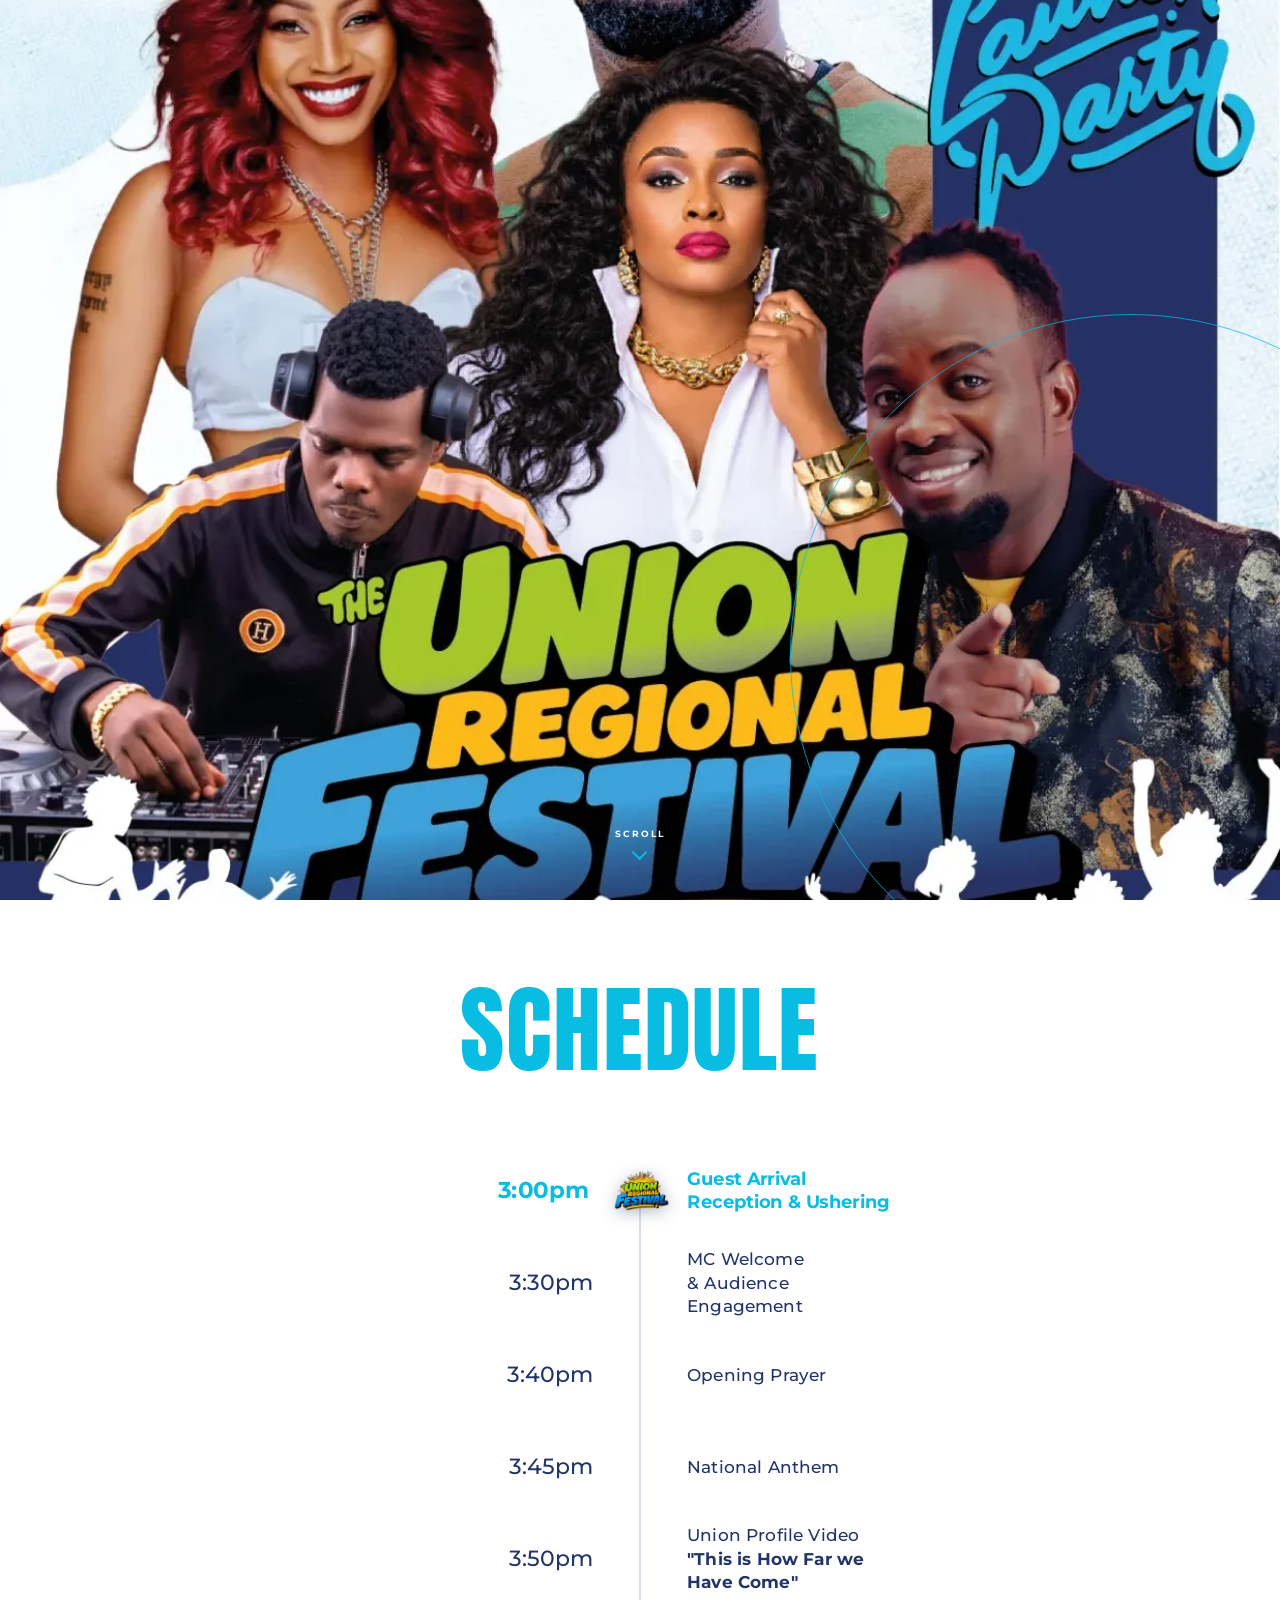
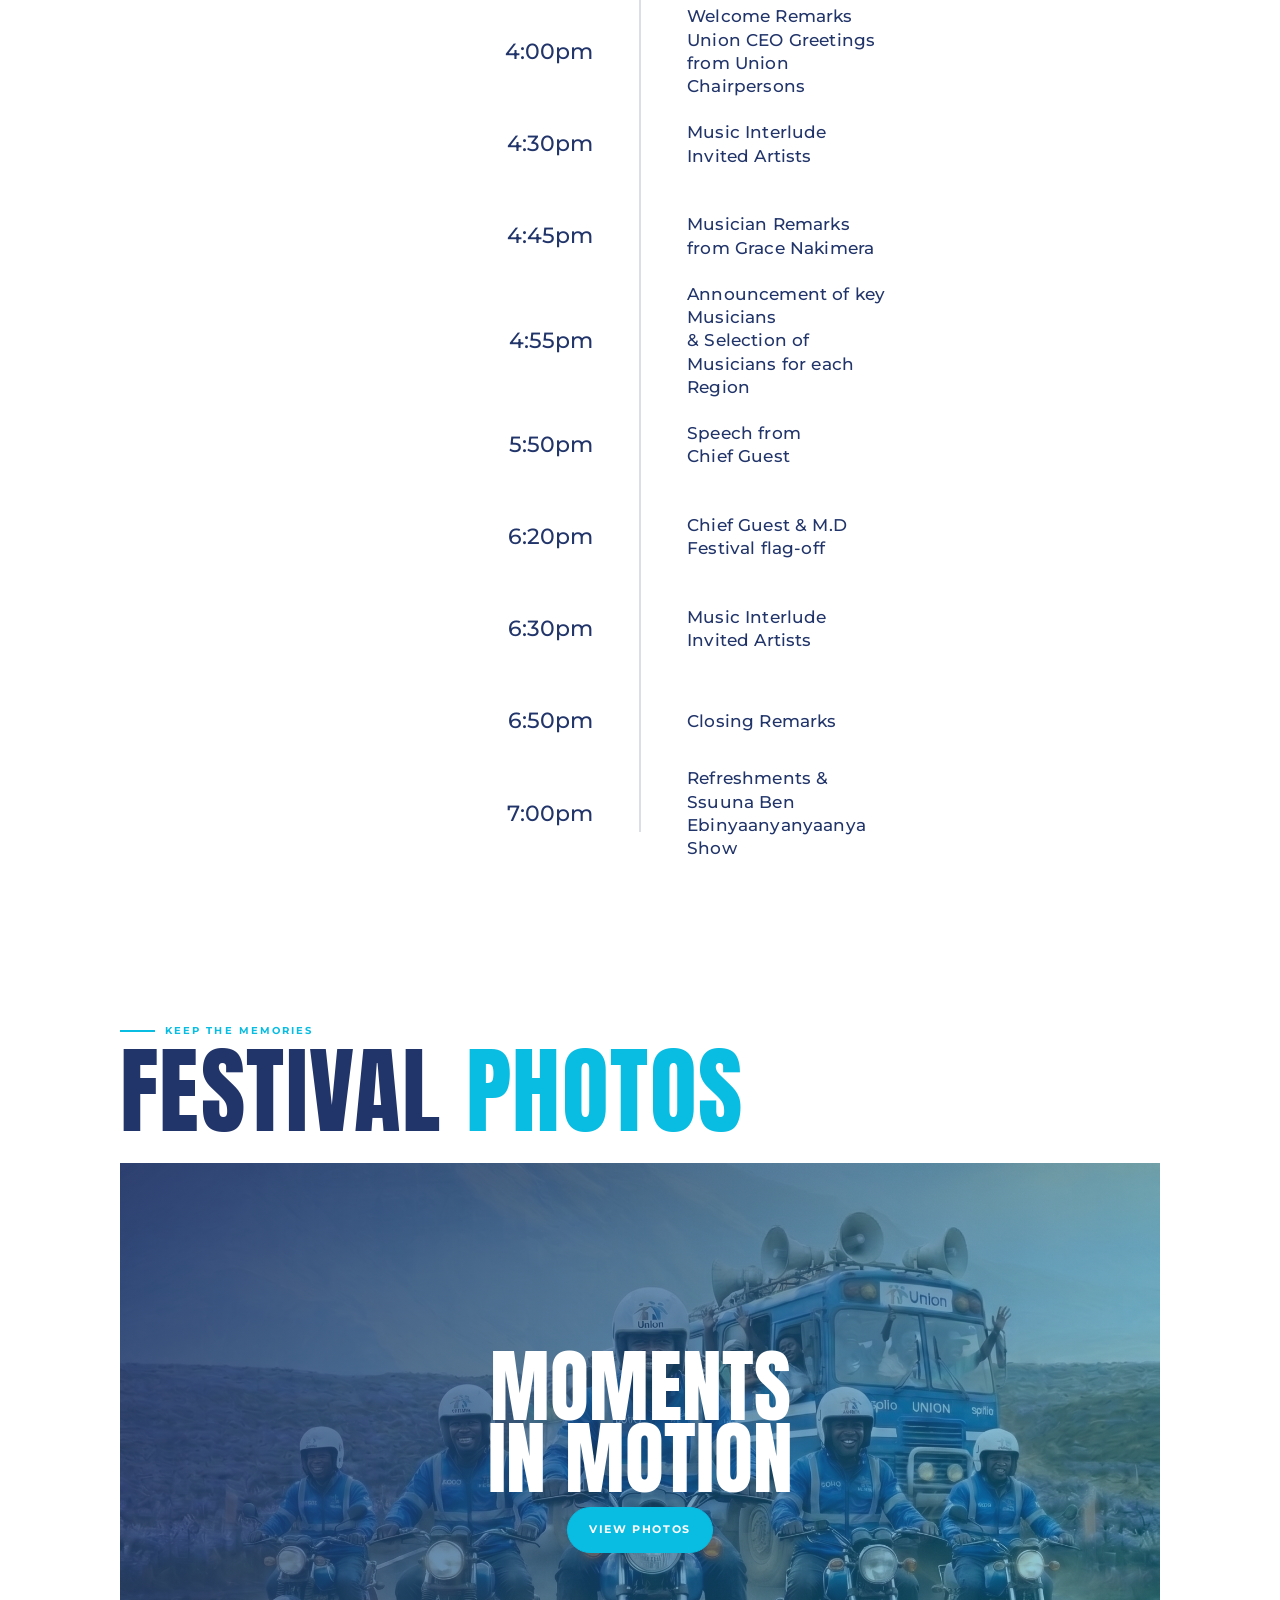
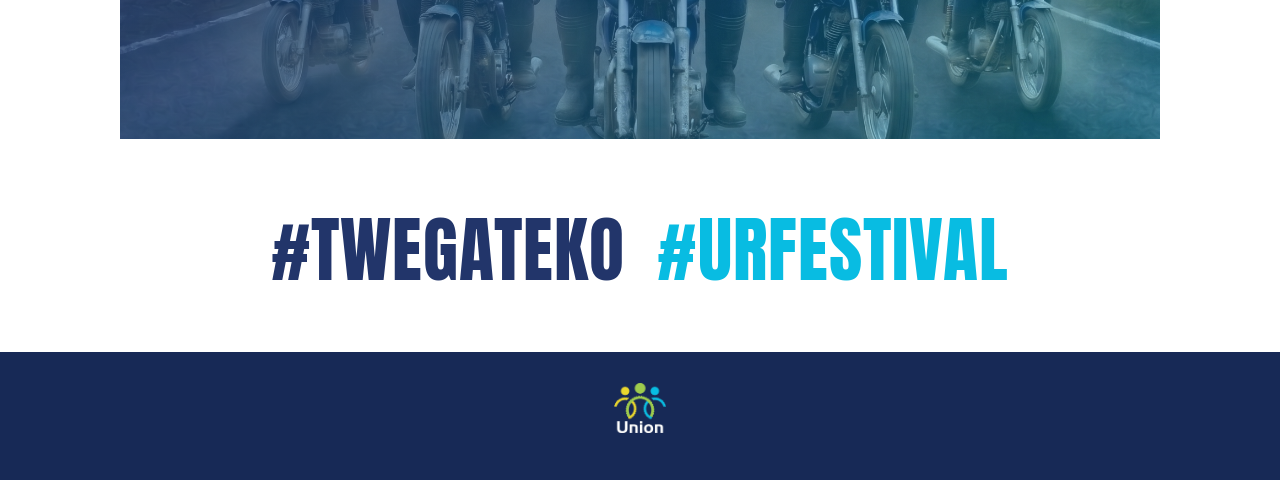
<file: Invitations/index.html>
<!doctype html>
<html lang="en">
<head>
  <meta charset="utf-8">
  <meta name="viewport" content="width=device-width, initial-scale=1">
  <meta name="theme-color" content="#22356A">
  <meta name="description" content="Celebrate Uganda's regions at the Union Regional Festival, an evening of live music, DJs and performances bringing people together.">
  <title>Union | Regional Festival</title>
  <link rel="icon" type="image/png" href="./regional%20festival%20logo.png">
  <link rel="apple-touch-icon" href="./regional%20festival%20logo.png">
  <link rel="canonical" href="https://www.kaizensuppliesltd.com/Invitations/">
  <meta property="og:type" content="website">
  <meta property="og:site_name" content="Union Regional Festival">
  <meta property="og:title" content="Union Regional Festival | One Union, One Festival">
  <meta property="og:description" content="Celebrate Uganda's regions at the Union Regional Festival, an evening of live music, DJs and performances bringing people together.">
  <meta property="og:url" content="https://www.kaizensuppliesltd.com/Invitations/">
  <meta property="og:image" content="https://www.kaizensuppliesltd.com/Invitations/union-festival-hero.webp">
  <meta property="og:image:alt" content="Union Regional Festival poster featuring musicians and live performances">
  <meta name="twitter:card" content="summary_large_image">
  <meta name="twitter:title" content="Union Regional Festival | One Union, One Festival">
  <meta name="twitter:description" content="Celebrate Uganda's regions at the Union Regional Festival, an evening of live music, DJs and performances bringing people together.">
  <meta name="twitter:image" content="https://www.kaizensuppliesltd.com/Invitations/union-festival-hero.webp">
  <link rel="preconnect" href="https://fonts.googleapis.com">
  <link rel="preconnect" href="https://fonts.gstatic.com" crossorigin>
  <link href="https://fonts.googleapis.com/css2?family=Anton&family=Montserrat:wght@400;500;600;700&display=swap" rel="stylesheet">
  <!-- Google Tag Manager -->
  <script>(function(w,d,s,l,i){w[l]=w[l]||[];w[l].push({'gtm.start':
  new Date().getTime(),event:'gtm.js'});var f=d.getElementsByTagName(s)[0],
  j=d.createElement(s),dl=l!='dataLayer'?'&l='+l:'';j.async=true;j.src=
  'https://www.googletagmanager.com/gtm.js?id='+i+dl;f.parentNode.insertBefore(j,f);
  })(window,document,'script','dataLayer','GTM-N6D3N4JN');</script>
  <!-- Google Analytics -->
  <script async src="https://www.googletagmanager.com/gtag/js?id=G-TTNT13X4R1"></script>
  <script>
    window.dataLayer = window.dataLayer || [];
    function gtag(){dataLayer.push(arguments);}
    gtag('js', new Date());
    gtag('config', 'G-TTNT13X4R1');
  </script>
  <style>
    :root { --navy:#22356A; --cyan:#08BCE2; --white:#fff; --ink:#14234e; --soft:#edf8fc; --ease:cubic-bezier(.22,.8,.24,1); }
    * { box-sizing:border-box; }
    html { scroll-behavior:smooth; background:var(--navy); }
    body { margin:0; overflow-x:hidden; color:var(--navy); font-family:Montserrat,Arial,sans-serif; background:var(--white); }
    a { font:inherit; touch-action:manipulation; }
    .hero { position:relative; display:grid; min-height:100svh; place-items:end center; padding:80px clamp(20px,6vw,80px) max(42px,env(safe-area-inset-bottom)); overflow:hidden; color:var(--white); background:var(--navy); isolation:isolate; }
    .hero::before { position:absolute; z-index:-2; inset:0; background:url('./union-festival-hero.webp') center/cover no-repeat; content:""; animation:hero-enter 1.1s var(--ease) both; }
    .hero::after { position:absolute; z-index:-1; inset:auto -15% -6rem auto; width:min(78vw,680px); aspect-ratio:1; border:1px solid rgba(8,188,226,.75); border-radius:50%; content:""; }
    @keyframes hero-enter { from { transform:scale(1.05); opacity:.2; } to { transform:scale(1); opacity:1; } }
    .hero-content { width:min(100%,1100px); text-align:center; animation:rise .75s .18s var(--ease) both; }
    @keyframes rise { from { opacity:0; transform:translateY(24px); } to { opacity:1; transform:none; } }
    .eyebrow { margin:24px 0 10px; color:var(--cyan); font-size:.66rem; font-weight:700; letter-spacing:.22em; text-transform:uppercase; }
    h1,h2,h3,p { margin-top:0; }
    .hero h1 { max-width:700px; margin:0 auto; font:400 clamp(3.25rem,15vw,8.5rem)/.83 Anton,sans-serif; letter-spacing:.02em; text-transform:uppercase; }
    .hero h1 em { display:block; color:var(--cyan); font-style:normal; }
    .hero-copy { max-width:440px; margin:20px auto 0; font-size:clamp(.77rem,2.5vw,1rem); font-weight:500; line-height:1.7; }
    .scroll-cue { display:inline-grid; justify-items:center; gap:8px; margin-top:30px; color:var(--white); font-size:.58rem; font-weight:700; letter-spacing:.2em; text-decoration:none; text-transform:uppercase; }
    .scroll-cue::after { width:9px; height:9px; border-right:2px solid var(--cyan); border-bottom:2px solid var(--cyan); content:""; transform:rotate(45deg); animation:bob 1.5s ease-in-out infinite; }
    @keyframes bob { 50% { transform:translateY(5px) rotate(45deg); } }
    .page { min-height:100svh; display:grid; align-items:center; padding:100px clamp(20px,6vw,92px) 68px; }
    .page-inner { width:min(100%,1040px); margin:auto; }
    .section-kicker { display:flex; align-items:center; gap:10px; margin-bottom:12px; color:var(--cyan); font-size:.65rem; font-weight:700; letter-spacing:.2em; text-transform:uppercase; }
    .section-kicker::before { width:35px; height:2px; background:currentColor; content:""; }
    .section-title { max-width:800px; margin-bottom:30px; color:var(--navy); font:400 clamp(2.65rem,10vw,6rem)/.88 Anton,sans-serif; letter-spacing:.015em; text-transform:uppercase; }
    .section-title span { color:var(--cyan); }
    .intro { max-width:560px; margin-bottom:36px; font-size:clamp(.82rem,2vw,1rem); line-height:1.8; }
    .sr-only { position:absolute; width:1px; height:1px; padding:0; margin:-1px; overflow:hidden; clip:rect(0,0,0,0); white-space:nowrap; border:0; }
    .festival-tags-section { padding:0 20px 68px; background:var(--white); text-align:center; }
    .festival-tags { display:flex; flex-wrap:wrap; align-items:center; justify-content:center; gap:clamp(14px,5vw,32px); margin:0; padding:0 12px; font:400 clamp(2rem,7.5vw,4.5rem)/.95 Anton,sans-serif; letter-spacing:.015em; text-transform:uppercase; }
    .festival-tags-primary { color:var(--navy); }
    .festival-tags-secondary { color:var(--cyan); }
    .schedule { min-height:auto; padding-top:clamp(58px,8vw,88px); padding-bottom:clamp(34px,5vw,56px); background:var(--white); }
    .schedule .section-title { margin:0 auto clamp(42px,8vw,72px); color:var(--cyan); font:400 clamp(2.65rem,10vw,6rem)/.88 Anton,sans-serif; letter-spacing:.015em; text-align:center; text-transform:uppercase; }
    .schedule-list { position:relative; display:grid; gap:0; width:100%; max-width:520px; margin:auto; }
    .schedule-list::before { position:absolute; top:28px; bottom:28px; left:50%; width:1px; background:rgba(34,53,106,.32); content:""; transform:translateX(-50%); }
    .schedule-item { position:relative; z-index:1; display:grid; grid-template-columns:minmax(0,1fr) 54px minmax(0,1fr); align-items:center; min-height:92px; }
    .schedule-time { grid-column:1; padding-right:20px; color:var(--navy); font-size:clamp(1rem,3.4vw,1.35rem); font-weight:500; line-height:1.15; text-align:right; transition:color .28s var(--ease),transform .28s var(--ease); }
    .schedule-item.is-active .schedule-time { color:var(--cyan); font-weight:700; transform:translateX(-3px) scale(1.05); transform-origin:right center; }
    .schedule-item h3 { grid-column:3; margin:0; padding-left:20px; color:var(--navy); font-size:clamp(.88rem,2.5vw,1.08rem); font-weight:500; letter-spacing:.01em; line-height:1.35; text-transform:none; transition:color .28s var(--ease),transform .28s var(--ease); }
    .schedule-item.is-active h3 { color:var(--cyan); font-weight:700; transform:scale(1.02); transform-origin:left center; }
    .photos { background:var(--white); }
    .photo-shell { position:relative; min-height:min(64svh,620px); display:grid; place-items:center; padding:30px; overflow:hidden; background:var(--navy); color:var(--white); text-align:center; }
    .photo-shell::before { position:absolute; inset:0; background:linear-gradient(130deg,rgba(34,53,106,.88),rgba(8,188,226,.36)),url('./unionboda.jpg') center/cover; content:""; }
    .photo-shell > div { position:relative; z-index:1; }
    .photo-shell h3 { margin-bottom:13px; font:400 clamp(2.5rem,9vw,5rem)/.9 Anton,sans-serif; text-transform:uppercase; }
    .photo-shell p { max-width:430px; margin-bottom:24px; font-size:.82rem; line-height:1.7; }
    .button { display:inline-block; min-height:46px; padding:15px 21px; border:1px solid var(--cyan); border-radius:999px; color:var(--white); background:var(--cyan); font-size:.66rem; font-weight:700; letter-spacing:.15em; text-decoration:none; text-transform:uppercase; transition:color .25s,background .25s,transform .25s; }
    .button:hover,.button:focus-visible { color:var(--cyan); background:var(--white); transform:translateY(-2px); }
    .footer { padding:30px 20px max(30px,env(safe-area-inset-bottom)); color:var(--white); background:#172956; text-align:center; }
    .footer img { width:52px; height:52px; margin-bottom:12px; object-fit:contain; }
    .footer p { margin:0; font-size:.58rem; font-weight:600; letter-spacing:.14em; text-transform:uppercase; }
    :focus-visible { outline:3px solid var(--cyan); outline-offset:4px; }
    .schedule-logo-button { position:absolute; z-index:2; top:28px; left:50%; display:grid; width:76px; height:48px; place-items:center; padding:0; border:0; border-radius:0; background:transparent; filter:drop-shadow(0 3px 8px rgba(20,35,78,.35)); cursor:pointer; transform:translate(-50%,-50%); transition:top .55s var(--ease),filter .2s,opacity .2s; }
    .schedule-logo-button:hover,.schedule-logo-button:focus-visible { filter:drop-shadow(0 5px 11px rgba(20,35,78,.5)); }
    .schedule-logo-button:disabled { cursor:default; opacity:.72; }
    .schedule-logo-button img { display:block; width:100%; height:100%; object-fit:contain; }
    @media (max-width:699px) {
      .hero { min-height:100vh; min-height:100svh; padding:clamp(24px,7vh,56px) 20px max(32px,env(safe-area-inset-bottom)); }
      .page { min-height:auto; padding:68px 20px 44px; }
      .schedule { padding-top:50px; padding-bottom:32px; }
      .schedule .section-title { margin-bottom:32px; font-size:clamp(2.4rem,11vw,3.4rem); }
      .schedule-list { max-width:420px; }
      .schedule-list::before { left:50%; }
      .schedule-item { grid-template-columns:minmax(0,1fr) 44px minmax(0,1fr); column-gap:0; min-height:0; align-items:center; padding:10px 0; }
      .schedule-time { grid-column:1; padding:0 8px 0 0; font-size:.82rem; text-align:right; white-space:nowrap; }
      .schedule-item.is-active .schedule-time { transform:none; }
      .schedule-item h3 { grid-column:3; padding:0 0 0 8px; font-size:.86rem; line-height:1.35; }
      .schedule-item.is-active h3 { transform:none; }
      .schedule-logo-button { left:50%; width:68px; height:44px; }
      .photos.page { min-height:auto; padding:56px 20px 40px; }
      .photo-shell { min-height:min(56svh,440px); padding:24px 18px; }
      .photo-shell h3 { font-size:clamp(2.25rem,10vw,3.2rem); }
      .button { min-height:48px; padding:15px 22px; font-size:.72rem; }
      .festival-tags-section { padding:0 18px 36px; }
      .festival-tags { gap:12px 18px; padding:0; font-size:clamp(2rem,9vw,3rem); }
      .footer { padding:24px 20px max(24px,env(safe-area-inset-bottom)); }
    }
    @media (max-width:360px) {
      .schedule-item { grid-template-columns:minmax(0,1fr) 40px minmax(0,1fr); }
      .schedule-logo-button { width:62px; height:40px; }
    }
    @media (min-width:700px) {
      /* Keep the scroll cue in its original lower-centre position. */
      .hero { place-items:end center; padding:80px 7vw max(42px,env(safe-area-inset-bottom)); }
      .hero-content { display:flex; flex-direction:column; align-items:center; text-align:center; }
      .hero h1,.hero-copy { margin-left:auto; margin-right:auto; }
      .scroll-cue { margin:8px auto 0; }
    }
    @media (prefers-reduced-motion:reduce) { *,*::before,*::after { scroll-behavior:auto!important; animation-duration:.01ms!important; transition-duration:.01ms!important; } }
  </style>
</head>
<body>
  <!-- Google Tag Manager (noscript) -->
  <noscript><iframe src="https://www.googletagmanager.com/ns.html?id=GTM-N6D3N4JN"
  height="0" width="0" style="display:none;visibility:hidden"></iframe></noscript>
  <main>
    <section class="hero" id="home">
      <div class="hero-content">
        <a class="scroll-cue" href="#schedule">Scroll</a>
      </div>
    </section>
    <section class="page schedule" id="schedule" aria-labelledby="scheduleTitle">
      <div class="page-inner">
        <h2 class="section-title" id="scheduleTitle">Schedule</h2>
        <div class="schedule-list">
          <article class="schedule-item"><time class="schedule-time">3:00pm</time><h3>Guest Arrival<br>Reception & Ushering</h3></article>
          <article class="schedule-item"><time class="schedule-time">3:30pm</time><h3>MC Welcome<br>& Audience Engagement</h3></article>
          <article class="schedule-item"><time class="schedule-time">3:40pm</time><h3>Opening Prayer</h3></article>
          <article class="schedule-item"><time class="schedule-time">3:45pm</time><h3>National Anthem</h3></article>
          <article class="schedule-item"><time class="schedule-time">3:50pm</time><h3>Union Profile Video<br><b>"This is How Far we Have Come"</b></h3></article>
          <article class="schedule-item"><time class="schedule-time">4:00pm</time><h3>Welcome Remarks<br>Union CEO Greetings from Union Chairpersons</h3></article>
          <article class="schedule-item"><time class="schedule-time">4:30pm</time><h3>Music Interlude<br>Invited Artists</h3></article>
          <article class="schedule-item"><time class="schedule-time">4:45pm</time><h3>Musician Remarks<br>from Grace Nakimera</h3></article>
          <article class="schedule-item"><time class="schedule-time">4:55pm</time><h3>Announcement of key Musicians<br>& Selection of Musicians for each Region</h3></article>
          <article class="schedule-item"><time class="schedule-time">5:50pm</time><h3>Speech from <br>Chief Guest</h3></article>
          <article class="schedule-item"><time class="schedule-time">6:20pm</time><h3>Chief Guest & M.D<br> Festival flag-off</h3></article>
          <article class="schedule-item"><time class="schedule-time">6:30pm</time><h3>Music Interlude<br>Invited Artists</h3></article>
           <article class="schedule-item"><time class="schedule-time">6:50pm</time><h3>Closing Remarks</h3></article>
          <article class="schedule-item"><time class="schedule-time">7:00pm</time><h3>Refreshments & Ssuuna Ben<br>Ebinyaanyanyaanya Show</h3></article>
          <button class="schedule-logo-button" type="button" aria-label="Scroll to the next schedule item"><img src="./regional-festival-logo.webp" alt=""></button>
        </div>
      </div>
    </section>
    <section class="page photos" id="photos" aria-labelledby="photosTitle">
      <div class="page-inner">
        <p class="section-kicker">Keep the memories</p>
        <h2 class="section-title" id="photosTitle">Festival <span>photos</span></h2>
        <div class="photo-shell"><div><h3>Moments<br>in motion</h3>
          <a class="button" href="https://drive.google.com/drive/folders/1r0lBHB5t6grol3BiIU1wCbMouaXEBq83?usp=sharing" target="_blank" rel="noopener noreferrer">View Photos</a></div></div>
      </div>
    </section>
    <section class="festival-tags-section" aria-label="Festival hashtags">
      <p class="festival-tags"><span class="festival-tags-primary">#Twegateko</span><span class="festival-tags-secondary">#URFestival</span></p>
    </section>
  </main>
  <footer class="footer"><img src="./Union_logo_reversed.png" alt="Union logo"></footer>
  <script>
    const scheduleList=document.querySelector('.schedule-list');
    const scheduleLogoButton=scheduleList.querySelector('.schedule-logo-button');
    let scheduleFrame;
    const updateScheduleMarker=()=>{
      scheduleFrame=undefined;
      const items=[...scheduleList.querySelectorAll('.schedule-item')];
      const listRect=scheduleList.getBoundingClientRect();
      const progress=Math.min(1,Math.max(0,(innerHeight*.7-listRect.top)/scheduleList.offsetHeight));
      const activeIndex=Math.round(progress*(items.length-1));
      items.forEach((item,index)=>item.classList.toggle('is-active',index===activeIndex));
      scheduleLogoButton.style.top=`${items[activeIndex].offsetTop+items[activeIndex].offsetHeight/2}px`;
      scheduleLogoButton.disabled=activeIndex===items.length-1;
    };
    const requestScheduleMarker=()=>{if(!scheduleFrame)scheduleFrame=requestAnimationFrame(updateScheduleMarker);};
    scheduleLogoButton.addEventListener('click',()=>{
      const items=[...scheduleList.querySelectorAll('.schedule-item')];
      const activeIndex=items.findIndex(item=>item.classList.contains('is-active'));
      items[Math.min(activeIndex+1,items.length-1)].scrollIntoView({behavior:matchMedia('(prefers-reduced-motion: reduce)').matches?'auto':'smooth',block:'center'});
    });
    requestScheduleMarker();
    addEventListener('scroll',requestScheduleMarker,{passive:true});
    addEventListener('resize',requestScheduleMarker);
  </script>
</body>
</html>
</file>
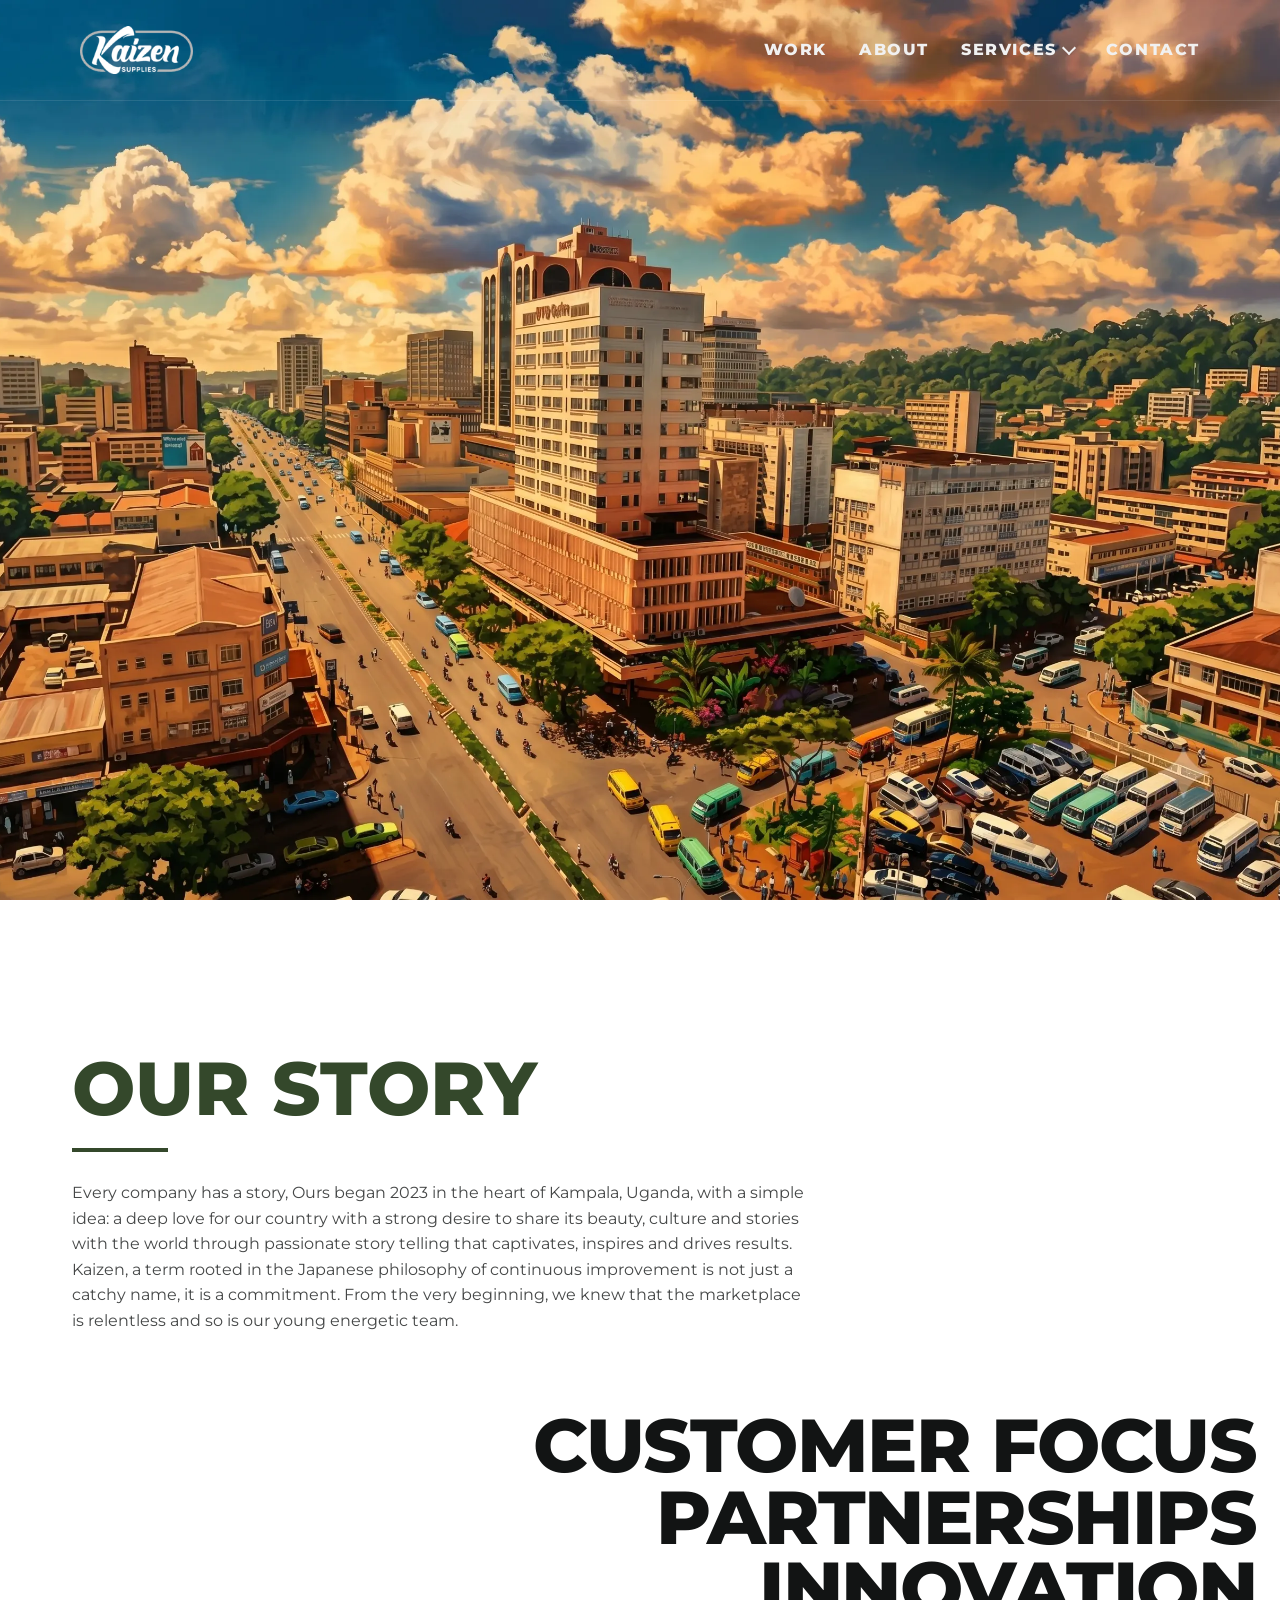
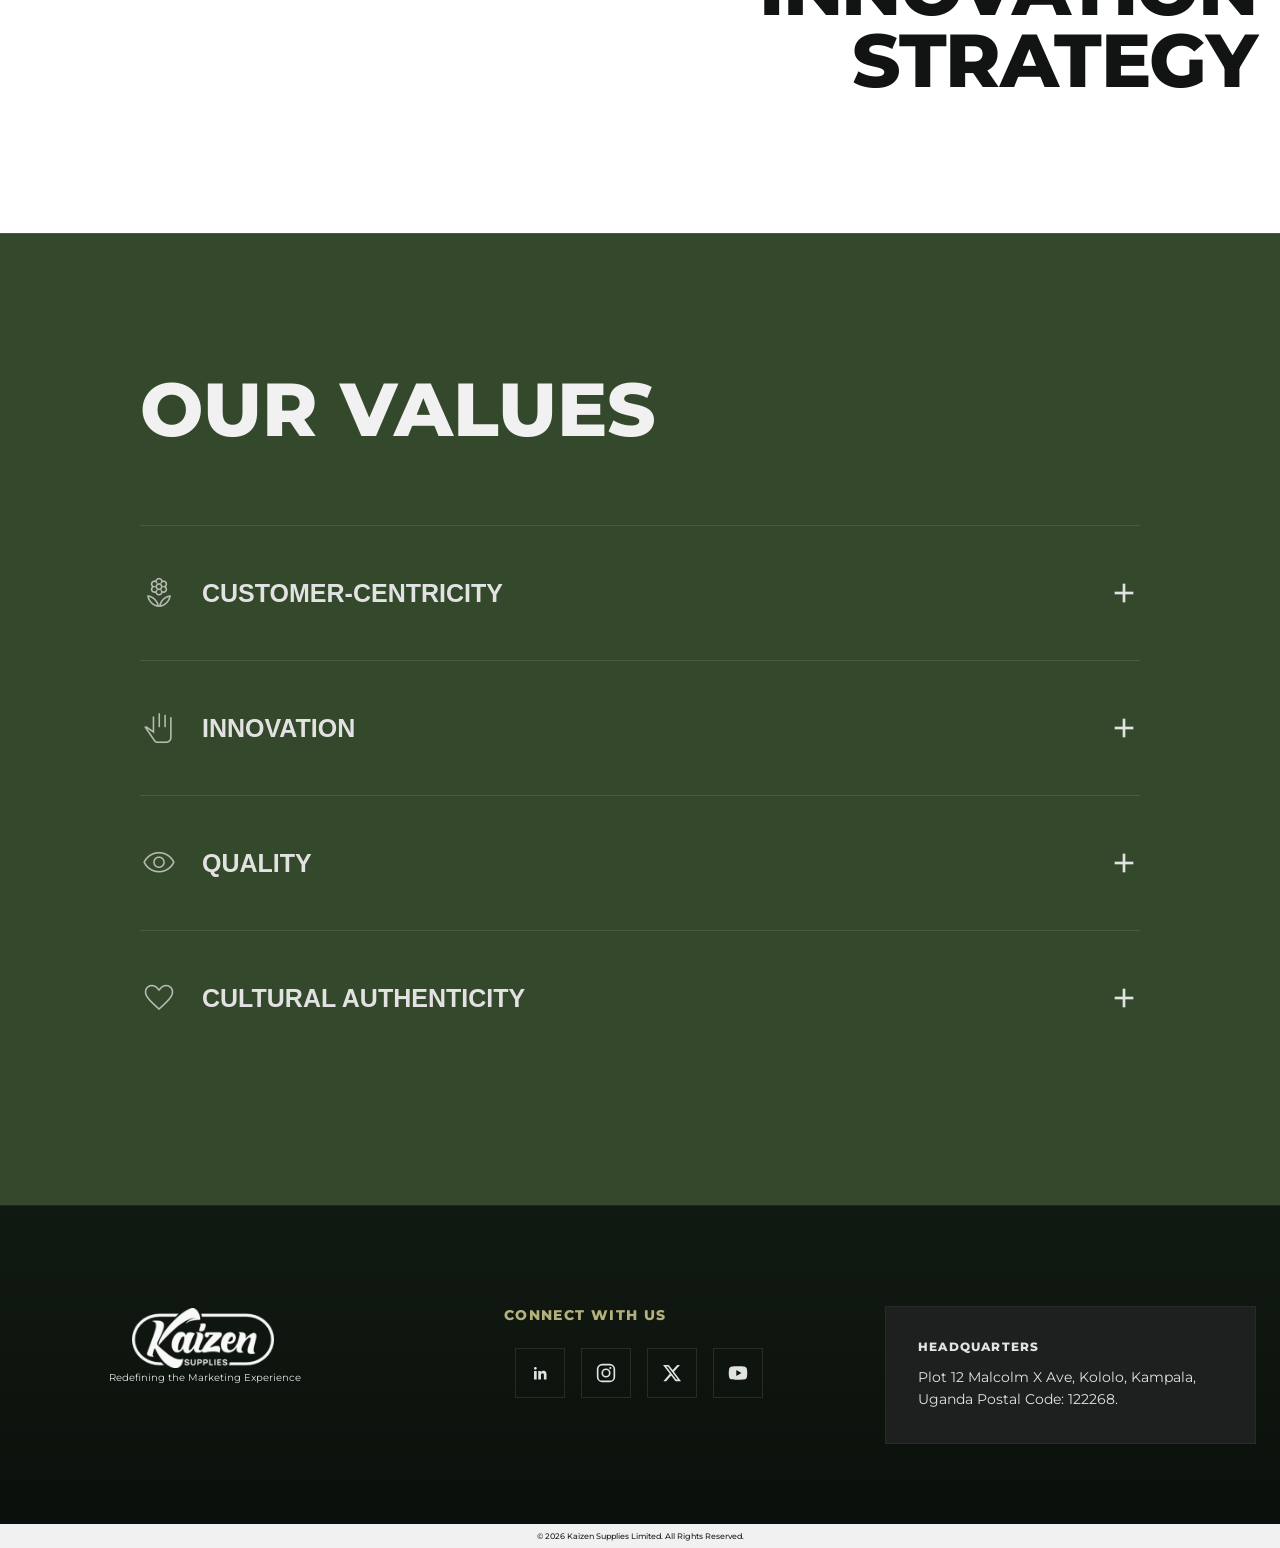
<file: about.html>
<!doctype html>
<html lang="en">
  <head>
    <!-- Google Tag Manager -->
<script>(function(w,d,s,l,i){w[l]=w[l]||[];w[l].push({'gtm.start':
new Date().getTime(),event:'gtm.js'});var f=d.getElementsByTagName(s)[0],
j=d.createElement(s),dl=l!='dataLayer'?'&l='+l:'';j.async=true;j.src=
'https://www.googletagmanager.com/gtm.js?id='+i+dl;f.parentNode.insertBefore(j,f);
})(window,document,'script','dataLayer','GTM-N6D3N4JN');</script>
<!-- End Google Tag Manager -->
    <meta charset="utf-8" />
    <meta content="width=device-width, initial-scale=1.0" name="viewport" />
    <meta
  name="description"
  content="Kaizen Supplies is a Kampala-based creative agency founded in 2023 on a passion for
  Ugandan culture and storytelling. We deliver innovative branding, media, and marketing solutions
  rooted in authenticity, quality, and continuous improvement."
/>
<meta
  name="keywords"
  content="Ugandan creative agency, storytelling agency Kampala, African visual storytelling,
  customer-focused marketing agency, innovative branding agency Africa, culturally authentic marketing Uganda,
  homegrown agency Uganda, brand storytelling Uganda, East Africa marketing agency,
  purpose-driven agency Kampala, Ugandan culture and creativity, reliable branding partner Uganda,
  African creative studio, agency for startups Uganda, NGO marketing agency Uganda,
  celebrating Ugandan stories, top creative agency Kampala, brand growth Uganda"
/>
    <meta name="author" content="Kaizen Supplies Ltd"/>
    <meta name="robots" content="index, follow, max-image-preview:large, max-snippet:-1, max-video-preview:-1"/>
    <link rel="canonical" href="https://www.kaizensuppliesltd.com/about.html"/>
    <meta property="og:image:type" content="image/webp"/>
<meta property="og:image:width" content="1200"/>
<meta property="og:image:height" content="630"/>
    <meta property="og:type" content="website"/>
    <meta property="og:site_name" content="Kaizen Supplies Ltd"/>
    <meta property="og:title" content="About Kaizen Supplies Ltd | Creative Agency in Kampala"/>
    <meta property="og:description" content="Discover Kaizen Supplies Ltd, a Kampala creative agency founded in 2023 and rooted in Ugandan culture, storytelling and continuous improvement."/>
    <meta property="og:url" content="https://www.kaizensuppliesltd.com/about.html"/>
    <meta property="og:image" content="https://www.kaizensuppliesltd.com/kaizensuppliesltd_image04.webp"/>
    <meta property="og:image:alt" content="About Kaizen Supplies Ltd"/>
    <meta property="og:locale" content="en_UG"/>
    <meta name="twitter:card" content="summary_large_image"/>
    <meta name="twitter:title" content="About Kaizen Supplies Ltd | Creative Agency in Kampala"/>
    <meta name="twitter:description" content="A Kampala creative agency rooted in Ugandan culture, storytelling and continuous improvement."/>
    <meta name="twitter:image" content="https://www.kaizensuppliesltd.com/kaizensuppliesltd_image04.webp"/>
    <meta name="twitter:image:alt" content="Kaizen Supplies Ltd team and company story"/>
    <title>About Kaizen Supplies Ltd | Creative Agency in Kampala</title>
    <script type="application/ld+json">
    {
  "@context":"https://schema.org",
  "@type":"AboutPage",
  "@id":"https://www.kaizensuppliesltd.com/about.html#webpage",
  "url":"https://www.kaizensuppliesltd.com/about.html",
  "name":"About Kaizen Supplies Ltd",
  "description":"Learn about Kaizen Supplies Ltd, a creative marketing agency in Kampala, Uganda founded in 2023 and dedicated to helping brands grow through storytelling, branding and strategic marketing.",
  "isPartOf":{
    "@type":"WebSite",
    "@id":"https://www.kaizensuppliesltd.com/#website",
    "name":"Kaizen Supplies Ltd",
    "url":"https://www.kaizensuppliesltd.com"
  },
  "about":{
    "@id":"https://www.kaizensuppliesltd.com/#organization"
  },
  "primaryImageOfPage":{
    "@type":"ImageObject",
    "url":"https://www.kaizensuppliesltd.com/kaizensuppliesltd_image04.webp"
  },
  "inLanguage":"en-UG"
}
    </script>
    <script type="application/ld+json">
    {
  "@context":"https://schema.org",
  "@type":"Organization",
  "@id":"https://www.kaizensuppliesltd.com/#organization",
  "name":"Kaizen Supplies Ltd",
  "alternateName":"Kaizen Supplies Limited",
  "url":"https://www.kaizensuppliesltd.com",
  "logo":"https://www.kaizensuppliesltd.com/logoblackfull.webp",
  "image":"https://www.kaizensuppliesltd.com/kaizensuppliesltd_image04.webp",
  "description":"Kaizen Supplies Ltd is a creative marketing agency based in Kampala, Uganda that helps brands grow through storytelling, branding, digital marketing, content creation and media production.",
  "slogan":"Beyond Marketing, Building Legacies",
  "foundingDate":"2023",
  "foundingLocation":{
    "@type":"Place",
    "name":"Kampala, Uganda"
  },
  "address":{
    "@type":"PostalAddress",
    "streetAddress":"Plot 12 Malcolm X Avenue, Kololo",
    "addressLocality":"Kampala",
    "addressCountry":"UG"
  },
  "areaServed":{
    "@type":"Country",
    "name":"Uganda"
  },
  "knowsAbout":[
    "Brand Strategy",
    "Digital Marketing",
    "Social Media Marketing",
    "Content Creation",
    "Media Production",
    "Experiential Marketing",
    "Creative Campaigns",
    "Marketing Strategy"
  ],
  "sameAs":[
    "https://www.linkedin.com/company/kaizen-supplies-limited/posts/?feedView=all",
    "https://www.instagram.com/kaizensuppliesltd?igsi=Z2dsNjZ2a2cycmlv",
    "https://www.tiktok.com/@kaizensuppliesltd?_r=1&_t=ZS-99OXgsoG3k5"
    "https://x.com/kaizensupplies"
  ]
}
</script>
<script type="application/ld+json">
{
  "@context":"https://schema.org",
  "@type":"ProfessionalService",
  "@id":"https://www.kaizensuppliesltd.com/about.html#service",
  "name":"Kaizen Supplies Ltd Creative Marketing Services",
  "url":"https://www.kaizensuppliesltd.com/about.html",
  "provider":{
    "@id":"https://www.kaizensuppliesltd.com/#organization"
  },
  "industry":"Marketing and Advertising",
  "serviceArea":{
    "@type":"Country",
    "name":"Uganda"
  },
  "hasOfferCatalog":{
    "@type":"OfferCatalog",
    "name":"Creative Marketing Services",
    "itemListElement":[
      {
        "@type":"Offer",
        "itemOffered":{
          "@type":"Service",
          "name":"Brand Strategy"
        }
      },
      {
        "@type":"Offer",
        "itemOffered":{
          "@type":"Service",
          "name":"Social Media Marketing"
        }
      },
      {
        "@type":"Offer",
        "itemOffered":{
          "@type":"Service",
          "name":"Content Creation"
        }
      },
      {
        "@type":"Offer",
        "itemOffered":{
          "@type":"Service",
          "name":"Media Production"
        }
      },
      {
        "@type":"Offer",
        "itemOffered":{
          "@type":"Service",
          "name":"Experiential Marketing"
        }
      }
    ]
  }
}
</script>
<script type="application/ld+json">
  {
  "@context":"https://schema.org",
  "@type":"BreadcrumbList",
  "itemListElement":[
    {
      "@type":"ListItem",
      "position":1,
      "name":"Home",
      "item":"https://www.kaizensuppliesltd.com/"
    },
    {
      "@type":"ListItem",
      "position":2,
      "name":"About",
      "item":"https://www.kaizensuppliesltd.com/about.html"
    }
  ]
}
</script>
    <link rel="icon" type="image/png" href="Newfavicon.PNG">
    <link rel="stylesheet" href="projects-menu.css?v=20261102-2" />
    <script src="projects-menu.js?v=20261024-2" defer></script>
    <link href="https://fonts.googleapis.com" rel="preconnect" />
    <link crossorigin="" href="https://fonts.gstatic.com" rel="preconnect" />
    <link
      href="https://fonts.googleapis.com/css2?family=Caveat:wght@400;700&family=Cinzel:wght@400;700;800&family=Montserrat:wght@400;600;700;800;900&family=Nuosu+SIL&family=Ribeye+Marrow&display=swap"
      rel="stylesheet"
    />
    <link
      href="https://fonts.googleapis.com/css2?family=Material+Symbols+Outlined:wght,FILL@100..700,0..1&display=swap"
      rel="stylesheet"
    />
    <style>
      ::selection {
        background: #ffb2be;
        color: #660025;
      }

      main img {
        border-radius: 16px;
      }

      .material-symbols-outlined {
        font-variation-settings:
          "FILL" 0,
          "wght" 400,
          "GRAD" 0,
          "opsz" 24;
      }

      .brand-link:hover {
        opacity: 0.8;
      }

      .brand-link img {
        height: 48px;
        width: auto;
        object-fit: contain;
        display: block;
        box-sizing: border-box;
      }

      .brand-link:active,
      .nav-link:active,
      .menu-button:active {
        transform: scale(0.95);
      }

      .nav-link {
        position: relative;
        text-decoration: none;
        color: #080f05;
      }

      .nav-link::after {
        content: "";
        position: absolute;
        left: 0;
        bottom: 8px;
        width: 0;
        height: 2px;
        background: #ffffff;
        transition: width 0.3s ease;
      }

      .nav-link:hover::after {
        width: 100%;
      }

      .nav-link:hover {
        color: #080f05;
      }

      .accordion-header:hover {
        color: #ffdade;
      }

      .accordion-content {
        max-height: 0;
        overflow: hidden;
        transition: max-height 0.45s ease;
      }

      .accordion-item.active .accordion-content {
        max-height: 220px;
      }

      .accordion-item.active .icon-plus {
        transform: rotate(45deg);
      }

      .site-header.menu-open .nav-list {
        display: flex;
        opacity: 1;
        visibility: visible;
        pointer-events: auto;
        transform: translateY(0);
      }

      .footer-link {
        width: 48px;
        height: 48px;
        border: 1px solid rgba(255, 255, 255, 0.1);
        display: inline-flex;
        align-items: center;
        justify-content: center;
        color: #EFE6DC;
        text-decoration: none;
        transition: color 0.25s ease, border-color 0.25s ease;
      }

      .footer-link:hover {
        color: #435334;
        border-color: #435334;
      }

      .footer-heading {
        color: #B3B07B;
      }

      .footer-text {
        color: #EFE6DC;
      }

      .text-reveal {
        opacity: 0;
        transform: translateY(22px);
        transition:
          opacity 0.75s cubic-bezier(0.22, 1, 0.36, 1),
          transform 0.75s cubic-bezier(0.22, 1, 0.36, 1);
        will-change: opacity, transform;
      }

      .text-reveal.is-visible {
        opacity: 1;
        transform: translateY(0);
      }

      @media (max-width: 767px) {
        .nav-list {
          display: none !important;
        }

        .site-header.menu-open .nav-list {
          display: flex !important;
          background: #ffffff !important;
        }

        .site-header.menu-open .nav-link,
        .site-header.menu-open .nav-link:hover {
          color: #080F05 !important;
        }

    .about-intro-copy {
      margin-left: 0 !important;
      max-width: 100% !important;
    }

    .about-intro-title {
      font-size: clamp(32px, 11vw, 48px) !important;
      line-height: 1 !important;
    }

    .about-intro-title > span:first-child {
      border-bottom-width: 3px !important;
      padding-bottom: 10px !important;
    }

    .about-capabilities {
      text-align: right !important;
    }

    .about-capabilities .capabilities-text {
      display: block !important;
      width: fit-content !important;
      margin-left: auto !important;
      margin-right: 0 !important;
      margin-bottom: 8px !important;
      font-size: clamp(30px, 10.5vw, 48px) !important;
      line-height: 0.92 !important;
      letter-spacing: -0.01em !important;
      overflow-wrap: anywhere;
      text-align: right !important;
    }

    .about-values-section {
      padding: 88px 24px !important;
    }

    .about-values-title {
      margin: 0 0 44px !important;
      font-size: clamp(32px, 11vw, 48px) !important;
      line-height: 1 !important;
    }

    .about-values-wrap .accordion-item {
      padding: 0 !important;
    }

    .about-values-wrap .accordion-header {
      padding: 24px 0 !important;
      align-items: flex-start !important;
    }

    .about-values-wrap .accordion-header > span:first-child {
      gap: 12px !important;
      align-items: flex-start !important;
      text-align: left !important;
      padding-right: 12px;
    }

    .about-values-wrap .accordion-header > span:first-child .material-symbols-outlined {
      font-size: 28px !important;
      margin-top: 2px;
    }

    .about-values-wrap .accordion-header > span:first-child span:last-child {
      font-size: clamp(18px, 6vw, 22px) !important;
      line-height: 1.2 !important;
    }

    .about-values-wrap .accordion-header .icon-plus {
      font-size: 26px !important;
      margin-top: 2px;
    }

    .about-values-wrap .accordion-item.active .accordion-content {
      max-height: 520px !important;
    }

    .about-values-wrap .accordion-content p {
      margin: 0 0 24px 0 !important;
      max-width: 100% !important;
      font-size: 16px !important;
      line-height: 1.6 !important;
    }

    .footer-container {
      grid-template-columns: 1fr !important;
    }

    .footer-left,
    .footer-center,
    .footer-right {
      margin-left: 0 !important;
      align-items: center !important;
      text-align: center !important;
    }

    .footer-left .brand-link {
      margin: 0 auto !important;
    }

    .footer-left .brand-link img {
      margin-left: 0 !important;
      margin-right: 0 !important;
    }

    .footer-center h4 {
      margin-left: 0 !important;
      text-align: center !important;
    }

    .footer-center > div {
      justify-content: center !important;
    }

    .footer-right > div {
      margin: 0 auto !important;
      text-align: center !important;
    }
      }

      @media (min-width: 768px) {
        .nav-inner {
          padding-left: 80px !important;
          padding-right: 80px !important;
        }

        .nav-list {
          display: flex !important;
          position: static !important;
          flex-direction: row !important;
          align-items: center !important;
          gap: 32px !important;
          height: 100% !important;
          padding: 0 !important;
          border-radius: 0 !important;
          border: 0 !important;
          background: transparent !important;
          backdrop-filter: none !important;
          opacity: 1 !important;
          visibility: visible !important;
          pointer-events: auto !important;
          transform: none !important;
        }

        .menu-button {
          display: none !important;
        }
      }

      @media (min-width: 768px) and (max-width: 1024px) {
        .footer-container {
          grid-template-columns: repeat(3, minmax(0, 1fr)) !important;
          gap: 32px !important;
          align-items: start !important;
        }

        .footer-left,
        .footer-center,
        .footer-right {
          margin-left: 0 !important;
        }

        .footer-left,
        .footer-center {
          align-items: flex-start !important;
          text-align: left !important;
        }

        .footer-center h4 {
          margin-left: 0 !important;
        }

        .footer-center > div {
          justify-content: flex-start !important;
        }

        .footer-right > div {
          max-width: 100% !important;
        }
      }
    </style>
    <meta name="google-site-verification" content="CziN4nMhD2KWVHaNMqKFvBrfwTxyIlvimkBKSoyJ2Bk" />
  </head>
  <!-- Google tag (gtag.js) -->
<script async src="https://www.googletagmanager.com/gtag/js?id=G-TTNT13X4R1"></script>
<script>
  window.dataLayer = window.dataLayer || [];
  function gtag(){dataLayer.push(arguments);}
  gtag('js', new Date());

  gtag('config', 'G-TTNT13X4R1');
</script>

  <body
  google-site-verification: googlefecbc433db5e83aa.html
    style="
      margin: 0;
      min-height: 100vh;
      display: flex;
      flex-direction: column;
      font-family: Montserrat, sans-serif;
      background: transparent;
      color: #e2e2e2;
      -webkit-font-smoothing: antialiased;
      overflow-x: hidden;
      position: relative;
      box-sizing: border-box;
    "
  >
    <div
      aria-hidden="true"
      style="
        position: fixed;
        inset: 0;
        z-index: 0;
        background-image: url('kaizensuppliesltd_bg.webp');
        background-repeat: no-repeat;
        background-size: cover;
        background-position: center;
        pointer-events: none;
      "
    ></div>

    <div
      aria-hidden="true"
      style="
        position: absolute;
        top: 0;
        left: 0;
        right: 0;
        height: calc(100vh);
        z-index: 1;
        background-image: url('kaizensuppliesltd_image04.webp');
        background-repeat: no-repeat;
        background-size: cover;
        background-position: center;
        pointer-events: none;
      "
    ></div>

    <header
      class="site-header"
      id="siteHeader"
      style="
        width: 100%;
        border-bottom: 1px solid rgba(255, 255, 255, 0.1);
        background: transparent;
        position: relative;
        z-index: 20;
        overflow: visible;
        box-sizing: border-box;
      "
    >
      <nav
        aria-label="Primary"
        class="nav-inner"
        style="
          width: 100%;
          max-width: 1440px;
          margin: 0 auto;
          height: 100px;
          padding: 8px 24px;
          display: flex;
          align-items: center;
          justify-content: space-between;
          gap: 20px;
          position: relative;
          box-sizing: border-box;
        "
      >
        <a
          aria-label="Kaizen Supplies home"
          class="brand-link"
          href="home.html"
          style="
            display: inline-flex;
            align-items: center;
            height: 100%;
            transition:
              opacity 0.3s,
              transform 0.15s;
            box-sizing: border-box;
          "
        >
          <img
            alt="Kaizen Supplies logo"
            src="logoblackfull.webp"
          />
        </a>
        <ul
          class="nav-list"
          id="primaryNavList"
          style="
            list-style: none;
            margin: 0;
            position: absolute;
            top: calc(100% + 10px);
            left: 24px;
            right: 24px;
            display: flex;
            flex-direction: column;
            align-items: flex-start;
            gap: 0;
            height: auto;
            padding: 10px 16px;
            border-radius: 12px;
            border: 1px solid rgba(255, 255, 255, 0.14);
            background: transparent;
            backdrop-filter: none;
            opacity: 0;
            visibility: hidden;
            pointer-events: none;
            transform: translateY(-8px);
            transition:
              opacity 0.2s ease,
              transform 0.2s ease,
              visibility 0.2s ease;
            z-index: 30;
            box-sizing: border-box;
          "
        >
          <li style="box-sizing: border-box">
            <a
              class="nav-link"
              href="work.html"
              style="
                text-decoration: none;
                color: #f1f1f1;
                text-transform: uppercase;
                letter-spacing: 0.1em;
                font-size: 16px;
                line-height: 20px;
                font-weight: 800;
                display: inline-flex;
                align-items: center;
                height: auto;
                width: 100%;
                padding: 12px 0px;
                transition:
                  color 0.2s,
                  transform 0.15s;
                box-sizing: border-box;
              "
              >WORK</a
            >
          </li>
          <li style="box-sizing: border-box">
            <a
              class="nav-link"
              href="about.html"
              style="
                text-decoration: none;
                color: #f1f1f1;
                text-transform: uppercase;
                letter-spacing: 0.1em;
                font-size: 16px;
                line-height: 20px;
                font-weight: 800;
                display: inline-flex;
                align-items: center;
                height: auto;
                width: 100%;
                padding: 12px 0px;
                transition:
                  color 0.2s,
                  transform 0.15s;
                box-sizing: border-box;
              "
              >ABOUT</a
            >
          </li>
          <li class="projects-menu" style="box-sizing: border-box">
            <button
              class="nav-link projects-trigger"
              type="button"
              aria-expanded="false"
              aria-controls="projectsDropdown"
              style="color: #f1f1f1; text-transform: uppercase; letter-spacing: 0.1em; font-size: 16px; line-height: 20px; font-weight: 800; display: inline-flex; align-items: center; width: 100%; padding: 12px 0"
            >SERVICES<span class="projects-chevron" aria-hidden="true"></span></button>
            <ul class="projects-dropdown" id="projectsDropdown" aria-label="Projects">
              <li><a class="project-link" href="Kaizen-Chat/">Kaizen Chat</a></li>
              <li><a class="project-link" href="work.html#kaizen-invitations">Kaizen Invitations</a></li>
            </ul>
          </li>
          <li style="box-sizing: border-box">
            <a
              class="nav-link"
              href="contact.html"
              style="
                text-decoration: none;
                color: #f1f1f1;
                text-transform: uppercase;
                letter-spacing: 0.1em;
                font-size: 16px;
                line-height: 20px;
                font-weight: 800;
                display: inline-flex;
                align-items: center;
                height: auto;
                width: 100%;
                padding: 12px 0px;
                transition:
                  color 0.2s,
                  transform 0.15s;
                box-sizing: border-box;
              "
              >CONTACT</a
            >
          </li>
        </ul>
        <button
          aria-controls="primaryNavList"
          aria-expanded="false"
          aria-label="Open menu"
          class="menu-button"
          id="menuButton"
          style="
            border: 0px;
            background: transparent;
            color: #080F05;
            display: inline-flex;
            align-items: center;
            justify-content: center;
            cursor: pointer;
            padding: 0px;
            transition: transform 0.15s;
            box-sizing: border-box;
          "
          type="button"
        >
          <span
            class="material-symbols-outlined"
            id="menuIcon"
            style="font-size: 32px; box-sizing: border-box"
            >menu</span
          >
        </button>
      </nav>
    </header>

    <main style="position: relative; z-index: 10; flex: 1; display: flex; flex-direction: column;">
      <section
        style="
          position: relative;
          min-height: calc(100vh - 100px);
          display: flex;
          flex-direction: column;
          justify-content: center;
          align-items: center;
          text-align: center;
          padding: 0 24px;
          box-sizing: border-box;
        "
      >
        <div
          aria-hidden="true"
          style="
            position: absolute;
            inset: 0;
            background: transparent;
            z-index: 0;
          "
        ></div>


      </section>

      <section
        style="
          position: relative;
          z-index: 10;
          color: #121414;
          padding: 140px 24px;
          box-sizing: border-box;
        "
      >
        <div
          style="
            max-width: 1440px;
            margin: 0 auto;
            display: grid;
            grid-template-columns: 1fr;
            gap: 80px;
            align-items: center;
          "
        >
          <div class="about-intro-copy" style="max-width: 980px; margin-left: 48px; text-align: left">
            <h2
              class="about-intro-title"
              style="
                margin: 12px 0 24px;
                font-family: Montserrat, sans-serif;
                font-size: clamp(42px, 10vw, 75px);
                line-height: 0.95;
                text-transform: uppercase;
                font-weight: 800;
              "
            >
              <span style="color: #34482B">OUR STORY</span>
            </h2>
            <div
              style="
                width: 96px;
                height: 4px;
                background: #34482B;
                margin-bottom: 28px;
              "
            ></div>
            <p
              style="
                margin: 0;
                max-width: 745px;
                font-family: Montserrat, sans-serif;
                font-size: 16px;
                line-height: 1.6;
                color: #454747;
              "
            >
              Every company has a story, Ours began 2023 in the heart of Kampala, Uganda, with a simple idea: a deep love for our country with a strong desire to share its beauty, culture and stories with the world through passionate story telling that captivates, inspires and drives results.

Kaizen, a term rooted in the Japanese philosophy of continuous improvement is not just a catchy name, it is a commitment. From the very beginning, we knew that the marketplace <br> is relentless and so is our young energetic team.

            </p>
          </div>

          <div class="about-capabilities" style="text-align: right;">
            <h3
              class="capabilities-text"
              data-hover-font="Caveat, cursive"
              style="
                margin: 0 0 8px;
                font-family: Montserrat, sans-serif;
                font-size: clamp(42px, 10vw, 75px);
                line-height: 0.85;
                text-transform: uppercase;
                font-weight: 800;
                letter-spacing: -0.02em;
                transition: letter-spacing 0.3s ease;
              "
            >
              CUSTOMER FOCUS
            </h3>
            <h3 class="capabilities-text" data-hover-font="Cinzel, serif" style="margin: 0 0 8px; font-family: Montserrat, sans-serif; font-size: clamp(42px, 10vw, 75px); line-height: 0.85; text-transform: uppercase; font-weight: 800; letter-spacing: -0.02em; transition: letter-spacing 0.3s ease;">PARTNERSHIPS</h3>
            <h3 class="capabilities-text" data-hover-font="Ribeye Marrow, cursive" style="margin: 0 0 8px; margin-left: auto; width: fit-content; font-family: Montserrat, sans-serif; font-size: clamp(42px, 10vw, 75px); line-height: 0.85; text-transform: uppercase; font-weight: 800; letter-spacing: -0.02em; transition: letter-spacing 0.3s ease;">INNOVATION</h3>
            <h3 class="capabilities-text" data-hover-font="Nuosu SIL, serif" style="margin: 0; font-family: Montserrat, sans-serif; font-size: clamp(42px, 10vw, 75px); line-height: 0.85; text-transform: uppercase; font-weight: 800; letter-spacing: -0.02em; transition: letter-spacing 0.3s ease;">STRATEGY</h3>
          </div>
        </div>
      </section>

      <section
        class="about-values-section"
        style="
          background: #34482B;
          border-top: 1px solid rgba(255, 255, 255, 0.1);
          padding: 140px 24px;
          box-sizing: border-box;
        "
      >
        <div class="about-values-wrap" style="max-width: 1000px; margin: 0 auto;">
          <h2
            class="about-values-title"
            style="
              margin: 0 0 80px;
              font-family: Montserrat, sans-serif;
              font-size: clamp(42px, 10vw, 75px);
              line-height: 0.95;
              text-transform: uppercase;
              color: #F1F1F1;
              font-weight: 800;
            "
          >
            OUR VALUES
          </h2>

          <div class="accordion-item" style="border-top: 1px solid rgba(255, 255, 255, 0.1); padding: 8px 0;">
            <button class="accordion-header" onclick="toggleAccordion(this)" type="button" style="width: 100%; display: flex; justify-content: space-between; align-items: center; padding: 40px 0; border: 0; background: transparent; color: #e2e2e2; cursor: pointer; transition: color 0.3s;">
              <span style="display: flex; align-items: center; gap: 24px;"><span class="material-symbols-outlined" style="font-size: 38px; opacity: 0.75; font-variation-settings: 'FILL' 0, 'wght' 200, 'GRAD' 0, 'opsz' 24;">local_florist</span><span style="font-size: clamp(24px, 4.5vw, 25px); text-transform: uppercase; font-weight: 700;">Customer-Centricity</span></span>
              <span class="icon-plus material-symbols-outlined" style="font-size: 32px; transition: transform 0.3s;">add</span>
            </button>
            <div class="accordion-content">
              <p style="margin: 0 0 40px 62px; max-width: 760px; font-size: 18px; line-height: 1.6; color: #F1F1F1;">We prioritize understanding our clients' needs and delivering solutions that surpass their expectations by building strong and lasting relationships with our clients, actively listening to our clients' goals, objectives, and feedback</p>
            </div>
          </div>

          <div class="accordion-item" style="border-top: 1px solid rgba(255, 255, 255, 0.1); padding: 8px 0;">
            <button class="accordion-header" onclick="toggleAccordion(this)" type="button" style="width: 100%; display: flex; justify-content: space-between; align-items: center; padding: 40px 0; border: 0; background: transparent; color: #e2e2e2; cursor: pointer; transition: color 0.3s;">
              <span style="display: flex; align-items: center; gap: 24px;"><span class="material-symbols-outlined" style="font-size: 38px; opacity: 0.75; font-variation-settings: 'FILL' 0, 'wght' 200, 'GRAD' 0, 'opsz' 24;">pan_tool</span><span style="font-size: clamp(24px, 4.5vw, 25px); text-transform: uppercase; font-weight: 700">Innovation</span></span>
              <span class="icon-plus material-symbols-outlined" style="font-size: 32px; transition: transform 0.3s;">add</span>
            </button>
            <div class="accordion-content">
              <p style="margin: 0 0 40px 62px; max-width: 760px; font-size: 18px; line-height: 1.6; color: #F1F1F1;">We embrace cutting-edge technologies, creative approaches, and forward-thinking strategies to deliver innovative media solutions by staying at the forefront of media trends and technological advancements</p>
            </div>
          </div>

          <div class="accordion-item" style="border-top: 1px solid rgba(255, 255, 255, 0.1); padding: 8px 0;">
            <button class="accordion-header" onclick="toggleAccordion(this)" type="button" style="width: 100%; display: flex; justify-content: space-between; align-items: center; padding: 40px 0; border: 0; background: transparent; color: #e2e2e2; cursor: pointer; transition: color 0.3s;">
              <span style="display: flex; align-items: center; gap: 24px;"><span class="material-symbols-outlined" style="font-size: 38px; opacity: 0.75; font-variation-settings: 'FILL' 0, 'wght' 200, 'GRAD' 0, 'opsz' 24;">visibility</span><span style="font-size: clamp(24px, 4.5vw, 25px); text-transform: uppercase; font-weight: 700">Quality</span></span>
              <span class="icon-plus material-symbols-outlined" style="font-size: 32px; transition: transform 0.3s;">add</span>
            </button>
            <div class="accordion-content">
              <p style="margin: 0 0 40px 62px; max-width: 760px; font-size: 18px; line-height: 1.6; color: #F1F1F1;">We adhere to the highest standards of production quality and strive for excellence in every project we undertake by delivering media products that meet or exceed industry benchmarks, employing skilled professionals and utilizing state-of-the-art equipment, paying meticulous attention to detail in all aspects of production</p>
            </div>
          </div>

          <div class="accordion-item" style="border-top: 1px solid rgba(255, 255, 255, 0.1); padding: 8px 0;">
            <button class="accordion-header" onclick="toggleAccordion(this)" type="button" style="width: 100%; display: flex; justify-content: space-between; align-items: center; padding: 40px 0; border: 0; background: transparent; color: #e2e2e2; cursor: pointer; transition: color 0.3s;">
              <span style="display: flex; align-items: center; gap: 24px;"><span class="material-symbols-outlined" style="font-size: 38px; opacity: 0.75; font-variation-settings: 'FILL' 0, 'wght' 200, 'GRAD' 0, 'opsz' 24;">favorite</span><span style="font-size: clamp(24px, 4.5vw, 25px); text-transform: uppercase; font-weight: 700">Cultural Authenticity</span></span>
              <span class="icon-plus material-symbols-outlined" style="font-size: 32px; transition: transform 0.3s;">add</span>
            </button>
            <div class="accordion-content">
              <p style="margin: 0 0 40px 62px; max-width: 760px; font-size: 18px; line-height: 1.6; color: #F1F1F1;">We are deeply committed to presrving and promoting the rich cultural heritage of Uganda through our media productions, signifing a dedication to representing Ugandan stories and traditions</p>
            </div>
          </div>
        </div>
    </main>

    <footer
      style="
        background: linear-gradient(180deg, #111a12 0%, #0a100b 100%);
        color: #e2e2e2;
        padding: 100px 24px 80px;
        border-top: 1px solid rgba(255, 255, 255, 0.1);
        position: relative;
        z-index: 20;
        box-sizing: border-box;
      "
    >
      <div
        class="footer-container"
        style="
          max-width: 1440px;
          margin: 0 auto;
          display: grid;
          grid-template-columns: repeat(auto-fit, minmax(300px, 1fr));
          gap: 60px;
          align-items: start;
          box-sizing: border-box;
        "
      >
        <div
          class="footer-left"
          style="
            display: flex;
            flex-direction: column;
            gap: 10px;
            margin-left: 85px;
            box-sizing: border-box;
          "
        >
          <a
            class="brand-link"
            href="#"
            style="display: block; width: fit-content"
            ><img
              alt="Kaizen Supplies logo"
              src="logoblackfull.webp"
              style="
                height: 60px;
                margin-left: 23px;
                margin-top: 2px;
                width: auto;
                object-fit: contain;
                filter: brightness(0) saturate(100%) invert(95%) sepia(0%) saturate(0%) hue-rotate(0deg) brightness(108%) contrast(95%);
              "
          /></a>
          <p
            style="
              margin: 0;
              font-family: Montserrat, sans-serif;
              font-size: 10px;
              line-height: 0.01;
              color: #e2e2e2;
              max-width: 320px;
            "
          >
            Redefining the Marketing Experience
          </p>
        </div>
        <div
          class="footer-center"
          style="
            display: flex;
            flex-direction: column;
            gap: 24px;
            margin-left: 60px;
            box-sizing: border-box;
          "
        >
          <h4
            style="
              margin: 0;
              text-align: center;
              transform: translateX(-85px);
              font-family: Montserrat, sans-serif;
              font-size: 14px;
              font-weight: 800;
              letter-spacing: 0.1em;
              text-transform: uppercase;
              color: #b3b07b;
            "
          >
            CONNECT WITH US
          </h4>
          <div style="display: flex; gap: 16px">
            <a class="linkedinAbout"
              href="https://www.linkedin.com/company/kaizen-supplies-limited/posts/?feedView=all"
              target="_blank"
              rel="noopener noreferrer"
              style="
                width: 48px;
                height: 48px;
                border: 1px solid rgba(255, 255, 255, 0.1);
                display: flex;
                align-items: center;
                justify-content: center;
                color: #e2e2e2;
                text-decoration: none;
              "
              ><svg aria-hidden="true" viewBox="0 0 24 24" width="22" height="22" fill="currentColor"><path d="M6.94 8.5A1.56 1.56 0 1 1 6.94 5.38a1.56 1.56 0 0 1 0 3.12zM5.5 9.8h2.88V19H5.5V9.8zm4.6 0h2.76v1.26h.04c.38-.73 1.33-1.5 2.74-1.5 2.93 0 3.46 1.93 3.46 4.43V19h-2.88v-4.43c0-1.06-.02-2.42-1.47-2.42-1.47 0-1.7 1.15-1.7 2.34V19H10.1V9.8z"/></svg></a
            ><a class="instagramAbout"
              href="https://www.instagram.com/kaizensuppliesltd?utm_source=qr"
              target="_blank"
              rel="noopener noreferrer"
              style="
                width: 48px;
                height: 48px;
                border: 1px solid rgba(255, 255, 255, 0.1);
                display: flex;
                align-items: center;
                justify-content: center;
                color: #e2e2e2;
                text-decoration: none;
              "
              ><svg aria-hidden="true" viewBox="0 0 24 24" width="22" height="22" fill="currentColor"><path d="M7.75 2h8.5A5.75 5.75 0 0 1 22 7.75v8.5A5.75 5.75 0 0 1 16.25 22h-8.5A5.75 5.75 0 0 1 2 16.25v-8.5A5.75 5.75 0 0 1 7.75 2Zm0 1.8A3.95 3.95 0 0 0 3.8 7.75v8.5a3.95 3.95 0 0 0 3.95 3.95h8.5a3.95 3.95 0 0 0 3.95-3.95v-8.5a3.95 3.95 0 0 0-3.95-3.95h-8.5Zm8.95 1.55a1.2 1.2 0 1 1 0 2.4 1.2 1.2 0 0 1 0-2.4ZM12 7a5 5 0 1 1 0 10 5 5 0 0 1 0-10Zm0 1.8A3.2 3.2 0 1 0 12 15.2 3.2 3.2 0 0 0 12 8.8Z"/></svg></a
            ><a class="xAbout"
              href="https://x.com/kaizensupplies"
              target="_blank"
              rel="noopener noreferrer"
              aria-label="Kaizen Supplies on X"
              style="
                width: 48px;
                height: 48px;
                border: 1px solid rgba(255, 255, 255, 0.1);
                display: flex;
                align-items: center;
                justify-content: center;
                color: #e2e2e2;
                text-decoration: none;
              "
              ><svg aria-hidden="true" viewBox="0 0 24 24" width="20" height="20" fill="currentColor"><path d="M18.244 2.25h3.308l-7.227 8.26 8.502 11.24H16.17l-5.214-6.817L4.99 21.75H1.68l7.73-8.835L1.254 2.25H8.08l4.713 6.231 5.45-6.231Zm-1.161 17.52h1.833L7.084 4.126H5.117L17.083 19.77Z"/></svg></a
            ><a class="youtubeAbout"
              href="https://www.youtube.com/@kaizensuppliesltd"
              target="_blank"
              rel="noopener noreferrer"
              style="
                width: 48px;
                height: 48px;
                border: 1px solid rgba(255, 255, 255, 0.1);
                display: flex;
                align-items: center;
                justify-content: center;
                color: #e2e2e2;
                text-decoration: none;
              "
              ><svg aria-hidden="true" viewBox="0 0 24 24" width="22" height="22" fill="currentColor"><path d="M21.58 7.19a2.9 2.9 0 0 0-2.04-2.06C17.72 4.6 12 4.6 12 4.6s-5.72 0-7.54.53A2.9 2.9 0 0 0 2.42 7.2 30.25 30.25 0 0 0 1.9 12c0 1.63.18 3.25.52 4.8a2.9 2.9 0 0 0 2.04 2.06c1.82.53 7.54.53 7.54.53s5.72 0 7.54-.53a2.9 2.9 0 0 0 2.04-2.06c.34-1.55.52-3.17.52-4.8 0-1.63-.18-3.25-.52-4.81ZM10.17 15.15V8.85L15.74 12l-5.57 3.15Z"/></svg></a
            >
          </div>
        </div>
        <div class="footer-right" style="box-sizing: border-box">
          <div
            style="
              background: #1e2020;
              padding: 32px;
              border: 1px solid rgba(255, 255, 255, 0.05);
              box-sizing: border-box;
            "
          >
            <h4
              style="
                margin: 0 0 12px 0;
                font-family: Montserrat, sans-serif;
                font-size: 12px;
                font-weight: 800;
                letter-spacing: 0.1em;
                text-transform: uppercase;
              "
            >HEADQUARTERS </h4>
            <p
              style="
                margin: 0;
                font-family: Montserrat, sans-serif;
                font-size: 14px;
                line-height: 1.6;
              "
            >Plot 12 Malcolm X Ave, Kololo, Kampala, Uganda
Postal Code: 122268.</p>
          </div>
        </div>
      </div>
    </footer>

    <div
      style="
        position: relative;
        z-index: 20;
        background: #f1f1f1;
        border-top: 1px solid rgba(255, 255, 255, 0.08);
        padding: 6px 24px;
        text-align: center;
        box-sizing: border-box;
      "
    >
      <p
        style="
          margin: 0;
          font-family: Montserrat, sans-serif;
          font-size: 8px;
          line-height: 1.4;
          font-weight: 500;
          color: #1e2020;
        "
      >
        © 2026 Kaizen Supplies Limited. All Rights Reserved.
      </p>
    </div>

    <script>
      (function () {
        var header = document.getElementById("siteHeader");
        var menuButton = document.getElementById("menuButton");
        var menuIcon = document.getElementById("menuIcon");
        var navList = document.getElementById("primaryNavList");

        if (!header || !menuButton || !menuIcon || !navList) {
          return;
        }

        function setOpenState(isOpen) {
          header.classList.toggle("menu-open", isOpen);
          navList.style.display = isOpen ? "flex" : "none";
          navList.style.opacity = isOpen ? "1" : "0";
          navList.style.visibility = isOpen ? "visible" : "hidden";
          navList.style.pointerEvents = isOpen ? "auto" : "none";
          navList.style.transform = isOpen ? "translateY(0)" : "translateY(-8px)";
          menuButton.setAttribute("aria-expanded", String(isOpen));
          menuButton.setAttribute(
            "aria-label",
            isOpen ? "Close menu" : "Open menu",
          );
          menuIcon.textContent = isOpen ? "close" : "menu";
        }

        setOpenState(false);

        function toggleMenu() {
          var isOpen = header.classList.contains("menu-open");
          setOpenState(!isOpen);
        }

        menuButton.addEventListener("click", toggleMenu);
        menuButton.addEventListener(
          "touchstart",
          function (event) {
            event.preventDefault();
            toggleMenu();
          },
          { passive: false },
        );

        document.addEventListener("click", function (event) {
          if (!header.classList.contains("menu-open")) {
            return;
          }

          if (event.target instanceof Element && !header.contains(event.target)) {
            setOpenState(false);
          }
        });

        document.addEventListener("keydown", function (event) {
          if (event.key === "Escape") {
            setOpenState(false);
          }
        });

        navList.addEventListener("click", function (event) {
          if (event.target instanceof Element && event.target.closest("a")) {
            setOpenState(false);
          }
        });

        window.addEventListener("resize", function () {
          if (window.innerWidth >= 768) {
            setOpenState(false);
          }
        });
      })();

      function toggleAccordion(element) {
        var parent = element.parentElement;
        var isActive = parent.classList.contains("active");

        document.querySelectorAll(".accordion-item").forEach(function (item) {
          item.classList.remove("active");
        });

        if (!isActive) {
          parent.classList.add("active");
        }
      }

      var capabilities = document.querySelectorAll(".capabilities-text");
      capabilities.forEach(function (item) {
        item.addEventListener("mouseover", function () {
          item.style.letterSpacing = "0.05em";
          item.style.fontFamily = item.dataset.hoverFont || "Montserrat, sans-serif";
          item.style.color = "#34482B";
        });
        item.addEventListener("mouseout", function () {
          item.style.letterSpacing = "-0.02em";
          item.style.fontFamily = "Montserrat, sans-serif";
          item.style.color = "";
        });
      });

      (function initTextReveal() {
        var textNodes = document.querySelectorAll(
          "main h2, main h3, main p, footer h4, footer p"
        );

        if (!textNodes.length) {
          return;
        }

        textNodes.forEach(function (node, index) {
          node.classList.add("text-reveal");
          node.style.transitionDelay = Math.min((index % 6) * 70, 350) + "ms";
        });

        if (window.matchMedia("(prefers-reduced-motion: reduce)").matches) {
          textNodes.forEach(function (node) {
            node.classList.add("is-visible");
          });
          return;
        }

        if (!("IntersectionObserver" in window)) {
          textNodes.forEach(function (node) {
            node.classList.add("is-visible");
          });
          return;
        }

        var observer = new IntersectionObserver(
          function (entries, io) {
            entries.forEach(function (entry) {
              if (entry.isIntersecting) {
                entry.target.classList.add("is-visible");
                io.unobserve(entry.target);
              }
            });
          },
          {
            threshold: 0.18,
            rootMargin: "0px 0px -8% 0px",
          }
        );

        textNodes.forEach(function (node) {
          observer.observe(node);
        });
      })();
    </script>

    <!-- Google Tag Manager (noscript) -->
<noscript><iframe src="https://www.googletagmanager.com/ns.html?id=GTM-N6D3N4JN"
height="0" width="0" style="display:none;visibility:hidden"></iframe></noscript>
<!-- End Google Tag Manager (noscript) -->
  </body>
</html>
</file>
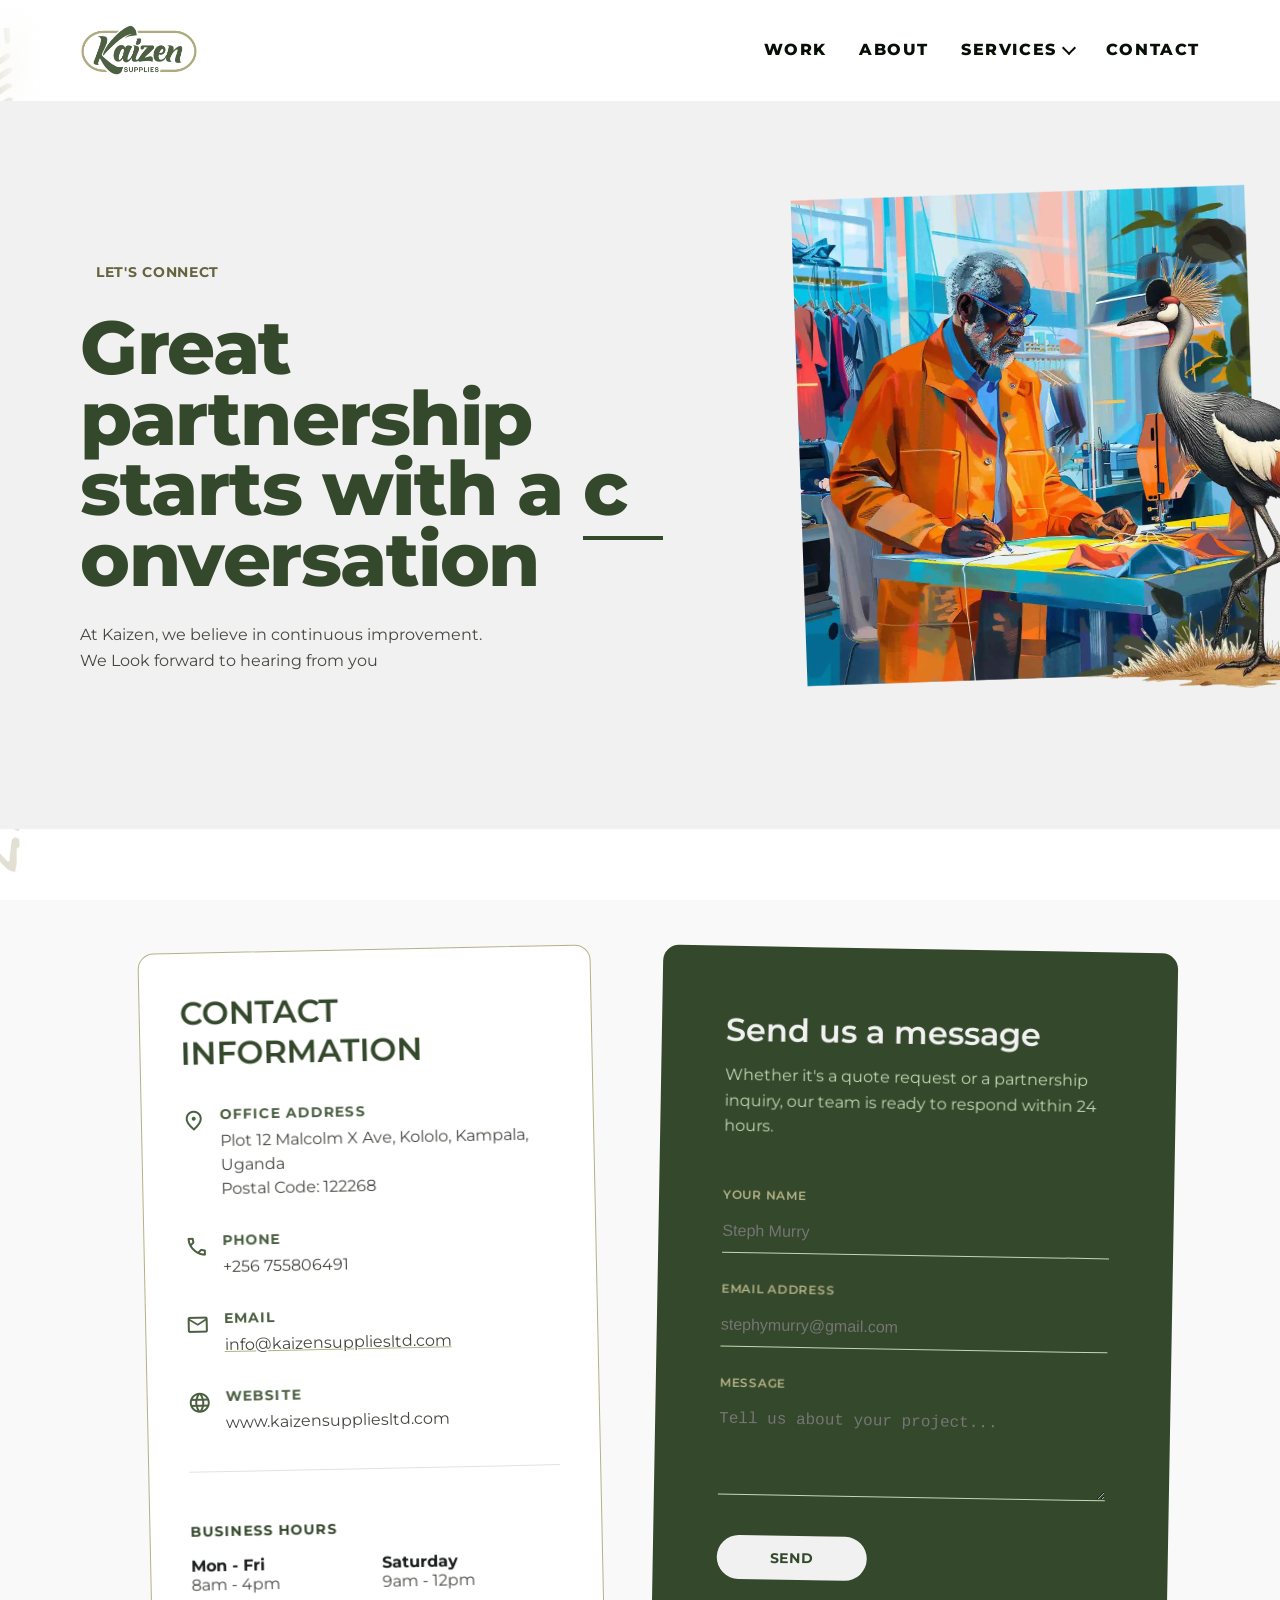
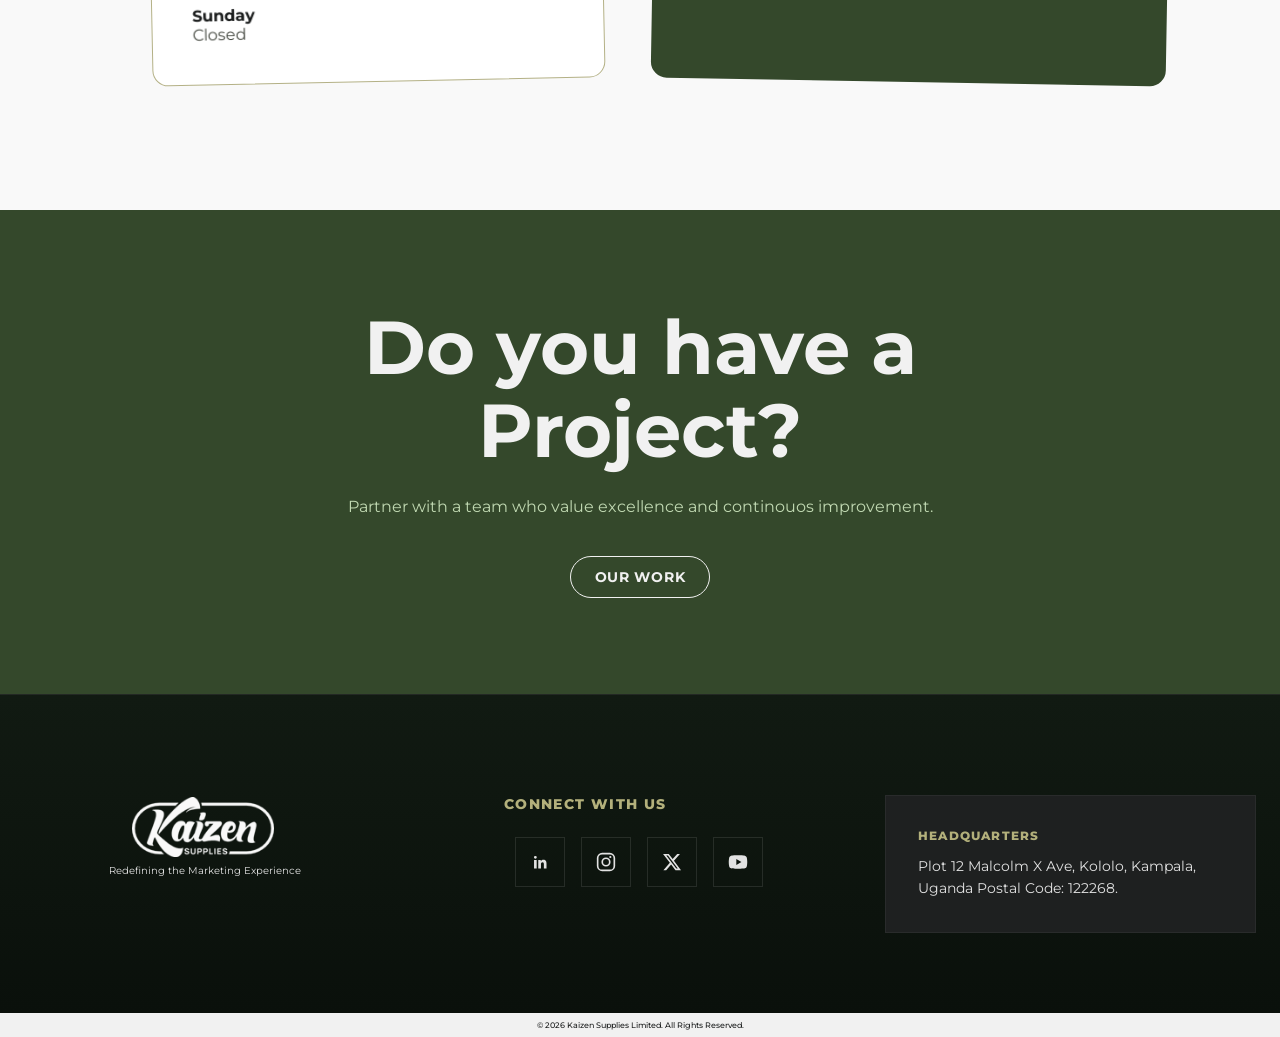
<file: contact.html>
<!doctype html>

<html lang="en">
	<head>
		<!-- Google Tag Manager -->
<script>(function(w,d,s,l,i){w[l]=w[l]||[];w[l].push({'gtm.start':
new Date().getTime(),event:'gtm.js'});var f=d.getElementsByTagName(s)[0],
j=d.createElement(s),dl=l!='dataLayer'?'&l='+l:'';j.async=true;j.src=
'https://www.googletagmanager.com/gtm.js?id='+i+dl;f.parentNode.insertBefore(j,f);
})(window,document,'script','dataLayer','GTM-N6D3N4JN');</script>
<!-- End Google Tag Manager -->
		<meta charset="utf-8" />
		<meta content="width=device-width, initial-scale=1.0" name="viewport" />
		<meta
          name="description"
          content="Contact Kaizen Supplies Limited in Kololo, Kampala, Uganda for branding,
		   digital marketing, content creation, photography, videography, livestream production,
		    graphic design, website design, printing and advertising services."/>
		<meta
           name="keywords"
           content="Kaizen Supplies, Kaizen Uganda, branding agency Uganda, branding company Kampala, 
		   digital marketing Uganda, digital marketing agency Kampala, creative agency Uganda, 
		   content creation Uganda, content creator Kampala, social media management Uganda, 
		   livestream production Uganda, livestream services Kampala, commercial photography Uganda, 
		   videography Uganda, corporate video production, promotional video production, 
		   printing services Uganda, graphic design Uganda, logo design Kampala, website design Uganda, 
		   SEO Uganda, search engine optimization Uganda, advertising agency Uganda, marketing company Uganda,
		   storytelling agency, visual storytelling, creative marketing, media production Uganda, 
		   event coverage Uganda, corporate branding, brand strategy Uganda"
>
		<meta name="author" content="Kaizen Supplies Ltd"/>
		<meta name="robots" content="index, follow, max-image-preview:large, max-snippet:-1, max-video-preview:-1"/>
		<link rel="canonical" href="https://www.kaizensuppliesltd.com/contact.html"/>
		<meta property="og:type" content="website"/>
		<meta property="og:site_name" content="Kaizen Supplies Ltd"/>
		<meta property="og:title" content="Contact Kaizen Supplies Ltd | Kampala, Uganda"/>
		<meta property="og:description" content="Contact Kaizen Supplies Ltd in Kololo, Kampala for branding, digital marketing, content creation, photography, video and media production."/>
		<meta property="og:url" content="https://www.kaizensuppliesltd.com/contact.html"/>
		<meta property="og:image" content="https://www.kaizensuppliesltd.com/coloredkaizenlogo.png"/>
		<meta property="og:image:alt" content="Kaizen Supplies Ltd logo"/>
		<meta property="og:locale" content="en_UG"/>
		<meta name="twitter:card" content="summary_large_image"/>
		<meta name="twitter:title" content="Contact Kaizen Supplies Ltd | Kampala, Uganda"/>
		<meta name="twitter:description" content="Talk to our Kampala team about branding, digital marketing, content creation and media production."/>
		<meta name="twitter:image" content="https://www.kaizensuppliesltd.com/coloredkaizenlogo.png"/>
		<title>Contact Kaizen Supplies Ltd | Kampala, Uganda</title>
		<script type="application/ld+json">
{
  "@context": "https://schema.org",
  "@type": "ContactPage",
  "@id": "https://www.kaizensuppliesltd.com/contact.html#webpage",
  "url": "https://www.kaizensuppliesltd.com/contact.html",
  "name": "Contact Kaizen Supplies Ltd",
  "description": "Contact Kaizen Supplies Ltd in Kololo, Kampala, Uganda for branding, digital marketing, content creation, photography, videography, livestream production, graphic design, website design, printing and advertising services.",
  "isPartOf": {
    "@id": "https://www.kaizensuppliesltd.com/#website"
  },
  "about": {
    "@id": "https://www.kaizensuppliesltd.com/#organization"
  },
  "mainEntity": {
    "@id": "https://www.kaizensuppliesltd.com/contact.html#contactpoint"
  },
  "inLanguage": "en-UG"
}
</script>

<script type="application/ld+json">
{
  "@context": "https://schema.org",
  "@type": "Organization",
  "@id": "https://www.kaizensuppliesltd.com/#organization",
  "name": "Kaizen Supplies Limited",
  "alternateName": "Kaizen Supplies Ltd",
  "url": "https://www.kaizensuppliesltd.com/",
  "logo": "https://www.kaizensuppliesltd.com/coloredkaizenlogo.png",
  "image": "https://www.kaizensuppliesltd.com/coloredkaizenlogo.png",
  "description": "Kaizen Supplies Limited is a creative agency based in Kampala, Uganda offering branding, digital marketing, content creation, livestream production, photography, videography, graphic design, website design, printing, advertising and visual storytelling services.",
  "address": {
    "@type": "PostalAddress",
    "streetAddress": "Plot 12 Malcolm X Ave",
    "addressLocality": "Kololo",
    "addressRegion": "Kampala",
    "addressCountry": "UG",
    "postalCode": "122268"
  },
  "telephone": "+256755806491",
  "email": "info@kaizensuppliesltd.com",
  "areaServed": {
    "@type": "Country",
    "name": "Uganda"
  },
  "knowsAbout": [
    "Branding",
    "Digital Marketing",
    "Content Creation",
    "Livestream Production",
    "Commercial Photography",
    "Videography",
    "Graphic Design",
    "Website Design",
    "Printing Services",
    "Social Media Management",
    "Advertising Campaigns",
    "Visual Storytelling"
  ],
  "sameAs": [
    "https://www.linkedin.com/company/kaizen-supplies-limited/posts/?feedView=all",
    "https://www.instagram.com/kaizensuppliesltd?igsi=Z2dsNjZ2a2cycmlv",
    "https://www.tiktok.com/@kaizensuppliesltd?_r=1&_t=ZS-99OXgsoG3k5"
    "https://x.com/kaizensupplies"
  ]
}
</script>

<script type="application/ld+json">
{
  "@context": "https://schema.org",
  "@type": "ContactPoint",
  "@id": "https://www.kaizensuppliesltd.com/contact.html#contactpoint",
  "contactType": "customer service",
  "telephone": "+256755806491",
  "email": "info@kaizensuppliesltd.com",
  "availableLanguage": [
    "English"
  ],
  "areaServed": "UG"
}
</script>
<script type="application/ld+json">
{
  "@context": "https://schema.org",
  "@type": "BreadcrumbList",
  "@id": "https://www.kaizensuppliesltd.com/contact.html#breadcrumb",
  "itemListElement": [
    {
      "@type": "ListItem",
      "position": 1,
      "name": "Home",
      "item": "https://www.kaizensuppliesltd.com/home.html"
    },
    {
      "@type": "ListItem",
      "position": 2,
      "name": "Contact",
      "item": "https://www.kaizensuppliesltd.com/contact.html"
    }
  ]
}
</script>
		<link rel="icon" type="image/png" href="Newfavicon.PNG">
		<link rel="stylesheet" href="projects-menu.css?v=20261102-2" />
		<script src="projects-menu.js?v=20261024-2" defer></script>
		<link href="https://fonts.googleapis.com" rel="preconnect" />
		<link crossorigin="" href="https://fonts.gstatic.com" rel="preconnect" />
		<link
			href="https://fonts.googleapis.com/css2?family=Montserrat:wght@400;600;700;800;900&family=Material+Symbols+Outlined:wght,FILL@100..700,0..1&display=swap"
			rel="stylesheet"
		/>
		<style>
			::selection {
				background: #d1eac2;
				color: #0d2007;
			}

			main img {
				border-radius: 16px;
			}

			.material-symbols-outlined {
				font-variation-settings:
					"FILL" 0,
					"wght" 400,
					"GRAD" 0,
					"opsz" 24;
			}

			.brand-link:hover {
				opacity: 0.8;
			}

			.brand-link:active,
			.nav-link:active,
			.menu-button:active,
			.cta-button:active {
				transform: scale(0.97);
			}

			.menu-button,
			.cta-button {
				border-radius: 999px;
			}

			.nav-link {
				position: relative;
				text-decoration: none;
			}

			.nav-link::after {
				content: "";
				position: absolute;
				left: 0;
				bottom: 8px;
				width: 0;
				height: 2px;
				background: #435334;
				transition: width 0.3s ease;
			}

			.nav-link:hover::after {
				width: 100%;
			}

			.nav-link:hover,
			.cta-button:hover,
			.social-link:hover {
				color: #34482b;
			}

			.send-button {
				position: relative;
				overflow: hidden;
			}

			.send-button::after {
				content: "";
				position: absolute;
				left: 0;
				bottom: 0;
				width: 45%;
				height: 3px;
				background: #34482b;
				opacity: 0;
				transform: translateX(-110%);
			}

			.send-button.is-loading::after {
				opacity: 1;
				animation: send-progress 1.1s ease-in-out infinite;
			}

			.send-button.is-loading {
				cursor: wait;
			}

			.bottom-fill-button {
				position: relative;
				isolation: isolate;
				overflow: hidden;
				transition: color 0.35s ease, border-color 0.35s ease, transform 0.15s ease !important;
			}

			.bottom-fill-button::before {
				content: "";
				position: absolute;
				inset: 0;
				z-index: -1;
				background: #f1f1f1;
				transform: scaleY(0);
				transform-origin: bottom;
				transition: transform 0.4s cubic-bezier(0.22, 1, 0.36, 1);
			}

			.bottom-fill-button:hover::before,
			.bottom-fill-button:focus-visible::before {
				transform: scaleY(1);
			}

			.bottom-fill-button:hover,
			.bottom-fill-button:focus-visible {
				color: #34482b !important;
				border-color: #f1f1f1 !important;
			}

			@keyframes send-progress {
				to { transform: translateX(245%); }
			}

			.site-header.menu-open .nav-list {
				display: flex;
				opacity: 1;
				visibility: visible;
				pointer-events: auto;
				transform: translateY(0);
			}

			.kaizen-pattern {
				background-image: radial-gradient(#4b6041 0.5px, transparent 0.5px);
				background-size: 24px 24px;
			}

			.fade-up {
				opacity: 0;
				transform: translateY(24px);
				transition: opacity 0.8s ease, transform 0.8s ease;
			}

			.fade-up.in-view {
				opacity: 1;
				transform: translateY(0);
			}

			.text-reveal {
				opacity: 0;
				transform: translateY(18px);
				transition:
					opacity 0.75s cubic-bezier(0.22, 1, 0.36, 1),
					transform 0.75s cubic-bezier(0.22, 1, 0.36, 1);
				will-change: opacity, transform;
			}

			.text-reveal.in-view {
				opacity: 1;
				transform: translateY(0);
			}

			.contact-hero-tilt {
				--rotation: -2deg;
				border-radius: 12px 12px 0 12px;
				transform: rotate(var(--rotation));
				transform-origin: center center;
				transition: transform 0.6s cubic-bezier(0.33, 1, 0.68, 1);
			}

			.contact-hero-tilt:hover {
				transform: rotate(0deg);
			}

			.contact-hero-tilt img {
				border-radius: 12px 12px 0 12px;
				inset: 14px -72px -14px 14px;
					transform: scale(1.1);
					transition:
					transform 0.6s cubic-bezier(0.33, 1, 0.68, 1),
					filter 0.7s;
			}

			.contact-hero-tilt:hover img {
				transform: scale(1.16);
			}

			.contact-card-tilt {
				--card-rotation: -1.2deg;
				transform: rotate(var(--card-rotation));
				transform-origin: center center;
				transition: transform 0.6s cubic-bezier(0.33, 1, 0.68, 1);
			}

			.contact-card-tilt:hover {
				transform: rotate(0deg);
			}

			@media (max-width: 767px) {
				.nav-list {
					display: none !important;
				}

				.site-header.menu-open .nav-list {
					display: flex !important;
				}

				.site-header.menu-open .nav-link,
				.site-header.menu-open .nav-link:hover {
					color: #080F05 !important;
				}

				.nav-link {
					height: auto !important;
					width: 100%;
					padding: 12px 0;
				}

				.hero-grid,
				.contact-grid,
				.footer-grid,
				.business-hours {
					grid-template-columns: 1fr !important;
				}

				.nav-inner,
				.section-shell,
				.footer-shell {
					padding-left: 24px !important;
					padding-right: 24px !important;
				}

				.hero-title {
					font-size: clamp(36px, 12vw, 56px) !important;
					line-height: 0.96 !important;
					overflow-wrap: anywhere;
				}

				main > .section-shell:first-child {
					min-height: auto !important;
					padding: 48px 24px !important;
				}

				main > .section-shell:first-child .hero-grid {
					max-width: 100% !important;
					gap: 40px !important;
				}

				main > .section-shell:first-child .fade-up {
					grid-column: span 1 !important;
					min-width: 0 !important;
				}

				main > .section-shell:first-child p {
					max-width: 100% !important;
				}

				main > .section-shell:first-child .contact-hero-tilt {
					width: min(100%, 320px) !important;
					height: clamp(220px, 70vw, 320px) !important;
					margin: 0 auto !important;
				}

				main > .section-shell:first-child .contact-hero-tilt img {
					width: 100% !important;
					height: 100% !important;
					object-fit: contain !important;
					transform: scale(1) !important;
				}

				#contact-form {
					padding: 72px 24px 88px !important;
				}

				#contact-form .contact-grid {
					gap: 20px !important;
				}

				#contact-form .fade-up {
					grid-column: span 12 !important;
				}

				#contact-form .contact-card-tilt {
					margin-left: 0 !important;
					width: 100% !important;
					padding: 24px !important;
					--card-rotation: 0deg;
				}

				#contact-form .contact-card-tilt h2 {
					font-size: 28px !important;
					line-height: 1.2 !important;
				}

				#contact-form #contactMessageForm button[type="submit"] {
					max-width: 100% !important;
				}

				.footer-container {
					grid-template-columns: 1fr !important;
				}

				.footer-left,
				.footer-center,
				.footer-right {
					margin-left: 0 !important;
					align-items: center !important;
					text-align: center !important;
				}

				.footer-left .brand-link {
					margin: 0 auto !important;
				}

				.footer-left .brand-link img {
					margin-left: 0 !important;
					margin-right: 0 !important;
				}

				.footer-center h4 {
					margin-left: 0 !important;
					text-align: center !important;
				}

				.footer-center > div {
					justify-content: center !important;
				}

				.footer-right > div {
					margin: 0 auto !important;
					text-align: center !important;
				}
			}

			@media (min-width: 768px) {
				.nav-inner,
				.section-shell,
				.footer-shell {
					padding-left: 80px !important;
					padding-right: 80px !important;
				}

				.nav-list {
					display: flex !important;
					position: static !important;
					flex-direction: row !important;
					align-items: center !important;
					gap: 32px !important;
					height: 100% !important;
					padding: 0 !important;
					border-radius: 0 !important;
					border: 0 !important;
					background: transparent !important;
					backdrop-filter: none !important;
					opacity: 1 !important;
					visibility: visible !important;
					pointer-events: auto !important;
					transform: none !important;
				}

				.menu-button {
					display: none !important;
				}

				.hero-grid {
					grid-template-columns: repeat(12, minmax(0, 1fr)) !important;
				}

				.contact-grid {
					grid-template-columns: repeat(12, minmax(0, 1fr)) !important;
				}

				.footer-grid {
					grid-template-columns: repeat(12, minmax(0, 1fr)) !important;
				}
			}

			@media (min-width: 768px) and (max-width: 900px) {
				main > .section-shell:first-child {
					min-height: auto !important;
					padding: 64px 32px 72px !important;
				}

				main > .section-shell:first-child .hero-grid {
					grid-template-columns: 1fr !important;
					gap: 44px !important;
					max-width: 100% !important;
				}

				main > .section-shell:first-child .fade-up {
					grid-column: span 1 !important;
					min-width: 0 !important;
				}

				main > .section-shell:first-child .hero-title,
				main > .section-shell:first-child p {
					max-width: 100% !important;
					overflow-wrap: anywhere;
				}

				main > .section-shell:first-child .contact-hero-tilt {
					width: min(100%, 460px) !important;
					height: clamp(280px, 56vw, 420px) !important;
					margin: 0 auto !important;
				}

				main > .section-shell:first-child .contact-hero-tilt img {
					width: 100% !important;
					height: 100% !important;
					object-fit: contain !important;
					transform: scale(1.02) !important;
				}

				#contact-form {
					padding: 80px 32px 96px !important;
				}

				#contact-form .contact-grid {
					grid-template-columns: 1fr !important;
					gap: 24px !important;
					max-width: 100% !important;
				}

				#contact-form .fade-up {
					grid-column: span 1 !important;
					min-width: 0 !important;
				}

				#contact-form .contact-card-tilt {
					margin-left: 0 !important;
					width: 100% !important;
					max-width: 100% !important;
					padding: 30px !important;
					--card-rotation: 0deg !important;
				}

				#contact-form .contact-card-tilt ul li {
					align-items: flex-start !important;
				}

				#contact-form .contact-card-tilt ul li > div,
				#contact-form .contact-card-tilt p,
				#contact-form .contact-card-tilt a {
					min-width: 0 !important;
					overflow-wrap: anywhere;
					word-break: break-word;
				}

				#contact-form .business-hours {
					grid-template-columns: 1fr !important;
				}
			}

			@media (min-width: 901px) and (max-width: 1024px) {
				main > .section-shell:first-child {
					padding: 72px 40px 84px !important;
				}

				main > .section-shell:first-child .hero-grid {
					grid-template-columns: minmax(0, 1fr) minmax(300px, 420px) !important;
					gap: 32px !important;
					align-items: center !important;
					max-width: 100% !important;
				}

				main > .section-shell:first-child .fade-up {
					min-width: 0 !important;
				}

				main > .section-shell:first-child .hero-title,
				main > .section-shell:first-child p {
					max-width: 100% !important;
					overflow-wrap: anywhere;
				}

				main > .section-shell:first-child .contact-hero-tilt {
					width: min(100%, 420px) !important;
					height: clamp(300px, 42vw, 460px) !important;
					margin-left: auto !important;
					margin-right: 0 !important;
				}

				main > .section-shell:first-child .contact-hero-tilt img {
					width: 100% !important;
					height: 100% !important;
					object-fit: contain !important;
					transform: scale(1.03) !important;
				}

				#contact-form {
					padding: 92px 40px 108px !important;
				}

				#contact-form .contact-grid {
					grid-template-columns: repeat(12, minmax(0, 1fr)) !important;
					gap: 24px !important;
					max-width: 100% !important;
				}

				#contact-form .fade-up {
					min-width: 0 !important;
				}

				#contact-form .fade-up:first-child {
					grid-column: span 6 !important;
				}

				#contact-form .fade-up:last-child {
					grid-column: span 6 !important;
				}

				#contact-form .contact-card-tilt {
					margin-left: 0 !important;
					width: 100% !important;
					max-width: 100% !important;
					padding: 32px !important;
				}

				#contact-form .contact-card-tilt ul li > div,
				#contact-form .contact-card-tilt p,
				#contact-form .contact-card-tilt a {
					min-width: 0 !important;
					overflow-wrap: anywhere;
					word-break: break-word;
				}

				#contact-form #contactMessageForm button[type="submit"] {
					max-width: 100% !important;
				}
			}

			@media (min-width: 768px) and (max-width: 1024px) {
				.footer-container {
					grid-template-columns: repeat(3, minmax(0, 1fr)) !important;
					gap: 32px !important;
					align-items: start !important;
				}

				.footer-left,
				.footer-center,
				.footer-right {
					margin-left: 0 !important;
				}

				.footer-left,
				.footer-center {
					align-items: flex-start !important;
					text-align: left !important;
				}

				.footer-center h4 {
					margin-left: 0 !important;
				}

				.footer-center > div {
					justify-content: flex-start !important;
				}

				.footer-right > div {
					max-width: 100% !important;
				}
			}
		</style>
		<meta name="google-site-verification" content="CziN4nMhD2KWVHaNMqKFvBrfwTxyIlvimkBKSoyJ2Bk" />
	</head>
	<!-- Google tag (gtag.js) -->
<script async src="https://www.googletagmanager.com/gtag/js?id=G-TTNT13X4R1"></script>
<script>
  window.dataLayer = window.dataLayer || [];
  function gtag(){dataLayer.push(arguments);}
  gtag('js', new Date());

  gtag('config', 'G-TTNT13X4R1');
</script>

	<body
	google-site-verification: googlefecbc433db5e83aa.html
		style="
			margin: 0;
			min-height: 100vh;
			display: flex;
			flex-direction: column;
			font-family: Montserrat, sans-serif;
			background: #f9f9f9;
			color: #1a1c1c;
			-webkit-font-smoothing: antialiased;
			position: relative;
			overflow-x: hidden;
			box-sizing: border-box;
		"
	>
		<div
			aria-hidden="true"
			style="
				position: fixed;
				inset: 0;
				z-index: 0;
				opacity: 1;
				background-image: url('kaizensuppliesltd_bg.webp');
				background-repeat: no-repeat;
				background-size: cover;
				background-position: center;
				pointer-events: none;
			"
		></div>

		<header
			class="site-header"
			id="siteHeader"
			style="
				width: 100%;
				border-bottom: 1px solid rgba(255, 255, 255, 0.1);
				position: relative;
				z-index: 30;
				overflow: visible;
				backdrop-filter: blur(16px);
				background: transparent;
				box-sizing: border-box;
			"
		>
			<nav
				aria-label="Primary"
				class="nav-inner"
				style="
					width: 100%;
					max-width: 1440px;
					margin: 0 auto;
					height: 100px;
					padding: 8px 24px;
					display: flex;
					align-items: center;
					justify-content: space-between;
					gap: 20px;
					position: relative;
					box-sizing: border-box;
				"
			>
				<a
					aria-label="Kaizen Supplies home"
					class="brand-link"
					href="home.html"
					style="
						display: inline-flex;
						align-items: center;
						height: 100%;
						transition: opacity 0.3s, transform 0.15s;
						box-sizing: border-box;
					"
				>
					<img
						alt="Kaizen Supplies logo"
						href="home.html"
						src="coloredkaizenlogo.png"
						style="
							height: 50px;
							width: auto;
							object-fit: contain;
							display: block;
							mix-blend-mode: screen;
							box-sizing: border-box;
						"
					/>
				</a>

				<ul
					class="nav-list"
					id="primaryNavList"
					style="
						list-style: none;
						margin: 0;
						position: absolute;
						top: calc(100% + 10px);
						left: 24px;
						right: 24px;
						display: flex;
						flex-direction: column;
						align-items: flex-start;
						gap: 0;
						height: auto;
						padding: 10px 16px;
						border-radius: 12px;
						border: 1px solid rgba(8, 15, 5, 0.2);
						background: #fff;
						backdrop-filter: none;
						opacity: 0;
						visibility: hidden;
						pointer-events: none;
						transform: translateY(-8px);
						transition: opacity 0.2s ease, transform 0.2s ease, visibility 0.2s ease;
						z-index: 30;
						box-sizing: border-box;
					"
				>
					<li style="box-sizing: border-box">
						<a
							class="nav-link"
							href="work.html"
							style="
								text-decoration: none;
								color: #080F05;
								font-family: Montserrat, sans-serif;
								text-transform: uppercase;
								letter-spacing: 0.1em;
								font-size: 16px;
								line-height: 20px;
								font-weight: 800;
								display: inline-flex;
								align-items: center;
								width: 100%;
								padding: 12px 0;
								transition: color 0.2s, transform 0.15s;
								box-sizing: border-box;
							"
							>WORK</a
						>
					</li>
					<li style="box-sizing: border-box">
						<a
							class="nav-link"
							href="about.html"
							style="
								text-decoration: none;
								color: #080F05;
								font-family: Montserrat, sans-serif;
								text-transform: uppercase;
								letter-spacing: 0.1em;
								font-size: 16px;
								line-height: 20px;
								font-weight: 800;
								display: inline-flex;
								align-items: center;
								width: 100%;
								padding: 12px 0;
								transition: color 0.2s, transform 0.15s;
								box-sizing: border-box;
							"
							>ABOUT</a
						>
					</li>
					<li class="projects-menu" style="box-sizing: border-box">
						<button
							class="nav-link projects-trigger"
							type="button"
							aria-expanded="false"
							aria-controls="projectsDropdown"
							style="color: #080F05; text-transform: uppercase; letter-spacing: 0.1em; font-size: 16px; line-height: 20px; font-weight: 800; display: inline-flex; align-items: center; width: 100%; padding: 12px 0"
						>SERVICES<span class="projects-chevron" aria-hidden="true"></span></button>
						<ul class="projects-dropdown" id="projectsDropdown" aria-label="Projects">
							<li><a class="project-link" href="Kaizen-Chat/">Kaizen Chat</a></li>
							<li><a class="project-link" href="work.html#kaizen-invitations">Kaizen Invitations</a></li>
						</ul>
					</li>
					<li style="box-sizing: border-box">
						<a
							class="nav-link"
							href="contact.html"
							style="
								text-decoration: none;
								color: #080F05;
								font-family: Montserrat, sans-serif;
								text-transform: uppercase;
								letter-spacing: 0.1em;
								font-size: 16px;
								line-height: 20px;
								font-weight: 800;
								display: inline-flex;
								align-items: center;
								width: 100%;
								padding: 12px 0;
								transition: color 0.2s, transform 0.15s;
								box-sizing: border-box;
							"
							>CONTACT</a
						>
					</li>
				</ul>

				<button
					aria-controls="primaryNavList"
					aria-expanded="false"
					aria-label="Open menu"
					class="menu-button"
					id="menuButton"
					style="
						border: 0;
						background: transparent;
						color: rgb(226, 226, 226);
						display: inline-flex;
						align-items: center;
						justify-content: center;
						cursor: pointer;
						padding: 0;
						transition: transform 0.15s;
						box-sizing: border-box;
					"
					type="button"
				>
					<span
						class="material-symbols-outlined"
						id="menuIcon"
						style="font-size: 32px; box-sizing: border-box"
						>menu</span
					>
				</button>
			</nav>
		</header>

		<main style="position: relative; z-index: 10; box-sizing: border-box">
			<section
				class="section-shell"
				style="
					min-height: 70vh;
					display: flex;
					align-items: center;
					position: relative;
					overflow: hidden;
					background: #f1f1f1;
					padding: 64px 24px;
					box-sizing: border-box;
				"
			>
				<div
					aria-hidden="true"
					class="kaizen-pattern"
					style="position: absolute; inset: 0; opacity: 0.12; z-index: 0"
				></div>
				<div
					class="hero-grid"
					style="
						max-width: 1440px;
						margin: 0 auto;
						width: 100%;
						display: grid;
						grid-template-columns: 1fr;
						gap: 120px;
						align-items: center;
						z-index: 1;
						box-sizing: border-box;
					"
				>
					<div class="fade-up" style="grid-column: span 6; box-sizing: border-box">
						<span
							style="
								display: inline-block;
								margin-bottom: 24px;
								padding: 8px 16px;
								border-radius: 999px;
								color: #66643f;
								font-family: Montserrat, sans-serif;
								font-size: 14px;
								line-height: 16px;
								font-weight: 700;
								letter-spacing: 0.05em;
								text-transform: uppercase;
							"
							>Let's Connect</span
						>
						<h1
							class="hero-title"
							style="
								margin: 0 0 28px;
								font-family: Montserrat, sans-serif;
								font-size: clamp(42px, 10vw, 75px);
								line-height: 0.94;
								letter-spacing: -0.02em;
								font-weight: 800;
								color: #34482b;
							"
						>
							Great partnership starts with a <span style="position: relative; display: inline; vertical-align: baseline">c<span aria-hidden="true" style="position: absolute; left: 0; transform: none; bottom: -6px; width: 80px; border-bottom: 4px solid currentColor"></span></span>onversation
						</h1>
						<p
							style="
								margin: 0;
								max-width: 720px;
								font-size: 16px;
								line-height: 1.6;
								color: #444840;
							"
						>
							At Kaizen, we believe in continuous improvement. <br>
							We Look forward to hearing from you
						</p>
					</div>

					<div class="fade-up" style="grid-column: span 6; box-sizing: border-box">
						<div
							class="contact-hero-tilt"
							style="
								position: relative;
								height: clamp(360px, 60vw, 600px);
								overflow: hidden;
								box-sizing: border-box;
							"
						>
							<img
								alt="Representative image of partnership"
								src="kaizensuppliesltd_image05.webp"
								style="
									position: relative;
									width: 85%;
									height: 85%;
									object-fit: cover;
									display: block;
									filter: none;
									transition: transform 0.6s cubic-bezier(0.33, 1, 0.68, 1), filter 0.7s;
								"
							/>
						</div>
					</div>
				</div>
			</section>

			<section
				class="section-shell"
				id="contact-form"
				style="
					padding: 120px 24px 128px;
					box-sizing: border-box;
					background: transparent;
				"
			>
				<div
					class="contact-grid"
					style="
						max-width: 1280px;
						margin: 0 auto;
						display: grid;
						grid-template-columns: 1fr;
						gap: 24px;
						box-sizing: border-box;
					"
				>
					<div class="fade-up" style="grid-column: span 5; box-sizing: border-box">
						<div
							class="contact-card-tilt"
							style="
								--card-rotation: -1.2deg;
								width: 100%;
								padding: 40px;
								margin-left: 65px;
								border: 1px solid #b4b186;
								background: #ffffff;
								border-radius: 16px;
								height: 100%;
								display: flex;
								flex-direction: column;
								justify-content: space-between;
								box-sizing: border-box;
							"
						>
							<div style="box-sizing: border-box">
								<h2
									style="
										margin: 0 0 32px;
										font-family: Montserrat, sans-serif;
										font-size: 32px;
										line-height: 40px;
										font-weight: 600;
										color: #34482b;
									"
								>
									CONTACT INFORMATION
								</h2>

								<ul style="list-style: none; margin: 0; padding: 0; display: grid; gap: 30px">
									<li style="display: flex; gap: 14px; align-items: flex-start">
										<span class="material-symbols-outlined" style="color: #4b6041; margin-top: 3px">location_on</span>
										<div>
											<p style="margin: 0 0 6px; font-family: Montserrat, sans-serif; font-size: 14px; font-weight: 700; letter-spacing: 0.08em; text-transform: uppercase; color: #4b6041">Office Address</p>
											<p style="margin: 0; color: #444840; font-size: 16px; line-height: 1.5">Plot 12 Malcolm X Ave, Kololo, Kampala, Uganda</p>
											<p style="margin: 0; color: #444840; font-size: 16px; line-height: 1.5">Postal Code: 122268</p>
										</div>
									</li>

									<li style="display: flex; gap: 14px; align-items: flex-start">
										<span class="material-symbols-outlined" style="color: #4b6041; margin-top: 3px">call</span>
										<div>
											<p style="margin: 0 0 6px; font-family: Montserrat, sans-serif; font-size: 14px; font-weight: 700; letter-spacing: 0.08em; text-transform: uppercase; color: #4b6041">Phone</p>
											<p style="margin: 0; color: #444840; font-size: 16px; line-height: 1.5">+256 755806491</p>
										</div>
									</li>

									<li style="display: flex; gap: 14px; align-items: flex-start">
										<span class="material-symbols-outlined" style="color: #4b6041; margin-top: 3px">mail</span>
										<div>
											<p style="margin: 0 0 6px; font-family: Montserrat, sans-serif; font-size: 14px; font-weight: 700; letter-spacing: 0.08em; text-transform: uppercase; color: #4b6041">Email</p>
											<a href="mailto:info@kaizensuppliesltd.com" style="color: #444840; font-size: 16px; line-height: 1.5; text-decoration: underline; text-decoration-color: #b4b186">info@kaizensuppliesltd.com</a>
										</div>
									</li>

									<li style="display: flex; gap: 14px; align-items: flex-start">
										<span class="material-symbols-outlined" style="color: #4b6041; margin-top: 3px">language</span>
										<div>
											<p style="margin: 0 0 6px; font-family: Montserrat, sans-serif; font-size: 14px; font-weight: 700; letter-spacing: 0.08em; text-transform: uppercase; color: #4b6041">Website</p>
											<a href="https://www.kaizensuppliesltd.com" style="color: #444840; font-size: 16px; line-height: 1.5; text-decoration: none">www.kaizensuppliesltd.com</a>
										</div>
									</li>
								</ul>
							</div>

							<div style="margin-top: 36px; padding-top: 50px; border-top: 1px solid #e2e2e2">
								<h3 style="margin: 0 0 16px; font-family: Montserrat, sans-serif; font-size: 14px; font-weight: 700; letter-spacing: 0.08em; text-transform: uppercase; color: #34482b">
									Business Hours
								</h3>
								<div class="business-hours" style="display: grid; grid-template-columns: repeat(2, minmax(0, 1fr)); gap: 12px">
									<div>
										<p style="margin: 0; font-weight: 700; color: #1a1c1c">Mon - Fri</p>
										<p style="margin: 0; color: #444840">8am - 4pm</p>
									</div>
									<div>
										<p style="margin: 0; font-weight: 700; color: #1a1c1c">Saturday</p>
										<p style="margin: 0; color: #444840">9am - 12pm</p>
									</div>
									<div>
										<p style="margin: 0; font-weight: 700; color: #1a1c1c">Sunday</p>
										<p style="margin: 0; color: #444840">Closed</p>
									</div>
								</div>
							</div>
						</div>
					</div>

					<div class="fade-up" style="grid-column: span 7; box-sizing: border-box">
						<div
							class="contact-card-tilt"
							style="
								--card-rotation: 1deg;
								background: #34482b;
								border-radius: 16px;
								margin-left: 100px;
								padding: clamp(36px, 6vw, 64px);
								width: 80%;
								height: 100%;
								position: relative;
								overflow: hidden;
								box-sizing: border-box;
							"
						>
							<div class="kaizen-pattern" style="position: absolute; top: 0; right: 0; width: 240px; height: 240px; opacity: 0.08; pointer-events: none"></div>

							<h2 style="margin: 0 0 12px; font-family: Montserrat, sans-serif; font-size: 32px; line-height: 40px; font-weight: 600; color: #f1f1f1">Send us a message</h2>
							<p style="margin: 0 0 48px; color: #c1d9b2; font-size: 16px; line-height: 1.6">
								Whether it's a quote request or a partnership inquiry, our
								team is ready to respond within 24 hours.
							</p>

							<form
								id="contactMessageForm"
								action="https://formsubmit.co/info@kaizensuppliesltd.com"
								method="POST"
								onsubmit="submitContactForm(event)"
								style="display: grid; gap: 28px; position: relative; z-index: 1"
							>
								<input type="hidden" name="_captcha" value="false" />
								<input type="hidden" name="_subject" value="New Contact Form Submission - Kaizen Supplies" />
								<div>
									<label for="nameInput" style="display: block; margin-bottom: 8px; font-family: Montserrat, sans-serif; font-size: 12px; font-weight: 600; text-transform: uppercase; letter-spacing: 0.06em; color: #b4b186">Your Name</label>
									<input
										id="nameInput"
										name="name"
										placeholder="Steph Murry"
										required
										type="text"
										style="
											width: 100%;
											background: transparent;
											border: 0;
											border-bottom: 1px solid #c1d9b2;
											color: #f1f1f1;
											padding: 12px 0;
											font-size: 16px;
											box-sizing: border-box;
											outline: none;
										"
									/>
								</div>

								<div>
									<label for="emailInput" style="display: block; margin-bottom: 8px; font-family: Montserrat, sans-serif; font-size: 12px; font-weight: 600; text-transform: uppercase; letter-spacing: 0.06em; color: #b4b186">Email Address</label>
									<input
										id="emailInput"
										name="email"
										placeholder="stephymurry@gmail.com"
										required
										type="email"
										style="
											width: 100%;
											background: transparent;
											border: 0;
											border-bottom: 1px solid #c1d9b2;
											color: #f1f1f1;
											padding: 12px 0;
											font-size: 16px;
											box-sizing: border-box;
											outline: none;
										"
									/>
								</div>

								<div>
									<label for="messageInput" style="display: block; margin-bottom: 8px; font-family: Montserrat, sans-serif; font-size: 12px; font-weight: 600; text-transform: uppercase; letter-spacing: 0.06em; color: #b4b186">Message</label>
									<textarea
										id="messageInput"
										name="message"
										placeholder="Tell us about your project..."
										required
										rows="4"
										style="
											width: 100%;
											background: transparent;
											border: 0;
											border-bottom: 1px solid #c1d9b2;
											color: #f1f1f1;
											padding: 12px 0;
											font-size: 16px;
											box-sizing: border-box;
											outline: none;
											resize: vertical;
										"
									></textarea>
								</div>

								<div style="padding-top: 8px">
									<button
										class="cta-button send-button"
										type="submit"
										style="
											width: 100%;
											max-width: 150px;
											background: #f1f1f1;
											color: #34482b;
											border: 0;
											padding: 14px 20px;
											font-family: Montserrat, sans-serif;
											font-size: 14px;
											line-height: 16px;
											font-weight: 700;
											letter-spacing: 0.05em;
											text-transform: uppercase;
											cursor: pointer;
											transition: filter 0.2s ease, transform 0.15s ease;
										"
										onmouseover="this.style.filter='brightness(1.05)'"
										onmouseout="this.style.filter='brightness(1)'"
									>
										<span class="send-button-label">Send</span>
									</button>
								</div>
							</form>
						</div>
					</div>
				</div>
			</section>

			<section
				class="fade-up"
				style="
					background: #34482b;
					padding: 96px 24px;
					text-align: center;
					box-sizing: border-box;
				"
			>
				<div style="max-width: 860px; margin: 0 auto">
					<h3 style="margin: 0 0 22px; font-family: Montserrat, sans-serif; font-size: clamp(42px, 10vw, 75px); line-height: 1.1; font-weight: 700; color: #f1f1f1">
						Do you have a Project?
					</h3>
					<p style="margin: 0 0 36px; font-size: 16px; line-height: 1.7; color: #c1d9b2">
						Partner with a team who value excellence and continouos
						improvement.
					</p>
					<div style="display: flex; flex-wrap: wrap; justify-content: center; gap: 12px">
						<button
							class="cta-button bottom-fill-button"
							style="
								border: 1px solid #f1f1f1;
								background: transparent;
								color: #f1f1f1;
								padding: 12px 24px;
								font-family: Montserrat, sans-serif;
								font-size: 14px;
								line-height: 16px;
								font-weight: 700;
								letter-spacing: 0.05em;
								text-transform: uppercase;
								cursor: pointer;
								transition: all 0.2s ease;
							"
							onclick="window.location.href='work.html'"
						>
						<span>Our Work</span>
						</button>
					</div>
				</div>
			</section>
		</main>

		<!-- Site Footer -->
		<footer
			style="
				background: linear-gradient(180deg, #111a12 0%, #0a100b 100%);
				color: #e2e2e2;
				padding: 100px 24px 80px;
				border-top: 1px solid rgba(255, 255, 255, 0.1);
				position: relative;
				z-index: 20;
				box-sizing: border-box;
			"
		>
			<div
				class="footer-container"
				style="
					max-width: 1440px;
					margin: 0 auto;
					display: grid;
					grid-template-columns: repeat(auto-fit, minmax(300px, 1fr));
					gap: 60px;
					align-items: start;
					box-sizing: border-box;
				"
			>
				<div
					class="footer-left"
					style="
						display: flex;
						flex-direction: column;
						gap: 10px;
						margin-left: 85px;
						box-sizing: border-box;
					"
				>
					<a
						class="brand-link"
						href="#"
						style="display: block; width: fit-content"
						><img
							alt="Kaizen Supplies logo"
							src="logoblackfull.webp"
							style="
								height: 60px;
								margin-left: 23px;
								margin-top: 2px;
								width: auto;
								object-fit: contain;
								filter: brightness(0) saturate(100%) invert(95%) sepia(0%) saturate(0%) hue-rotate(0deg) brightness(108%) contrast(95%);
							"
					/></a>
					<p
						style="
							margin: 0;
							font-family: Montserrat, sans-serif;
							font-size: 10px;
							line-height: 0.01;
							color: #e2e2e2;
							max-width: 320px;
						"
					>
						Redefining the Marketing Experience
					</p>
				</div>
				<div
					class="footer-center"
					style="
						display: flex;
						flex-direction: column;
						gap: 24px;
						margin-left: 60px;
						box-sizing: border-box;
					"
				>
					<h4
						style="
							margin: 0;
							text-align: center;
							transform: translateX(-85px);
							font-family: Montserrat, sans-serif;
							font-size: 14px;
							font-weight: 800;
							letter-spacing: 0.1em;
							text-transform: uppercase;
							color: #b3b07b;
						"
					>
						CONNECT WITH US
					</h4>
					<div style="display: flex; gap: 16px">
						<a  class="linkedinContact"
							href="https://www.linkedin.com/company/kaizen-supplies-limited/posts/?feedView=all"
							target="_blank"
							rel="noopener noreferrer"
							style="
								width: 48px;
								height: 48px;
								border: 1px solid rgba(255, 255, 255, 0.1);
								display: flex;
								align-items: center;
								justify-content: center;
								color: #e2e2e2;
								text-decoration: none;
							"
							><svg aria-hidden="true" viewBox="0 0 24 24" width="22" height="22" fill="currentColor"><path d="M6.94 8.5A1.56 1.56 0 1 1 6.94 5.38a1.56 1.56 0 0 1 0 3.12zM5.5 9.8h2.88V19H5.5V9.8zm4.6 0h2.76v1.26h.04c.38-.73 1.33-1.5 2.74-1.5 2.93 0 3.46 1.93 3.46 4.43V19h-2.88v-4.43c0-1.06-.02-2.42-1.47-2.42-1.47 0-1.7 1.15-1.7 2.34V19H10.1V9.8z"/></svg></a
						><a class="instagramContact"
							href="https://www.instagram.com/kaizensuppliesltd?utm_source=qr"
							target="_blank"
							rel="noopener noreferrer"
							style="
								width: 48px;
								height: 48px;
								border: 1px solid rgba(255, 255, 255, 0.1);
								display: flex;
								align-items: center;
								justify-content: center;
								color: #e2e2e2;
								text-decoration: none;
							"
							><svg aria-hidden="true" viewBox="0 0 24 24" width="22" height="22" fill="currentColor"><path d="M7.75 2h8.5A5.75 5.75 0 0 1 22 7.75v8.5A5.75 5.75 0 0 1 16.25 22h-8.5A5.75 5.75 0 0 1 2 16.25v-8.5A5.75 5.75 0 0 1 7.75 2Zm0 1.8A3.95 3.95 0 0 0 3.8 7.75v8.5a3.95 3.95 0 0 0 3.95 3.95h8.5a3.95 3.95 0 0 0 3.95-3.95v-8.5a3.95 3.95 0 0 0-3.95-3.95h-8.5Zm8.95 1.55a1.2 1.2 0 1 1 0 2.4 1.2 1.2 0 0 1 0-2.4ZM12 7a5 5 0 1 1 0 10 5 5 0 0 1 0-10Zm0 1.8A3.2 3.2 0 1 0 12 15.2 3.2 3.2 0 0 0 12 8.8Z"/></svg></a
						><a class="xContact"
							href="https://x.com/kaizensupplies"
							target="_blank"
							rel="noopener noreferrer"
							aria-label="Kaizen Supplies on X"
							style="
								width: 48px;
								height: 48px;
								border: 1px solid rgba(255, 255, 255, 0.1);
								display: flex;
								align-items: center;
								justify-content: center;
								color: #e2e2e2;
								text-decoration: none;
							"
							><svg aria-hidden="true" viewBox="0 0 24 24" width="20" height="20" fill="currentColor"><path d="M18.244 2.25h3.308l-7.227 8.26 8.502 11.24H16.17l-5.214-6.817L4.99 21.75H1.68l7.73-8.835L1.254 2.25H8.08l4.713 6.231 5.45-6.231Zm-1.161 17.52h1.833L7.084 4.126H5.117L17.083 19.77Z"/></svg></a
						><a class = "youtubeContact"
							href="https://www.youtube.com/@kaizensuppliesltd"
							target="_blank"
							rel="noopener noreferrer"
							style="
								width: 48px;
								height: 48px;
								border: 1px solid rgba(255, 255, 255, 0.1);
								display: flex;
								align-items: center;
								justify-content: center;
								color: #e2e2e2;
								text-decoration: none;
							"
							><svg aria-hidden="true" viewBox="0 0 24 24" width="22" height="22" fill="currentColor"><path d="M21.58 7.19a2.9 2.9 0 0 0-2.04-2.06C17.72 4.6 12 4.6 12 4.6s-5.72 0-7.54.53A2.9 2.9 0 0 0 2.42 7.2 30.25 30.25 0 0 0 1.9 12c0 1.63.18 3.25.52 4.8a2.9 2.9 0 0 0 2.04 2.06c1.82.53 7.54.53 7.54.53s5.72 0 7.54-.53a2.9 2.9 0 0 0 2.04-2.06c.34-1.55.52-3.17.52-4.8 0-1.63-.18-3.25-.52-4.81ZM10.17 15.15V8.85L15.74 12l-5.57 3.15Z"/></svg></a
						>
					</div>
				</div>
				<div class="footer-right" style="box-sizing: border-box">
					<div
						style="
							background: #1e2020;
							padding: 32px;
							border: 1px solid rgba(255, 255, 255, 0.05);
							box-sizing: border-box;
						"
					>
						<h4
							style="
								margin: 0 0 12px 0;
								font-family: Montserrat, sans-serif;
								font-size: 12px;
								font-weight: 800;
								letter-spacing: 0.1em;
								text-transform: uppercase;
								color: #b3b07b;
							"
						>
							HEADQUARTERS
						</h4>
						<p
							style="
								margin: 0;
								font-family: Montserrat, sans-serif;
								font-size: 14px;
								line-height: 1.6;
								color: #e2e2e2;
							"
						>
							Plot 12 Malcolm X Ave, Kololo, Kampala, Uganda
Postal Code: 122268.
						</p>
					</div>
				</div>
			</div>
		</footer>

		<div
			style="
				position: relative;
				z-index: 20;
				background: #f1f1f1;
				border-top: 1px solid rgba(255, 255, 255, 0.08);
				padding: 6px 24px;
				text-align: center;
				box-sizing: border-box;
			"
		>
			<p
				style="
					margin: 0;
					font-family: Montserrat, sans-serif;
					font-size: 8px;
					line-height: 1.4;
					font-weight: 500;
					color: #1e2020;
				"
			>
				© 2026 Kaizen Supplies Limited. All Rights Reserved.
			</p>
		</div>

		<script>
			(function () {
				var header = document.getElementById("siteHeader");
				var menuButton = document.getElementById("menuButton");
				var menuIcon = document.getElementById("menuIcon");
				var navList = document.getElementById("primaryNavList");

				if (!header || !menuButton || !menuIcon || !navList) {
					return;
				}

				function setOpenState(isOpen) {
					header.classList.toggle("menu-open", isOpen);
					navList.style.display = isOpen ? "flex" : "none";
					navList.style.opacity = isOpen ? "1" : "0";
					navList.style.visibility = isOpen ? "visible" : "hidden";
					navList.style.pointerEvents = isOpen ? "auto" : "none";
					navList.style.transform = isOpen ? "translateY(0)" : "translateY(-8px)";
					menuButton.setAttribute("aria-expanded", String(isOpen));
					menuButton.setAttribute("aria-label", isOpen ? "Close menu" : "Open menu");
					menuIcon.textContent = isOpen ? "close" : "menu";
				}

				setOpenState(false);

				function toggleMenu() {
					var isOpen = header.classList.contains("menu-open");
					setOpenState(!isOpen);
				}

				menuButton.addEventListener("click", toggleMenu);
				menuButton.addEventListener(
					"touchstart",
					function (event) {
						event.preventDefault();
						toggleMenu();
					},
					{ passive: false },
				);

				document.addEventListener("click", function (event) {
					if (!header.classList.contains("menu-open")) {
						return;
					}

					if (event.target instanceof Element && !header.contains(event.target)) {
						setOpenState(false);
					}
				});

				document.addEventListener("keydown", function (event) {
					if (event.key === "Escape") {
						setOpenState(false);
					}
				});

				navList.addEventListener("click", function (event) {
					if (event.target instanceof Element && event.target.closest("a")) {
						setOpenState(false);
					}
				});

				window.addEventListener("resize", function () {
					if (window.innerWidth >= 768) {
						setOpenState(false);
					}
				});

				var observer = new IntersectionObserver(
					function (entries) {
						entries.forEach(function (entry) {
							if (entry.isIntersecting) {
								entry.target.classList.add("in-view");
								observer.unobserve(entry.target);
							}
						});
					},
					{ threshold: 0.1 },
				);

				document.querySelectorAll(".fade-up").forEach(function (el) {
					observer.observe(el);
				});

				var textNodes = document.querySelectorAll(
					"main h1, main h2, main h3, main p, main label, footer h4, footer p"
				);

				textNodes.forEach(function (node, index) {
					node.classList.add("text-reveal");
					node.style.transitionDelay = Math.min((index % 6) * 70, 350) + "ms";
					observer.observe(node);
				});
			})();

			function submitContactForm(event) {
				event.preventDefault();
				var form = event.target;
				var submitButton = form.querySelector("button[type='submit']");
				if (submitButton) {
					submitButton.disabled = true;
					submitButton.classList.add("is-loading");
					submitButton.setAttribute("aria-busy", "true");
					var submitLabel = submitButton.querySelector(".send-button-label");
					if (submitLabel) submitLabel.textContent = "Sending...";
				}

				var formData = new FormData(form);
				formData.set("_captcha", "false");
				formData.set("_subject", "New Contact Form Submission - Kaizen Supplies");

				fetch("https://formsubmit.co/ajax/info@kaizensuppliesltd.com", {
					method: "POST",
					headers: {
						Accept: "application/json",
					},
					body: formData,
				})
					.then(function () {
						form.reset();
						window.location.href = "contact.html?sent=1#contact-form";
					})
					.catch(function () {
						window.location.href = "contact.html?sent=1#contact-form";
					})
					.finally(function () {
						if (submitButton) {
							submitButton.disabled = false;
							submitButton.classList.remove("is-loading");
							submitButton.removeAttribute("aria-busy");
							var submitLabel = submitButton.querySelector(".send-button-label");
							if (submitLabel) submitLabel.textContent = "Send";
						}
					});
			}
		</script>

		<!-- Google Tag Manager (noscript) -->
<noscript><iframe src="https://www.googletagmanager.com/ns.html?id=GTM-N6D3N4JN"
height="0" width="0" style="display:none;visibility:hidden"></iframe></noscript>
<!-- End Google Tag Manager (noscript) -->
	</body>
</html>
</file>
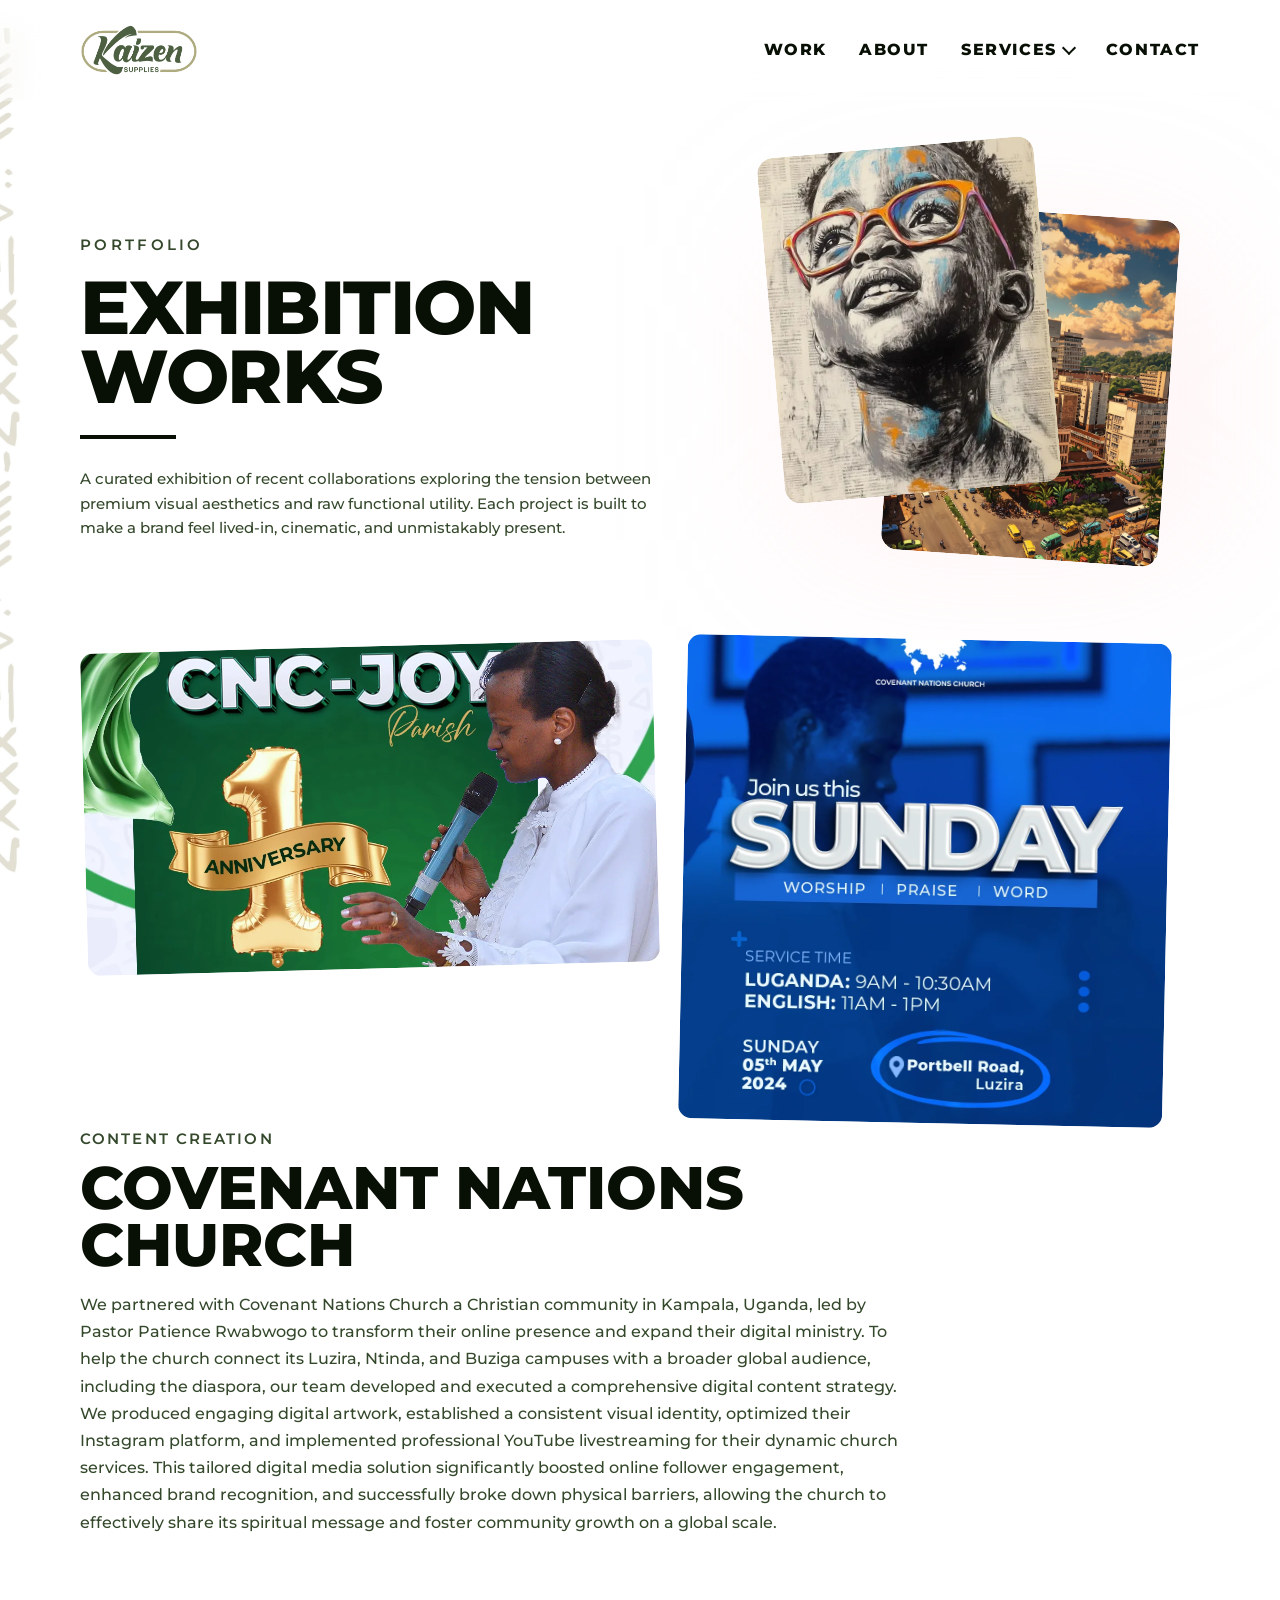
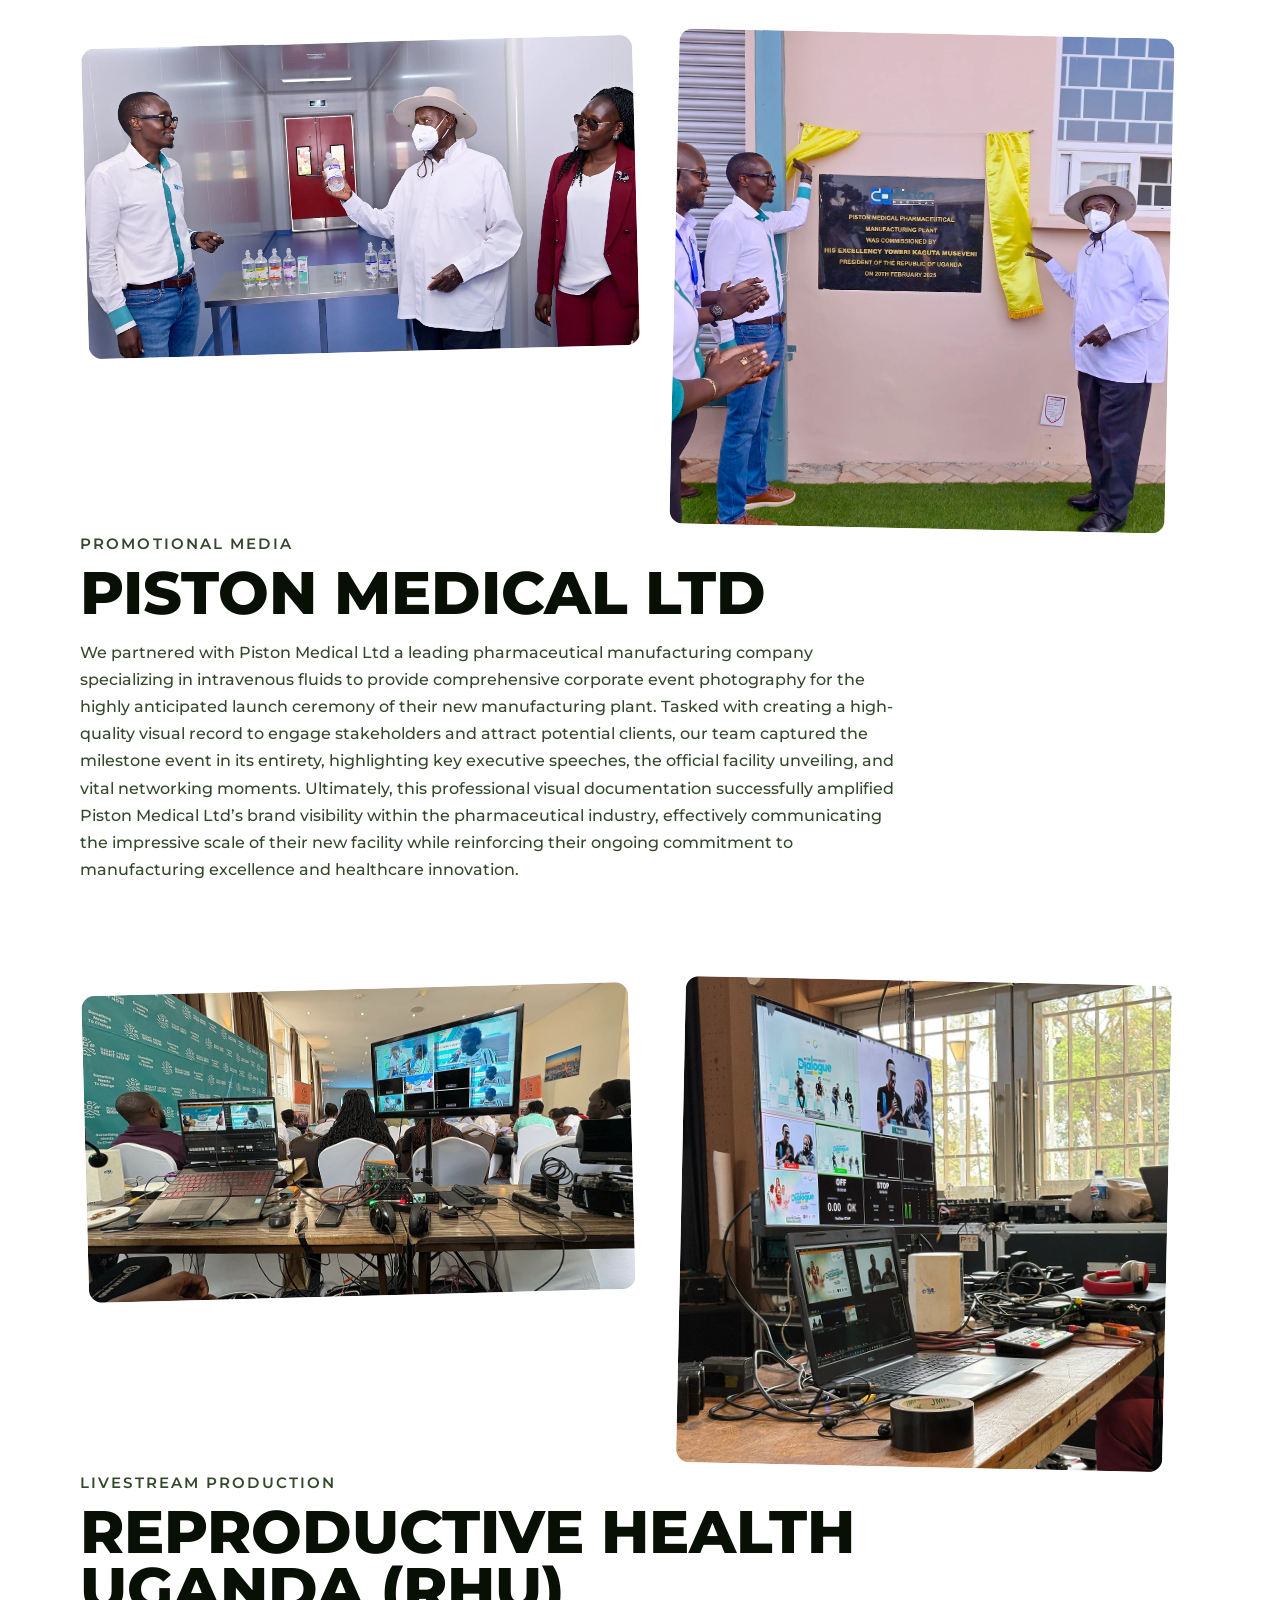
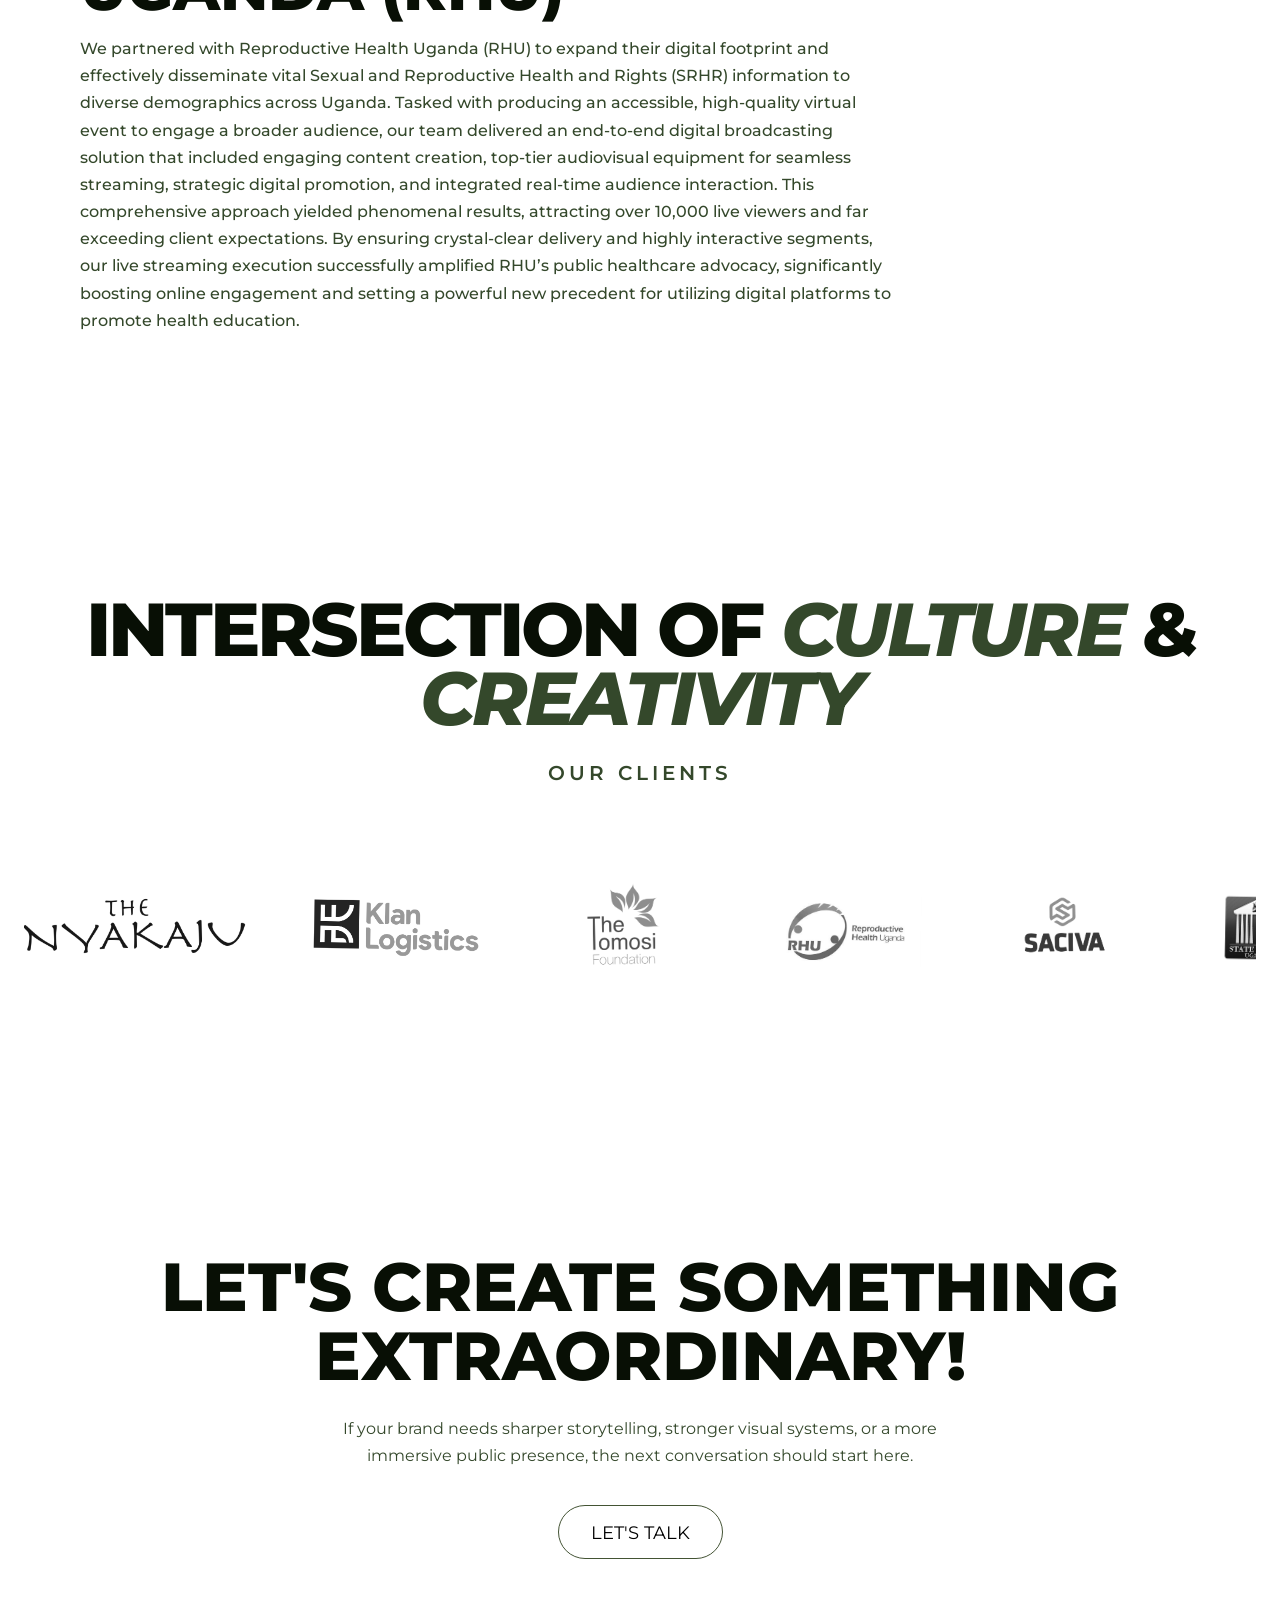
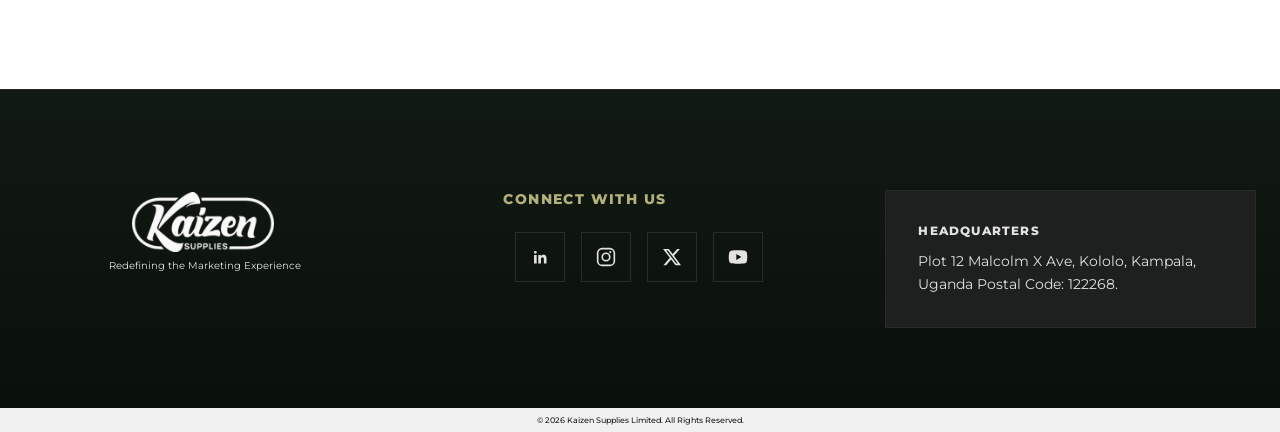
<file: work.html>
<!doctype html>

<html lang="en">
  <head>

    <!-- Google Tag Manager -->
<script>(function(w,d,s,l,i){w[l]=w[l]||[];w[l].push({'gtm.start':
new Date().getTime(),event:'gtm.js'});var f=d.getElementsByTagName(s)[0],
j=d.createElement(s),dl=l!='dataLayer'?'&l='+l:'';j.async=true;j.src=
'https://www.googletagmanager.com/gtm.js?id='+i+dl;f.parentNode.insertBefore(j,f);
})(window,document,'script','dataLayer','GTM-N6D3N4JN');</script>
<!-- End Google Tag Manager -->

    <meta charset="utf-8" />
    <meta content="width=device-width, initial-scale=1.0" name="viewport" />
    <meta
  name="description"
  content="Explore Kaizen Supplies' work corporate event photography, church digital content,
  live streaming production, and brand campaigns delivered for clients across Kampala, Uganda."
/>
    <meta
  name="keywords"
  content="creative agency Kampala, corporate photography Kampala, live streaming Uganda,
  video production company Kampala, church digital content creation, YouTube livestreaming Uganda,
  NGO media production Uganda, brand campaign Uganda, digital content agency Uganda,
  corporate event photography Uganda, visual storytelling Uganda, agency portfolio Uganda,
  social media content Uganda, hybrid event production Kampala, cinematic brand content East Africa,
  pharmaceutical company branding Uganda, digital ministry Uganda, content creator for brands Uganda"
/>
    <meta name="author" content="Kaizen Supplies Ltd"/>
    <meta name="robots" content="index, follow, max-image-preview:large, max-snippet:-1, max-video-preview:-1"/>
    <link rel="canonical" href="https://www.kaizensuppliesltd.com/work.html"/>
    <meta property="og:type" content="website"/>
    <meta property="og:site_name" content="Kaizen Supplies Ltd"/>
    <meta property="og:title" content="Our Work | Kaizen Supplies Ltd Uganda"/>
    <meta property="og:description" content="Explore brand campaigns, photography, digital content and live productions created by Kaizen Supplies Ltd for organizations in Uganda."/>
    <meta property="og:url" content="https://www.kaizensuppliesltd.com/work.html"/>
    <meta property="og:image" content="https://www.kaizensuppliesltd.com/kidlooksup.webp"/>
    <meta property="og:image:type" content="image/webp"/>
    <meta property="og:image:width" content="1200"/>
    <meta property="og:image:height" content="630"/>
    <meta property="og:image:alt" content="Selected creative work by Kaizen Supplies Ltd"/>
    <meta property="og:locale" content="en_UG"/>
    <meta name="twitter:card" content="summary_large_image"/>
    <meta name="twitter:title" content="Our Work | Kaizen Supplies Ltd Uganda"/>
    <meta name="twitter:description" content="Brand campaigns, photography, digital content and live productions created for organizations in Uganda."/>
    <meta name="twitter:image" content="https://www.kaizensuppliesltd.com/kidlooksup.webp"/>
    <meta
    name="twitter:image:alt"
    content="Creative portfolio by Kaizen Supplies Ltd in Uganda."/>
    <title>Our Work | Kaizen Supplies Ltd Uganda</title>
    <script type="application/ld+json">
    {
  "@context":"https://schema.org",
  "@type":"CollectionPage",
  "@id":"https://www.kaizensuppliesltd.com/work.html#webpage",
  "url":"https://www.kaizensuppliesltd.com/work.html",
  "name":"Our Work | Kaizen Supplies Ltd Uganda",
  "description":"A portfolio of creative campaigns, livestream productions, corporate photography and brand storytelling projects delivered across Uganda by Kaizen Supplies Ltd.",
  "isPartOf":{
    "@type":"WebSite",
    "@id":"https://www.kaizensuppliesltd.com/#website",
    "name":"Kaizen Supplies Ltd",
    "url":"https://www.kaizensuppliesltd.com"
  },
  "about":{
    "@id":"https://www.kaizensuppliesltd.com/#organization"
  },
  "primaryImageOfPage":{
    "@type":"ImageObject",
    "url":"https://www.kaizensuppliesltd.com/kidlooksup.webp"
  },
  "inLanguage":"en-UG"
}
    </script>
     <script type="application/ld+json">
      {
  "@context":"https://schema.org",
  "@type":"Organization",
  "@id":"https://www.kaizensuppliesltd.com/#organization",
  "name":"Kaizen Supplies Ltd",
  "alternateName":"Kaizen Supplies Limited",
  "url":"https://www.kaizensuppliesltd.com",
  "logo":"https://www.kaizensuppliesltd.com/logoblackfull.webp",
  "image":"https://www.kaizensuppliesltd.com/kidlooksup.webp",
  "description":"Creative marketing agency in Kampala helping organizations grow through storytelling, branding, media production and digital marketing.",
  "sameAs":[
    "https://www.linkedin.com/company/kaizen-supplies-limited/posts/?feedView=all",
    "https://www.instagram.com/kaizensuppliesltd?igsi=Z2dsNjZ2a2cycmlv",
    "https://www.tiktok.com/@kaizensuppliesltd?_r=1&_t=ZS-99OXgsoG3k5"
    "https://x.com/kaizensupplies"
  ],
  "knowsAbout":[
    "Brand Campaigns",
    "Corporate Photography",
    "Content Creation",
    "Livestream Production",
    "Digital Storytelling",
    "Creative Strategy",
    "Experiential Marketing"
  ]
}
     </script>
     <script type="application/ld+json">
      {
  "@context":"https://schema.org",
  "@type":"ItemList",
  "@id":"https://www.kaizensuppliesltd.com/work.html#portfolio",
  "name":"Kaizen Supplies Ltd Portfolio Projects",
  "numberOfItems":3,
  "itemListOrder":"https://schema.org/ItemListOrderAscending",
  "itemListElement":[
    {
      "@type":"CreativeWork",
      "position":1,
      "@id":"https://www.kaizensuppliesltd.com/work.html#cnc",
      "name":"Covenant Nations Church Digital Ministry Campaign"
    },
    {
      "@type":"CreativeWork",
      "position":2,
      "@id":"https://www.kaizensuppliesltd.com/work.html#piston-medical",
      "name":"Piston Medical Manufacturing Plant Launch"
    },
    {
      "@type":"CreativeWork",
      "position":3,
      "@id":"https://www.kaizensuppliesltd.com/work.html#rhu",
      "name":"Reproductive Health Uganda National Livestream Campaign"
    }
  ]
}
     </script>
     <script type="application/ld+json">
      {
  "@context":"https://schema.org",
  "@type":"CreativeWork",
  "@id":"https://www.kaizensuppliesltd.com/work.html#cnc",
  "name":"Covenant Nations Church Digital Ministry Campaign",
  "creator":{
    "@id":"https://www.kaizensuppliesltd.com/#organization"
  },
  "about":"Digital ministry, content creation and YouTube livestream production for Covenant Nations Church in Kampala.",
  "genre":"Content Creation Campaign",
  "image":[
    "https://www.kaizensuppliesltd.com/cnc_1.webp",
    "https://www.kaizensuppliesltd.com/Sunday%20Service.webp"
  ],
  "keywords":[
    "Church Livestream Uganda",
    "Digital Ministry",
    "Christian Content Creation",
    "YouTube Livestream Production"
  ],
  "locationCreated":{
    "@type":"Place",
    "name":"Kampala, Uganda"
  }
}
     </script>
     <script type="application/ld+json">
      {
  "@context":"https://schema.org",
  "@type":"CreativeWork",
  "@id":"https://www.kaizensuppliesltd.com/work.html#piston-medical",
  "name":"Piston Medical Manufacturing Plant Launch Campaign",
  "creator":{
    "@id":"https://www.kaizensuppliesltd.com/#organization"
  },
  "about":"Corporate photography and promotional media production documenting the launch of Piston Medical's pharmaceutical manufacturing facility.",
  "genre":"Corporate Event Photography",
  "image":[
    "https://www.kaizensuppliesltd.com/piston1.webp",
    "https://www.kaizensuppliesltd.com/pistons2.webp"
  ],
  "keywords":[
    "Corporate Photography Uganda",
    "Pharmaceutical Branding",
    "Industrial Event Coverage",
    "Brand Launch Campaign"
  ],
  "locationCreated":{
    "@type":"Place",
    "name":"Kampala, Uganda"
  }
}
     </script>
     <script type="application/ld+json">
      {
  "@context":"https://schema.org",
  "@type":"CreativeWork",
  "@id":"https://www.kaizensuppliesltd.com/work.html#rhu",
  "name":"Reproductive Health Uganda SRHR Livestream Campaign",
  "creator":{
    "@id":"https://www.kaizensuppliesltd.com/#organization"
  },
  "about":"National livestream production and digital content campaign promoting Sexual and Reproductive Health and Rights education across Uganda.",
  "genre":"Livestream Production",
  "image":[
    "https://www.kaizensuppliesltd.com/RHU_01.webp",
    "https://www.kaizensuppliesltd.com/RHU_02.webp"
  ],
  "keywords":[
    "Livestream Uganda",
    "Health Communication",
    "NGO Media Production",
    "Virtual Event Production"
  ],
  "locationCreated":{
    "@type":"Place",
    "name":"Uganda"
  }
}
     </script>
     <script type="application/ld+json">
      {
  "@context":"https://schema.org",
  "@type":"BreadcrumbList",
  "itemListElement":[
    {
      "@type":"ListItem",
      "position":1,
      "name":"Home",
      "item":"https://www.kaizensuppliesltd.com/"
    },
    {
      "@type":"ListItem",
      "position":2,
      "name":"Our Work",
      "item":"https://www.kaizensuppliesltd.com/work.html"
    }
  ]
}
     </script>
    <link rel="icon" type="image/png" href="Newfavicon.PNG">
    <link rel="stylesheet" href="projects-menu.css?v=20261102-2" />
    <script src="projects-menu.js?v=20261024-2" defer></script>
    <link href="https://fonts.googleapis.com" rel="preconnect" />
    <link crossorigin="" href="https://fonts.gstatic.com" rel="preconnect" />
    <link
      href="https://fonts.googleapis.com/css2?family=Montserrat:wght@400;600;700;800;900&display=swap"
      rel="stylesheet"
    />
    <link
      href="https://fonts.googleapis.com/css2?family=Material+Symbols+Outlined:wght,FILL@100..700,0..1&display=swap"
      rel="stylesheet"
    />
    <style>
      ::selection {
        background: #34482B;
        color: #00661f;
      }

      main img {
        border-radius: 12px;
      }

      img[src="kidlooksup.webp"],
      img[src="kaizensuppliesltd_image06.webp"] {
        border-radius: 12px;
        clip-path: inset(0 round 12px);
      }

      .hero-visual > .hero-tilt {
        border-radius: 16px;
        clip-path: inset(0 round 16px);
        overflow: hidden;
      }

      .material-symbols-outlined {
        font-variation-settings:
          "FILL" 0,
          "wght" 400,
          "GRAD" 0,
          "opsz" 24;
      }

      .brand-link:hover {
        opacity: 0.8;
      }

      .brand-link:active,
      .nav-link:active,
      .menu-button:active,
      .cta-link:active {
        transform: scale(0.97);
      }

      .nav-link {
        position: relative;
        text-decoration: none;
        color: inherit;
      }

      .nav-link::after {
        content: "";
        position: absolute;
        left: 0;
        bottom: 8px;
        width: 0;
        height: 2px;
        background: #435334;
        transition: width 0.3s ease;
      }

      .nav-link:hover::after {
        width: 100%;
      }

      .nav-link:hover,
      .text-link:hover,
      .cta-link:hover {
        color: #34482B;
      }

      .lets-talk-button {
        display: inline-flex;
        align-items: center;
        justify-content: center;
        gap: 0;
        overflow: hidden;
      }

      .lets-talk-button .button-arrow {
        width: 0;
        opacity: 0;
        transform: translateX(-12px);
        transition: width 0.35s ease, margin-left 0.35s ease, opacity 0.25s ease, transform 0.35s ease;
      }

      .lets-talk-button:hover .button-arrow,
      .lets-talk-button:focus-visible .button-arrow {
        width: 20px;
        margin-left: 10px;
        opacity: 1;
        transform: translateX(0);
      }

      .zoom-hover,
      .hero-tilt {
        --rotation: -1.5deg;
        transform: rotate(var(--rotation));
        transition: transform 0.6s cubic-bezier(0.33, 1, 0.68, 1);
        transform-origin: center center;
      }

      .zoom-hover:hover,
      .hero-tilt:hover {
        transform: rotate(0deg);
      }

      .zoom-hover img,
      .hero-tilt img {
        transition:
          transform 0.6s cubic-bezier(0.33, 1, 0.68, 1),
          filter 0.7s;
        transform: scale(1.1);
        filter: grayscale(0);
      }

      .zoom-hover:hover img,
      .hero-tilt:hover img {
        transform: scale(1.16);
      }

      .project-grid .zoom-hover:nth-child(even),
      .project-grid-reverse .zoom-hover:nth-child(even),
      .hero-tilt.alt {
        --rotation: 1.2deg;
      }

      .partner-track img {
        transition:
          transform 0.6s cubic-bezier(0.33, 1, 0.68, 1),
          filter 0.7s;
        transform: rotate(-1deg) scale(1.05);
      }

      .partner-track img:nth-child(even) {
        transform: rotate(1deg) scale(1.05);
      }

      .partner-track img:hover {
        transform: rotate(0deg) scale(1.12);
      }

      .site-header.menu-open .nav-list {
        display: flex;
        opacity: 1;
        visibility: visible;
        pointer-events: auto;
        transform: translateY(0);
      }

      .partner-track {
        animation: marquee 30s linear infinite;
      }

      .partner-track:hover {
        animation-play-state: paused;
      }

      @keyframes marquee {
        0% {
          transform: translateX(0);
        }

        100% {
          transform: translateX(-50%);
        }
      }

      @media (max-width: 767px) {
        .nav-list {
          display: none !important;
        }

        .site-header.menu-open .nav-list {
          display: flex !important;
        }

        .site-header.menu-open .nav-link,
        .site-header.menu-open .nav-link:hover {
          color: #080F05 !important;
        }

        .nav-link {
          height: auto !important;
          width: 100%;
          padding: 12px 0;
        }

        .hero-grid,
        .project-grid,
        .project-grid-reverse,
        .footer-container {
          grid-template-columns: 1fr !important;
        }

        .project-grid,
        .project-grid-reverse {
          gap: 34px !important;
          margin-bottom: 48px !important;
        }

        .project-grid > div,
        .project-grid-reverse > div {
          width: min(84%, 320px) !important;
          max-width: 100% !important;
          margin-left: auto !important;
          margin-right: auto !important;
        }

        .project-grid > div:first-child,
        .project-grid-reverse > div:first-child {
          margin-left: auto !important;
          margin-right: auto !important;
          width: min(88%, 340px) !important;
        }

        .project-grid > div:last-child,
        .project-grid-reverse > div:last-child {
          width: min(76%, 280px) !important;
        }

        .hero-copy {
          order: 2;
        }

        .hero-visual {
          order: 1;
          position: relative !important;
          min-height: 320px !important;
          width: min(100%, 340px) !important;
          margin: 0 auto 12px !important;
          display: block !important;
        }

        .hero-visual > div:first-child {
          display: block !important;
          position: absolute !important;
          inset: 18% 0 0 14% !important;
        }

        .hero-visual > .hero-tilt {
          position: absolute !important;
          inset: auto !important;
          width: min(82%, 260px) !important;
          aspect-ratio: 4 / 5 !important;
          margin: 0 !important;
          left: 50% !important;
          right: auto !important;
          transform: translateX(-50%) rotate(var(--rotation)) !important;
        }

        .hero-visual > .hero-tilt:hover {
          transform: translateX(-50%) rotate(0deg) !important;
        }

        .hero-visual > .hero-tilt img {
          width: 100% !important;
          height: 100% !important;
          object-fit: contain !important;
        }

        .hero-visual > .hero-tilt:first-of-type {
          top: 0 !important;
        }

        .hero-visual > .hero-tilt:last-of-type {
          bottom: 0 !important;
        }

        .hero-visual > .hero-tilt:last-of-type img {
          width: 108% !important;
          height: 108% !important;
        }

        .footer-left,
        .footer-center,
        .footer-right {
          margin-left: 0 !important;
          align-items: center !important;
          text-align: center !important;
        }

        .footer-left .brand-link {
          margin: 0 auto !important;
        }

        .footer-left .brand-link img {
          margin-left: 0 !important;
          margin-right: 0 !important;
        }

        .footer-center h4 {
          margin-left: 0 !important;
          text-align: center !important;
        }

        .footer-center > div {
          justify-content: center !important;
        }

        .footer-right > div {
          margin: 0 auto !important;
          text-align: center !important;
        }
      }

      @media (min-width: 768px) {
        .page-shell,
        .nav-inner {
          padding-left: 80px !important;
          padding-right: 80px !important;
        }
         .footer-link {
        width: 48px;
        height: 48px;
        border: 1px solid rgba(255, 255, 255, 0.1);
        display: inline-flex;
        align-items: center;
        justify-content: center;
        color: #EFE6DC;
        text-decoration: none;
        transition: color 0.25s ease, border-color 0.25s ease;
      }

      .footer-link:hover {
        color: #435334;
        border-color: #435334;
      }

      .footer-heading {
        color: #B3B07B;
      }

      .footer-text {
        color: #EFE6DC;
      }

        .nav-list {
          display: flex !important;
          position: static !important;
          flex-direction: row !important;
          align-items: center !important;
          gap: 32px !important;
          height: 100% !important;
          padding: 0 !important;
          border-radius: 0 !important;
          border: 0 !important;
          background: transparent !important;
          backdrop-filter: none !important;
          opacity: 1 !important;
          visibility: visible !important;
          pointer-events: auto !important;
          transform: none !important;
          
        }

        .menu-button {
          display: none !important;
        }

        .hero-grid {
          grid-template-columns: minmax(0, 1.2fr) minmax(320px, 460px) !important;
        }

        .project-grid {
          grid-template-columns: repeat(2, minmax(0, 1fr)) !important;
        }

        .project-grid-reverse {
          grid-template-columns: repeat(2, minmax(0, 1fr)) !important;
        }

        .project-grid > div:nth-child(3),
        .project-grid-reverse > div:nth-child(3) {
          grid-column: 1 / -1;
        }
      }

      @media (min-width: 768px) and (max-width: 900px) {
        .page-shell:first-of-type {
          padding: 72px 32px 96px !important;
        }

        .page-shell:first-of-type .hero-grid {
          grid-template-columns: 1fr !important;
          gap: 36px !important;
          align-items: center !important;
        }

        .page-shell:first-of-type .hero-copy {
          text-align: center !important;
        }

        .page-shell:first-of-type .hero-copy p,
        .page-shell:first-of-type .hero-copy h1 {
          margin-left: auto !important;
          margin-right: auto !important;
        }

        .page-shell:first-of-type .hero-copy > div {
          margin-left: auto !important;
          margin-right: auto !important;
        }

        .page-shell:first-of-type .hero-visual {
          min-height: 340px !important;
          width: min(100%, 420px) !important;
          margin: 0 auto !important;
        }

        .page-shell:first-of-type .hero-visual > .hero-tilt {
          width: min(76%, 280px) !important;
        }

        .page-shell:first-of-type .hero-visual > .hero-tilt:first-of-type {
          top: 0 !important;
          right: 6% !important;
        }

        .page-shell:first-of-type .hero-visual > .hero-tilt:last-of-type {
          left: 6% !important;
          bottom: 0 !important;
        }

        .page-shell:first-of-type .hero-visual > .hero-tilt img {
          width: 100% !important;
          height: 100% !important;
          object-fit: contain !important;
        }

        .project-grid-reverse {
          grid-template-columns: minmax(0, 1.1fr) minmax(0, 0.9fr) !important;
          gap: 30px !important;
          align-items: center !important;
        }

        .project-grid-reverse > .zoom-hover {
          width: 100% !important;
          max-width: 100% !important;
          margin-left: 0 !important;
          margin-right: 0 !important;
          overflow: hidden !important;
        }

        .project-grid-reverse > .zoom-hover img {
          transform: scale(1.03) !important;
        }

        .project-grid-reverse > .zoom-hover:hover img {
          transform: scale(1.1) !important;
        }

        .project-grid-reverse > .zoom-hover:first-child {
          max-width: 100% !important;
        }

        .project-grid-reverse > .zoom-hover:last-child {
          width: min(100%, 360px) !important;
          justify-self: end !important;
        }
      }

      @media (min-width: 901px) and (max-width: 1024px) {
        .page-shell:first-of-type {
          padding: 76px 40px 104px !important;
        }

        .page-shell:first-of-type .hero-grid {
          grid-template-columns: minmax(0, 1fr) minmax(320px, 430px) !important;
          gap: 34px !important;
          align-items: end !important;
        }

        .page-shell:first-of-type .hero-copy p {
          max-width: 560px !important;
        }

        .page-shell:first-of-type .hero-visual {
          min-height: 360px !important;
        }

        .page-shell:first-of-type .hero-visual > .hero-tilt {
          width: min(80%, 310px) !important;
        }

        .page-shell:first-of-type .hero-visual > .hero-tilt img {
          width: 100% !important;
          height: 100% !important;
          object-fit: contain !important;
        }

        .project-grid-reverse {
          grid-template-columns: minmax(0, 1.2fr) minmax(0, 0.8fr) !important;
          gap: 34px !important;
          align-items: center !important;
        }

        .project-grid-reverse > .zoom-hover {
          width: 100% !important;
          max-width: 100% !important;
          margin-left: 0 !important;
          margin-right: 0 !important;
          overflow: hidden !important;
        }

        .project-grid-reverse > .zoom-hover img {
          transform: scale(1.03) !important;
        }

        .project-grid-reverse > .zoom-hover:hover img {
          transform: scale(1.1) !important;
        }

        .project-grid-reverse > .zoom-hover:last-child {
          width: min(100%, 390px) !important;
          justify-self: end !important;
        }
      }

      @media (min-width: 768px) and (max-width: 1024px) {
        .footer-container {
          grid-template-columns: repeat(3, minmax(0, 1fr)) !important;
          gap: 32px !important;
          align-items: start !important;
        }

        .footer-left,
        .footer-center,
        .footer-right {
          margin-left: 0 !important;
        }

        .footer-left,
        .footer-center {
          align-items: flex-start !important;
          text-align: left !important;
        }

        .footer-center h4 {
          margin-left: 0 !important;
        }

        .footer-center > div {
          justify-content: flex-start !important;
        }

        .footer-right > div {
          max-width: 100% !important;
        }
      }

      .hero-visual > .hero-tilt img[src="kidlooksup.webp"],
      .hero-visual > .hero-tilt img[src="kaizensuppliesltd_image06.webp"] {
        width: 80% !important;
        height: 80% !important;
        margin: 10% auto !important;
        object-fit: cover !important;
        border-radius: 16px !important;
        clip-path: inset(0 round 16px) !important;
        transform: scale(1.02) !important;
      }

      .hero-visual > .hero-tilt:hover img[src="kidlooksup.webp"],
      .hero-visual > .hero-tilt:hover img[src="kaizensuppliesltd_image06.webp"] {
        transform: scale(1.06) !important;
      }
    </style>
    <meta name="google-site-verification" content="CziN4nMhD2KWVHaNMqKFvBrfwTxyIlvimkBKSoyJ2Bk" />
  </head>
  <!-- Google tag (gtag.js) -->
<script async src="https://www.googletagmanager.com/gtag/js?id=G-TTNT13X4R1"></script>
<script>
  window.dataLayer = window.dataLayer || [];
  function gtag(){dataLayer.push(arguments);}
  gtag('js', new Date());

  gtag('config', 'G-TTNT13X4R1');
</script>

  <body
  google-site-verification: googlefecbc433db5e83aa.html
    style="
      margin: 0;
      min-height: 100vh;
      display: flex;
      flex-direction: column;
      font-family: Montserrat, sans-serif;
      background: transparent;
      color: #e2e2e2;
      -webkit-font-smoothing: antialiased;
      position: relative;
      overflow-x: hidden;
      box-sizing: border-box;
    "
  >
    <div
      aria-hidden="true"
      style="
        position: fixed;
        inset: 0;
        z-index: 0;
        opacity: 1;
        background-image: url('kaizensuppliesltd_bg.webp');
        background-repeat: no-repeat;
        background-size: cover;
        background-position: center;
        pointer-events: none;
      "
    ></div>

    <header
      class="site-header"
      id="siteHeader"
      style="
        width: 100%;
        border-bottom: 1px solid rgba(255, 255, 255, 0.1);
        position: relative;
        z-index: 30;
        overflow: visible;
        backdrop-filter: blur(16px);
        background: transparent;
        box-sizing: border-box;
      "
    >
      <nav
        aria-label="Primary"
        class="nav-inner"
        style="
          width: 100%;
          max-width: 1440px;
          margin: 0 auto;
          height: 100px;
          padding: 8px 24px;
          display: flex;
          align-items: center;
          justify-content: space-between;
          gap: 20px;
          position: relative;
          box-sizing: border-box;
        "
      >
        <a
          aria-label="Kaizen Supplies home"
          class="brand-link"
          href="home.html"
          style="
            display: inline-flex;
            align-items: center;
            height: 100%;
            transition: opacity 0.3s, transform 0.15s;
            box-sizing: border-box;
          "
        >
          <img
            alt="Kaizen Supplies logo"
            href="home.html"
            src="coloredkaizenlogo.png" alt="colored Kaizen Logo"
            style="
              height: 50px;
              width: auto;
              object-fit: contain;
              display: block;
              mix-blend-mode: screen;
              box-sizing: border-box;
            "
          />
        </a>

        <ul
          class="nav-list"
          id="primaryNavList"
          style="
            list-style: none;
            margin: 0;
            position: absolute;
            top: calc(100% + 10px);
            left: 24px;
            right: 24px;
            display: flex;
            flex-direction: column;
            align-items: flex-start;
            gap: 0;
            height: auto;
            padding: 10px 16px;
            border-radius: 12px;
            border: 1px solid rgba(8, 15, 5, 0.2);
            background: #fff;
            backdrop-filter: none;
            opacity: 0;
            visibility: hidden;
            pointer-events: none;
            transform: translateY(-8px);
            transition: opacity 0.2s ease, transform 0.2s ease, visibility 0.2s ease;
            z-index: 30;
            box-sizing: border-box;
          "
        >
          <li style="box-sizing: border-box">
            <a
              class="nav-link"
              href="work.html"
              style="
                text-decoration: none;
                color: #080F05;
                text-transform: uppercase;
                letter-spacing: 0.1em;
                font-size: 16px;
                line-height: 20px;
                font-weight: 800;
                display: inline-flex;
                align-items: center;
                width: 100%;
                padding: 12px 0;
                transition: color 0.2s, transform 0.15s;
                box-sizing: border-box;
              "
              >WORK</a
            >
          </li>
          <li style="box-sizing: border-box">
            <a
              class="nav-link"
              href="about.html"
              style="
                text-decoration: none;
                color: #080F05;
                text-transform: uppercase;
                letter-spacing: 0.1em;
                font-size: 16px;
                line-height: 20px;
                font-weight: 800;
                display: inline-flex;
                align-items: center;
                width: 100%;
                padding: 12px 0;
                transition: color 0.2s, transform 0.15s;
                box-sizing: border-box;
              "
              >ABOUT</a
            >
          </li>
          <li class="projects-menu" style="box-sizing: border-box">
            <button
              class="nav-link projects-trigger"
              type="button"
              aria-expanded="false"
              aria-controls="projectsDropdown"
              style="color: #080F05; text-transform: uppercase; letter-spacing: 0.1em; font-size: 16px; line-height: 20px; font-weight: 800; display: inline-flex; align-items: center; width: 100%; padding: 12px 0"
            >SERVICES<span class="projects-chevron" aria-hidden="true"></span></button>
            <ul class="projects-dropdown" id="projectsDropdown" aria-label="Projects">
              <li><a class="project-link" href="Kaizen-Chat/">Kaizen Chat</a></li>
              <li><a class="project-link" href="work.html#kaizen-invitations">Kaizen Invitations</a></li>
            </ul>
          </li>
          <li style="box-sizing: border-box">
            <a
              class="nav-link"
              href="contact.html"
              style="
                text-decoration: none;
                color: #080F05;
                text-transform: uppercase;
                letter-spacing: 0.1em;
                font-size: 16px;
                line-height: 20px;
                font-weight: 800;
                display: inline-flex;
                align-items: center;
                width: 100%;
                padding: 12px 0;
                transition: color 0.2s, transform 0.15s;
                box-sizing: border-box;
              "
              >CONTACT</a
            >
          </li>
        </ul>

        <button
          aria-controls="primaryNavList"
          aria-expanded="false"
          aria-label="Open menu"
          class="menu-button"
          id="menuButton"
          style="
            border: 0;
            background: transparent;
            color: rgb(226, 226, 226);
            display: inline-flex;
            align-items: center;
            justify-content: center;
            cursor: pointer;
            padding: 0;
            transition: transform 0.15s;
            box-sizing: border-box;
          "
          type="button"
        >
          <span
            class="material-symbols-outlined"
            id="menuIcon"
            style="font-size: 32px; box-sizing: border-box"
            >menu</span
          >
        </button>
      </nav>
    </header>

    <main style="position: relative; z-index: 10; box-sizing: border-box">
      <section
        class="page-shell"
        style="
          padding: 80px 24px 120px;
          box-sizing: border-box;
        "
      >
        <div
          class="hero-grid"
          style="
            max-width: 1440px;
            margin: 0 auto;
            display: grid;
            gap: 48px;
            align-items: end;
            box-sizing: border-box;
          "
        >
          <div class="hero-copy" style="box-sizing: border-box">
            <p
              style="
                margin: 0 0 18px;
                font-family: Montserrat, sans-serif;
                font-size: 15px;
                font-weight: 600;
                line-height: 20px;
                letter-spacing: 0.22em;
                text-transform: uppercase;
                color: #34482B;
              "
            >
              Portfolio
            </p>
            <h1
              style="
                margin: 0 0 24px;
                font-size: clamp(42px, 10vw, 75px);
                line-height: 0.92;
                letter-spacing: -0.02em;
                font-weight: 800;
                text-transform: uppercase;
                color: #080F05;
              "
            >
              Exhibition<br />Works
            </h1>
            <div
              style="
                width: 96px;
                height: 4px;
                background: #080F05;
                margin-bottom: 28px;
              "
            ></div>
            <p
              style="
                margin: 0;
                max-width: 700px;
                font-size: 15px;
                font-weight: 500;
                line-height: 1.65;
                color: #34482B;
              "
            >
              A curated exhibition of recent collaborations exploring the
              tension between premium visual aesthetics and raw functional
              utility. Each project is built to make a brand feel lived-in,
              cinematic, and unmistakably present.
            </p>
          </div>
          <div
            class="hero-visual"
            style="
              position: relative;
              min-height: 360px;
              box-sizing: border-box;
            "
          >
            <div
              style="
                position: absolute;
                inset: 18% 0 0 14%;
                background: rgba(255, 178, 190, 0.2);
                filter: blur(90px);
              "
            ></div>
            <div
              class="hero-tilt"
              style="
                position: absolute;
                top: 0;
                right: 0;
                width: min(82%, 340px);
                aspect-ratio: 4 / 5;
                overflow: hidden;
                border-radius: 16px;
                clip-path: inset(0 round 16px);
                --rotation: 4deg;
              "
            >
              <img
                alt="Kampala Cityscape Artwork.KaizenUganda"
                src="kaizensuppliesltd_image06.webp"
                style="
                  width: 80%;
                  height: 80%;
                  object-fit: contain;
                  display: block;
                  border-radius: 16px;
                  clip-path: inset(0 round 16px);
                "
              />
            </div>
            <div
              class="hero-tilt alt"
              style="
                position: absolute;
                left: 0;
                bottom: 0;
                width: min(82%, 340px);
                aspect-ratio: 4 / 5;
                overflow: hidden;
                border-radius: 16px;
                clip-path: inset(0 round 16px);
                --rotation: -5deg;
              "
            >
              <img
                alt="kid looking up at the sky artwork.KaizenUganda"
                src="kidlooksup.webp"
                style="
                  width: 100%;
                  height: 80%;
                  object-fit: contain;
                  display: block;
                  border-radius: 16px;
                  clip-path: inset(0 round 16px);
                "
              />
            </div>
          </div>
        </div>
      </section>

      <section
        class="page-shell"
        style="padding: 0 24px 140px; box-sizing: border-box"
      >
        <div
          style="
            max-width: 1440px;
            margin: 0 auto;
            display: flex;
            flex-direction: column;
            gap: 120px;
            box-sizing: border-box;
          "
        >
          <article style="box-sizing: border-box">
            <div
              class="project-grid"
              style="
                display: grid;
                grid-template-columns: 1fr;
                gap: 20px;
                margin-bottom: 28px;
                box-sizing: border-box;
              "
            >
              <div id="cnc" class="zoom-hover" style="overflow: visible; border-radius: 0; aspect-ratio: 16 / 9; background: transparent; margin-left: 30px;">
                <img alt="Covenant Nations Church Joy 1 Year Anniversary" src="cnc_1.webp" style="width: 100%; height: 100%; object-fit: cover; display: block; transition: transform 0.7s ease" />
              </div>
              <div class="zoom-hover" style="overflow: visible; border-radius: 0; aspect-ratio: 1 / 1; background: transparent; width: 80%; max-width: 450px; margin: 0 auto;">
                <img alt="Covenant Nations Church Sunday Service" src="Sunday Service.webp" style="width: 100%; height: 100%; object-fit: cover; display: block; transition: transform 0.7s ease" />
              </div>
            </div>
            <div style="max-width: 820px; box-sizing: border-box">
              <p style="margin: 0 0 10px; font-family: Montserrat, sans-serif; font-size: 15px; font-weight: 600; line-height: 20px; letter-spacing: 0.14em; text-transform: uppercase; color: #34482B;">Content Creation</p>
              <h2 style="margin: 0 0 18px; font-size: clamp(32px, 6vw, 60px); line-height: 0.95; font-weight: 800; text-transform: uppercase; color: #080F05;">Covenant Nations Church</h2>
              <p style="margin: 0; font-size: 16px; font-weight: 500; line-height: 1.7; color: #34482B;">We partnered with Covenant Nations Church a Christian community in Kampala, Uganda, led by Pastor Patience Rwabwogo
                 to transform their online presence and expand their digital ministry. To help the church connect its Luzira, Ntinda, 
                 and Buziga campuses with a broader global audience, including the diaspora, our team developed and executed a comprehensive digital content strategy.
                  We produced engaging digital artwork, established a consistent visual identity, optimized their Instagram platform, and implemented professional YouTube
                   livestreaming for their dynamic church services. This tailored digital media solution significantly boosted online follower engagement, 
                   enhanced brand recognition, and successfully broke down physical barriers, allowing the church to effectively share its spiritual message 
                   and foster community growth on a global scale.</p>
            </div>
          </article>

          <article style="box-sizing: border-box">
            <div
              class="project-grid-reverse"
              style="
                display: grid;
                grid-template-columns: 1fr;
                gap: 6px;
                margin-bottom: 28px;
                box-sizing: border-box;
              "
            >
              <div id="piston-medical" class="zoom-hover" style="overflow: visible; border-radius: 0; aspect-ratio: 16 / 9; background: transparent; max-width: 90%; margin-left: 30px;">
                <img alt="Piston Medical Image with President Museveni.1" src="piston1.webp" style="width: 100%; height: 100%; object-fit: cover; display: block; transition: transform 0.7s ease" />
              </div>
              <div class="zoom-hover" style="overflow: visible; border-radius: 0; aspect-ratio: 1 / 1; background: transparent; width: 90%; max-width: 450px; margin: 0 auto;">
                <img alt="Piston Medical Image with President Museveni.2" src="pistons2.webp" style="width: 100%; height: 100%; object-fit: cover; display: block; transition: transform 0.7s ease" />
              </div>
            </div>
            <div style="max-width: 820px; box-sizing: border-box">
              <p style="margin: 0 0 10px; font-family: Montserrat, sans-serif; font-size: 15px; font-weight: 600; line-height: 20px; letter-spacing: 0.14em; text-transform: uppercase; color: #34482B;"> Promotional Media</p>
              <h2 style="margin: 0 0 18px; font-size: clamp(32px, 6vw, 60px); line-height: 0.95; font-weight: 800; text-transform: uppercase; color: #080F05;">Piston Medical Ltd</h2>
              <p style="margin: 0; font-size: 16px; font-weight: 500; line-height: 1.7; color: #34482B;">We partnered with Piston Medical Ltd a leading pharmaceutical manufacturing company specializing in intravenous fluids 
                to provide comprehensive corporate event photography for the highly anticipated launch ceremony of their new manufacturing plant. Tasked with creating a high-quality visual record to engage stakeholders and 
                attract potential clients, our team captured the milestone event in its entirety, highlighting key executive speeches, the official facility unveiling, and vital networking moments. Ultimately, 
                this professional visual documentation successfully amplified Piston Medical Ltd’s brand visibility within the pharmaceutical industry, effectively communicating the impressive scale of their new facility while
                 reinforcing their ongoing commitment to manufacturing excellence and healthcare innovation.</p>
            </div>
          </article>

          <article style="box-sizing: border-box">
            <div
              class="project-grid"
              style="
                display: grid;
                grid-template-columns: 1fr;
                gap: 16px;
                margin-bottom: 28px;
                box-sizing: border-box;
              "
            >
              <div id="rhu" class="zoom-hover" style="overflow: visible; border-radius: 0; aspect-ratio: 16 / 9; background: transparent; max-width: 90%; margin-left: 30px;">
                <img alt="Reproductive health Uganda Livestream.1" src="RHU_01.webp" style="width: 100%; height: 100%; object-fit: cover; display: block; transition: transform 0.7s ease" />
              </div>
              <div class="zoom-hover" style="overflow: visible; border-radius: 0; aspect-ratio: 1 / 1; background: transparent; width: 80%; max-width: 450px; margin: 0 auto;">
                <img alt="Reproductive health Uganda detail one" src="RHU_02.webp" style="width: 100%; height: 100%; object-fit: cover; display: block; transition: transform 0.7s ease" />
              </div>
            </div>
            <div style="max-width: 820px; box-sizing: border-box">
              <p style="margin: 0 0 10px; font-family: Montserrat, sans-serif; font-size: 15px; font-weight: 600; line-height: 20px; letter-spacing: 0.14em; text-transform: uppercase; color: #34482B;">Livestream Production</p>
              <h2 style="margin: 0 0 18px; font-size: clamp(32px, 6vw, 60px); line-height: 0.95; font-weight: 800; text-transform: uppercase; color:#080F05">Reproductive health Uganda (RHU)</h2>
              <p style="margin: 0; font-size: 16px; font-weight: 500; line-height: 1.7; color: #34482B;">We partnered with Reproductive Health Uganda (RHU) to expand their digital footprint and effectively disseminate vital Sexual
                 and Reproductive Health and Rights (SRHR) information to diverse demographics across Uganda. Tasked with producing an accessible, high-quality virtual event to engage a broader audience, our team delivered an end-to-end
                  digital broadcasting solution that included engaging content creation, top-tier audiovisual equipment for seamless streaming, strategic digital promotion, and integrated real-time audience interaction. 
                  This comprehensive approach yielded phenomenal results, attracting over 10,000 live viewers and far exceeding client expectations. By ensuring crystal-clear delivery and highly interactive segments, 
                  our live streaming execution successfully amplified RHU’s public healthcare advocacy, significantly boosting online engagement and setting a powerful new precedent for utilizing digital platforms to promote health education.

</p>
            </div>
          </article>
        </div>
      </section>

      <section
        class="partners-shell"
        style="
          padding: 120px 24px;
          border-top: 1px solid rgba(255, 255, 255, 0.1);
          border-bottom: 1px solid rgba(255, 255, 255, 0.1);
          position: relative;
          overflow: hidden;
          box-sizing: border-box;
        "
      >
        <div style="position: absolute; inset: 0; background: transparent; pointer-events: none"></div>
        <div
          style="
            position: relative;
            z-index: 1;
            max-width: 1280px;
            margin: 0 auto;
            text-align: center;
            box-sizing: border-box;
          "
        >
          <h3 style="margin: 0 0 28px; font-size: clamp(42px, 10vw, 75px); line-height: 0.92; font-weight: 800; text-transform: uppercase; letter-spacing: -0.04em; color: #080F05;">Intersection of <span style="color: #34482B; font-style: italic">Culture</span> & <span style="color: #34482B; font-style: italic">Creativity</span></h3>
          <p style="margin: 0 0 50px; font-family: Montserrat, sans-serif; font-size: 20px; font-weight: 600; letter-spacing: 0.20em; text-transform: uppercase; color: #34482B;">Our Clients</p>
          <div style="width: 100%; overflow: hidden; box-sizing: border-box">
            <div class="partner-track" style="display: flex; align-items: center; gap: 64px; width: max-content; white-space: nowrap; padding: 18px 0;">
              <img alt="The Nyakaju" src="The Nyakaju_logo.webp" style="height: 64px; width: auto; opacity: 1; filter: grayscale(0)" />
              <img alt="Klan logistics" src="KL Logo.webp" style="height: 64px; width: auto; opacity: 1; filter: grayscale(1)" />
              <img alt="Tomosi Foundation" src="tomosi foundation.webp" style="height: 150px; width: auto; opacity: 1; filter: grayscale(1)" />
              <img alt="Reproductive health Uganda" src="RHU.webp" style="height: 150px; width: auto; opacity: 1; filter: grayscale(1)" />
              <img alt="SACIVA" src="saciva.webp" style="height: 150px; width: auto; opacity: 1; filter: grayscale(1)" />
              <img alt="State House Uganda" src="statehouse.webp" style="height: 96px; width: auto; opacity: 1; filter: grayscale(1)" />
              <img alt="The Nyakaju repeat" src="The Nyakaju_logo.webp" style="height: 64px; width: auto; opacity: 1; filter: grayscale(1)" />
              <img alt="Klan logistics repeat" src="KL Logo.webp" style="height: 64px; width: auto; opacity: 1; filter: grayscale(1)" />
              <img alt="Tomosi Foundation repeat" src="tomosi foundation.webp" style="height: 150px; width: auto; opacity: 1; filter: grayscale(1)" />
              <img alt="Reproductive health Uganda repeat" src="RHU.webp" style="height: 150px; width: auto; opacity: 1; filter: grayscale(1)" />
              <img alt="SACIVA repeat" src="saciva.webp" style="height: 150px; width: auto; opacity: 1; filter: grayscale(1)" />
              <img alt="State House Uganda repeat" src="statehouse.webp" style="height: 96px; width: auto; opacity: 1; filter: grayscale(1)" />
            </div>
          </div>
        </div>
      </section>

      <section class="page-shell" style="padding: 110px 24px 130px; text-align: center; box-sizing: border-box">
        <div style="max-width: 1000px; margin: 0 auto; box-sizing: border-box">
          <h4 style="margin: 0 0 24px; font-size: clamp(28px, 10vw, 68px); line-height: 1.02; font-weight: 800; text-transform: uppercase; color: #080F05; overflow-wrap: anywhere;">Let's Create Something Extraordinary!</h4>
          <p style="margin: 0 auto 36px; max-width: 640px; font-size: 16px; line-height: 1.7; color: #34482B;">If your brand needs sharper storytelling, stronger visual systems, or a more immersive public presence, the next conversation should start here.</p>
          <button
            class="lets-talk-button"
            onclick="window.location.href='contact.html'"
            onmouseout="this.style.background = 'transparent'; this.style.color = '#000'; this.style.borderColor = '#435334';"
            onmouseover="this.style.background = '#435334'; this.style.color = '#efe6dc'; this.style.borderColor = '#435334';"
            style="padding: 14px 32px; font-family: Montserrat, sans-serif; font-size: clamp(0.9rem, 1.8vw, 1.1rem); border: 1px solid #435334; border-radius: 50px; background: transparent; color: #000; cursor: pointer; transition: background 0.3s, color 0.3s; box-sizing: border-box; text-transform: uppercase;"
            type="button"
          >
            <span>Let's Talk</span>
            <span class="button-arrow material-symbols-outlined" aria-hidden="true">arrow_forward</span>
          </button>
        </div>
      </section>
    </main>

    <script>
      (function () {
        var header = document.getElementById("siteHeader");
        var menuButton = document.getElementById("menuButton");
        var menuIcon = document.getElementById("menuIcon");
        var navList = document.getElementById("primaryNavList");

        if (!header || !menuButton || !menuIcon || !navList) {
          return;
        }

        function setOpenState(isOpen) {
          header.classList.toggle("menu-open", isOpen);
          navList.style.display = isOpen ? "flex" : "none";
          navList.style.opacity = isOpen ? "1" : "0";
          navList.style.visibility = isOpen ? "visible" : "hidden";
          navList.style.pointerEvents = isOpen ? "auto" : "none";
          navList.style.transform = isOpen ? "translateY(0)" : "translateY(-8px)";
          menuButton.setAttribute("aria-expanded", String(isOpen));
          menuButton.setAttribute("aria-label", isOpen ? "Close menu" : "Open menu");
          menuIcon.textContent = isOpen ? "close" : "menu";
        }

        setOpenState(false);

        function toggleMenu() {
          var isOpen = header.classList.contains("menu-open");
          setOpenState(!isOpen);
        }

        menuButton.addEventListener("click", toggleMenu);
        menuButton.addEventListener(
          "touchstart",
          function (event) {
            event.preventDefault();
            toggleMenu();
          },
          { passive: false },
        );

        document.addEventListener("click", function (event) {
          if (!header.classList.contains("menu-open")) {
            return;
          }

          if (event.target instanceof Element && !header.contains(event.target)) {
            setOpenState(false);
          }
        });

        document.addEventListener("keydown", function (event) {
          if (event.key === "Escape") {
            setOpenState(false);
          }
        });

        navList.addEventListener("click", function (event) {
          if (event.target instanceof Element && event.target.closest("a")) {
            setOpenState(false);
          }
        });

        window.addEventListener("resize", function () {
          if (window.innerWidth >= 768) {
            setOpenState(false);
          }
        });
      })();
    </script>

    <!-- Site Footer -->
     <footer
      style="
        background: linear-gradient(180deg, #111a12 0%, #0a100b 100%);
        color: #e2e2e2;
        padding: 100px 24px 80px;
        border-top: 1px solid rgba(255, 255, 255, 0.1);
        position: relative;
        z-index: 20;
        box-sizing: border-box;
      "
    >
      <div
        class="footer-container"
        style="
          max-width: 1440px;
          margin: 0 auto;
          display: grid;
          grid-template-columns: repeat(auto-fit, minmax(300px, 1fr));
          gap: 60px;
          align-items: start;
          box-sizing: border-box;
        "
      >
        <div
          class="footer-left"
          style="
            display: flex;
            flex-direction: column;
            gap: 10px;
            margin-left: 85px;
            box-sizing: border-box;
          "
        >
          <a
            class="brand-link"
            href="#"
            style="display: block; width: fit-content"
            ><img
              alt="White Kaizen Supplies logo"
              src="logoblackfull.webp"
              style="
                height: 60px;
                margin-left: 23px;
                margin-top: 2px;
                width: auto;
                object-fit: contain;
                filter: brightness(0) saturate(100%) invert(95%) sepia(0%) saturate(0%) hue-rotate(0deg) brightness(108%) contrast(95%);
              "
          /></a>
          <p
            style="
              margin: 0;
              font-family: Montserrat, sans-serif;
              font-size: 10px;
              line-height: 0.01;
              color: #e2e2e2;
              max-width: 320px;
            "
          >
            Redefining the Marketing Experience
          </p>
        </div>
        <div
          class="footer-center"
          style="
            display: flex;
            flex-direction: column;
            gap: 24px;
            margin-left: 60px;
            box-sizing: border-box;
          "
        >
          <h4
            style="
              margin: 0;
              text-align: center;
              transform: translateX(-85px);
              font-family: Montserrat, sans-serif;
              font-size: 14px;
              font-weight: 800;
              letter-spacing: 0.1em;
              text-transform: uppercase;
              color: #b3b07b;
            "
          >
            CONNECT WITH US
          </h4>
          <div style="display: flex; gap: 16px">
            <a class="linkedinWork"
              href="https://www.linkedin.com/company/kaizen-supplies-limited/posts/?feedView=all"
              target="_blank"
              rel="noopener noreferrer"
              style="
                width: 48px;
                height: 48px;
                border: 1px solid rgba(255, 255, 255, 0.1);
                display: flex;
                align-items: center;
                justify-content: center;
                color: #e2e2e2;
                text-decoration: none;
              "
              ><svg aria-hidden="true" viewBox="0 0 24 24" width="22" height="22" fill="currentColor"><path d="M6.94 8.5A1.56 1.56 0 1 1 6.94 5.38a1.56 1.56 0 0 1 0 3.12zM5.5 9.8h2.88V19H5.5V9.8zm4.6 0h2.76v1.26h.04c.38-.73 1.33-1.5 2.74-1.5 2.93 0 3.46 1.93 3.46 4.43V19h-2.88v-4.43c0-1.06-.02-2.42-1.47-2.42-1.47 0-1.7 1.15-1.7 2.34V19H10.1V9.8z"/></svg></a
            ><a class="instagramWork"
              href="https://www.instagram.com/kaizensuppliesltd?utm_source=qr"
              target="_blank"
              rel="noopener noreferrer"
              style="
                width: 48px;
                height: 48px;
                border: 1px solid rgba(255, 255, 255, 0.1);
                display: flex;
                align-items: center;
                justify-content: center;
                color: #e2e2e2;
                text-decoration: none;
              "
              ><svg aria-hidden="true" viewBox="0 0 24 24" width="22" height="22" fill="currentColor"><path d="M7.75 2h8.5A5.75 5.75 0 0 1 22 7.75v8.5A5.75 5.75 0 0 1 16.25 22h-8.5A5.75 5.75 0 0 1 2 16.25v-8.5A5.75 5.75 0 0 1 7.75 2Zm0 1.8A3.95 3.95 0 0 0 3.8 7.75v8.5a3.95 3.95 0 0 0 3.95 3.95h8.5a3.95 3.95 0 0 0 3.95-3.95v-8.5a3.95 3.95 0 0 0-3.95-3.95h-8.5Zm8.95 1.55a1.2 1.2 0 1 1 0 2.4 1.2 1.2 0 0 1 0-2.4ZM12 7a5 5 0 1 1 0 10 5 5 0 0 1 0-10Zm0 1.8A3.2 3.2 0 1 0 12 15.2 3.2 3.2 0 0 0 12 8.8Z"/></svg></a
            ><a class="xWork"
              href="https://x.com/kaizensupplies"
              target="_blank"
              rel="noopener noreferrer"
              aria-label="Kaizen Supplies on X"
              style="
                width: 48px;
                height: 48px;
                border: 1px solid rgba(255, 255, 255, 0.1);
                display: flex;
                align-items: center;
                justify-content: center;
                color: #e2e2e2;
                text-decoration: none;
              "
              ><svg aria-hidden="true" viewBox="0 0 24 24" width="20" height="20" fill="currentColor"><path d="M18.244 2.25h3.308l-7.227 8.26 8.502 11.24H16.17l-5.214-6.817L4.99 21.75H1.68l7.73-8.835L1.254 2.25H8.08l4.713 6.231 5.45-6.231Zm-1.161 17.52h1.833L7.084 4.126H5.117L17.083 19.77Z"/></svg></a
            ><a class="youtubeWork"
              href="https://www.youtube.com/@kaizensuppliesltd"
              target="_blank"
              rel="noopener noreferrer"
              style="
                width: 48px;
                height: 48px;
                border: 1px solid rgba(255, 255, 255, 0.1);
                display: flex;
                align-items: center;
                justify-content: center;
                color: #e2e2e2;
                text-decoration: none;
              "
              ><svg aria-hidden="true" viewBox="0 0 24 24" width="22" height="22" fill="currentColor"><path d="M21.58 7.19a2.9 2.9 0 0 0-2.04-2.06C17.72 4.6 12 4.6 12 4.6s-5.72 0-7.54.53A2.9 2.9 0 0 0 2.42 7.2 30.25 30.25 0 0 0 1.9 12c0 1.63.18 3.25.52 4.8a2.9 2.9 0 0 0 2.04 2.06c1.82.53 7.54.53 7.54.53s5.72 0 7.54-.53a2.9 2.9 0 0 0 2.04-2.06c.34-1.55.52-3.17.52-4.8 0-1.63-.18-3.25-.52-4.81ZM10.17 15.15V8.85L15.74 12l-5.57 3.15Z"/></svg></a
            >
          </div>
        </div>
        <div class="footer-right" style="box-sizing: border-box">
          <div
            style="
              background: #1e2020;
              padding: 32px;
              border: 1px solid rgba(255, 255, 255, 0.05);
              box-sizing: border-box;
            "
          >
            <h4
              style="
                margin: 0 0 12px 0;
                font-family: Montserrat, sans-serif;
                font-size: 12px;
                font-weight: 800;
                letter-spacing: 0.1em;
                text-transform: uppercase;
              "
            >HEADQUARTERS </h4>
            <p
              style="
                margin: 0;
                font-family: Montserrat, sans-serif;
                font-size: 14px;
                line-height: 1.6;
              "
            >Plot 12 Malcolm X Ave, Kololo, Kampala, Uganda
Postal Code: 122268.</p>
          </div>
        </div>
      </div>
    </footer>

    <div
      style="
        position: relative;
        z-index: 20;
        background: #f1f1f1;
        border-top: 1px solid rgba(255, 255, 255, 0.08);
        padding: 6px 24px;
        text-align: center;
        box-sizing: border-box;
      "
    >
      <p
        style="
          margin: 0;
          font-family: Montserrat, sans-serif;
          font-size: 8px;
          line-height: 1.4;
          font-weight: 500;
          color: #1e2020;
        "
      >
        © 2026 Kaizen Supplies Limited. All Rights Reserved.
      </p>
    </div>
    <!-- Google Tag Manager (noscript) -->
<noscript><iframe src="https://www.googletagmanager.com/ns.html?id=GTM-N6D3N4JN"
height="0" width="0" style="display:none;visibility:hidden"></iframe></noscript>
<!-- End Google Tag Manager (noscript) -->
  </body>
</html>
</file>
<file: projects-menu.css>
.projects-menu {
  position: relative;
}

.projects-trigger {
  gap: 7px;
  border: 0;
  background: transparent;
  font: inherit;
  cursor: pointer;
}

.projects-trigger::after {
  display: none;
}

.projects-chevron {
  width: 8px;
  height: 8px;
  margin-top: -4px;
  border-right: 2px solid currentColor;
  border-bottom: 2px solid currentColor;
  transform: rotate(45deg);
  transition: transform 320ms cubic-bezier(0.22, 1, 0.36, 1);
}

.projects-menu.is-open .projects-chevron,
.projects-menu:hover .projects-chevron,
.projects-menu:focus-within .projects-chevron {
  transform: translateY(4px) rotate(225deg);
}

.projects-dropdown {
  position: absolute;
  top: calc(100% - 8px);
  left: 50%;
  width: 190px;
  margin: 0;
  padding: 4px;
  overflow: hidden;
  list-style: none;
  background: #ffffff;
  border: 1px solid rgba(67, 83, 52, 0.2);
  border-radius: 18px;
  box-shadow: 0 22px 55px rgba(8, 15, 5, 0.28);
  clip-path: inset(0 0 100% 0);
  opacity: 0;
  visibility: hidden;
  pointer-events: none;
  transform: translateX(-50%);
  transform-origin: top center;
  transition:
    clip-path 520ms cubic-bezier(0.76, 0, 0.24, 1),
    opacity 180ms ease,
    visibility 520ms;
  z-index: 60;
}

.projects-dropdown::before {
  content: "";
  position: absolute;
  inset: 0;
  background: #ffffff;
  transform: translateY(0);
  transition: transform 680ms cubic-bezier(0.76, 0, 0.24, 1);
  z-index: 2;
}

.projects-menu.is-open .projects-dropdown,
.projects-menu:hover .projects-dropdown,
.projects-menu:focus-within .projects-dropdown {
  clip-path: inset(0 0 0 0);
  opacity: 1;
  visibility: visible;
  pointer-events: auto;
}

.projects-menu.is-open .projects-dropdown::before,
.projects-menu:hover .projects-dropdown::before,
.projects-menu:focus-within .projects-dropdown::before {
  transform: translateY(101%);
}

.projects-dropdown li {
  position: relative;
  z-index: 1;
}

.projects-dropdown .project-link {
  display: flex;
  align-items: center;
  justify-content: space-between;
  gap: 20px;
  min-height: 34px;
  padding: 7px 10px;
  color: #000000 !important;
  font-family: Montserrat, sans-serif;
  font-size: 11px;
  font-weight: 400;
  line-height: 1.25;
  letter-spacing: 0.06em;
  text-decoration: none;
  text-transform: uppercase;
  background-color: #ffffff !important;
  border-radius: 10px;
  border-bottom: 1px solid rgba(67, 83, 52, 0.12);
  transition: color 220ms ease, background-color 220ms ease, padding-left 220ms ease;
}

.projects-dropdown li:last-child .project-link {
  border-bottom: 0;
}

.projects-dropdown .project-link::after {
  content: "";
  width: 10px;
  height: 10px;
  flex: 0 0 10px;
  border-top: 1.5px solid currentColor;
  border-right: 1.5px solid currentColor;
  background: linear-gradient(
    to top right,
    transparent 43%,
    currentColor 44%,
    currentColor 56%,
    transparent 57%
  );
  transition: transform 220ms ease;
}

.projects-dropdown .project-link:hover,
.projects-dropdown .project-link:focus-visible,
.projects-dropdown .project-link:active,
.projects-dropdown li:hover > .project-link {
  padding-left: 14px;
  color: #ffffff !important;
  background-color: #435334 !important;
  outline: none;
}

.projects-dropdown .project-link:hover::after,
.projects-dropdown .project-link:focus-visible::after {
  transform: translate(2px, -2px);
}

.coming-soon-popover {
  position: fixed;
  right: clamp(16px, 3vw, 32px);
  bottom: clamp(18px, 3vw, 32px);
  z-index: 1000;
  pointer-events: none;
  opacity: 0;
  transform: translateY(14px) scale(0.94);
  transform-origin: bottom right;
  transition: opacity 220ms ease, transform 420ms cubic-bezier(0.22, 1, 0.36, 1);
}

.coming-soon-popover.is-visible {
  opacity: 1;
  transform: translateY(0) scale(1);
}

.coming-soon-card {
  position: relative;
  display: flex;
  align-items: center;
  justify-content: center;
  gap: 9px;
  min-width: min(210px, calc(100vw - 48px));
  padding: 14px 18px;
  color: #050505;
  font-family: Montserrat, sans-serif;
  font-size: 12px;
  font-weight: 800;
  line-height: 1;
  letter-spacing: 0.16em;
  text-align: center;
  background: #ffffff;
  border: 1px solid #b8943f;
  border-radius: 12px;
  box-shadow: 0 18px 50px rgba(0, 0, 0, 0.24), 0 0 0 4px rgba(212, 175, 55, 0.1);
}

.coming-soon-gift-icon {
  width: 20px;
  height: 20px;
  flex: 0 0 20px;
  color: #b8943f;
}

.coming-soon-confetti {
  position: absolute;
  inset: 50%;
  pointer-events: none;
}

.coming-soon-confetti-piece {
  position: absolute;
  top: 0;
  left: 0;
  width: 6px;
  height: 11px;
  border-radius: 1px;
  opacity: 0;
  animation: coming-soon-confetti 1.25s ease-out var(--delay) both;
}

.coming-soon-confetti-piece.is-gold {
  background: #d4af37;
}

.coming-soon-confetti-piece.is-black {
  background: #050505;
  box-shadow: 0 0 0 1px rgba(212, 175, 55, 0.5);
}

@keyframes coming-soon-confetti {
  0% {
    opacity: 0;
    transform: translate(-50%, -50%) translate(0, 0) rotate(0deg) scale(0.3);
  }

  15% {
    opacity: 1;
  }

  100% {
    opacity: 0;
    transform: translate(-50%, -50%) translate(var(--x), var(--y)) rotate(var(--rotation)) scale(1);
  }
}

@media (max-width: 767px) {
  .projects-menu {
    width: 100%;
  }

  .projects-trigger {
    justify-content: space-between;
    min-height: 44px;
    padding-left: 0 !important;
    padding-right: 0 !important;
    -webkit-tap-highlight-color: transparent;
  }

  .projects-dropdown {
    position: static;
    display: grid;
    grid-template-rows: 0fr 0fr;
    width: 100%;
    margin-top: 0;
    padding: 0 6px;
    border-width: 0;
    border-radius: 14px;
    will-change: clip-path;
    clip-path: inset(0 0 100% 0);
    transform: none;
    transition:
      grid-template-rows 500ms cubic-bezier(0.76, 0, 0.24, 1),
      clip-path 500ms cubic-bezier(0.76, 0, 0.24, 1),
      padding 500ms cubic-bezier(0.76, 0, 0.24, 1),
      opacity 180ms ease,
      visibility 500ms;
  }

  .projects-dropdown li {
    min-height: 0;
    overflow: hidden;
    opacity: 0;
    transform: translateY(-5px);
    transition:
      opacity 180ms ease,
      transform 280ms cubic-bezier(0.22, 1, 0.36, 1);
  }

  .projects-dropdown li + li {
    margin-top: 2px;
  }

  .project-link {
    min-height: 40px;
    padding: 9px 11px;
    border-bottom: 0;
    border-radius: 9px;
    -webkit-tap-highlight-color: transparent;
  }

  .project-link:hover,
  .project-link:focus-visible,
  .project-link:active {
    padding-left: 14px;
    border-radius: 9px;
  }

  .projects-menu.is-open .projects-dropdown {
    grid-template-rows: 1fr 1fr;
    padding: 6px;
    border-width: 1px;
  }

  .projects-dropdown::before,
  .projects-menu:hover:not(.is-open) .projects-dropdown::before,
  .projects-menu:focus-within:not(.is-open) .projects-dropdown::before {
    transform: translateY(0);
    animation: none;
  }

  .projects-menu.is-open .projects-dropdown::before {
    animation: mobile-projects-curtain 560ms cubic-bezier(0.76, 0, 0.24, 1) forwards;
  }

  .projects-menu.is-open .projects-dropdown li {
    opacity: 1;
    transform: translateY(0);
    transition-delay: 210ms;
  }

  .projects-menu.is-open .projects-dropdown li:nth-child(2) {
    transition-delay: 270ms;
  }

  .projects-menu:hover:not(.is-open) .projects-chevron,
  .projects-menu:focus-within:not(.is-open) .projects-chevron {
    transform: rotate(45deg);
  }

  .projects-menu.is-open .projects-chevron {
    transform: translateY(4px) rotate(225deg);
  }

  .projects-menu:hover:not(.is-open) .projects-dropdown,
  .projects-menu:focus-within:not(.is-open) .projects-dropdown {
    grid-template-rows: 0fr 0fr;
    padding: 0 6px;
    border-width: 0;
    clip-path: inset(0 0 100% 0);
    opacity: 0;
    visibility: hidden;
    pointer-events: none;
  }
}

@keyframes mobile-projects-curtain {
  0% {
    transform: translateY(0);
  }

  100% {
    transform: translateY(101%);
  }
}

@media (prefers-reduced-motion: reduce) {
  .projects-dropdown,
  .projects-dropdown::before,
  .projects-chevron,
  .project-link,
  .project-link::after {
    transition-duration: 1ms !important;
    animation-duration: 1ms !important;
  }

  .coming-soon-popover {
    transition-duration: 1ms !important;
  }

  .coming-soon-confetti {
    display: none;
  }
}
</file>
